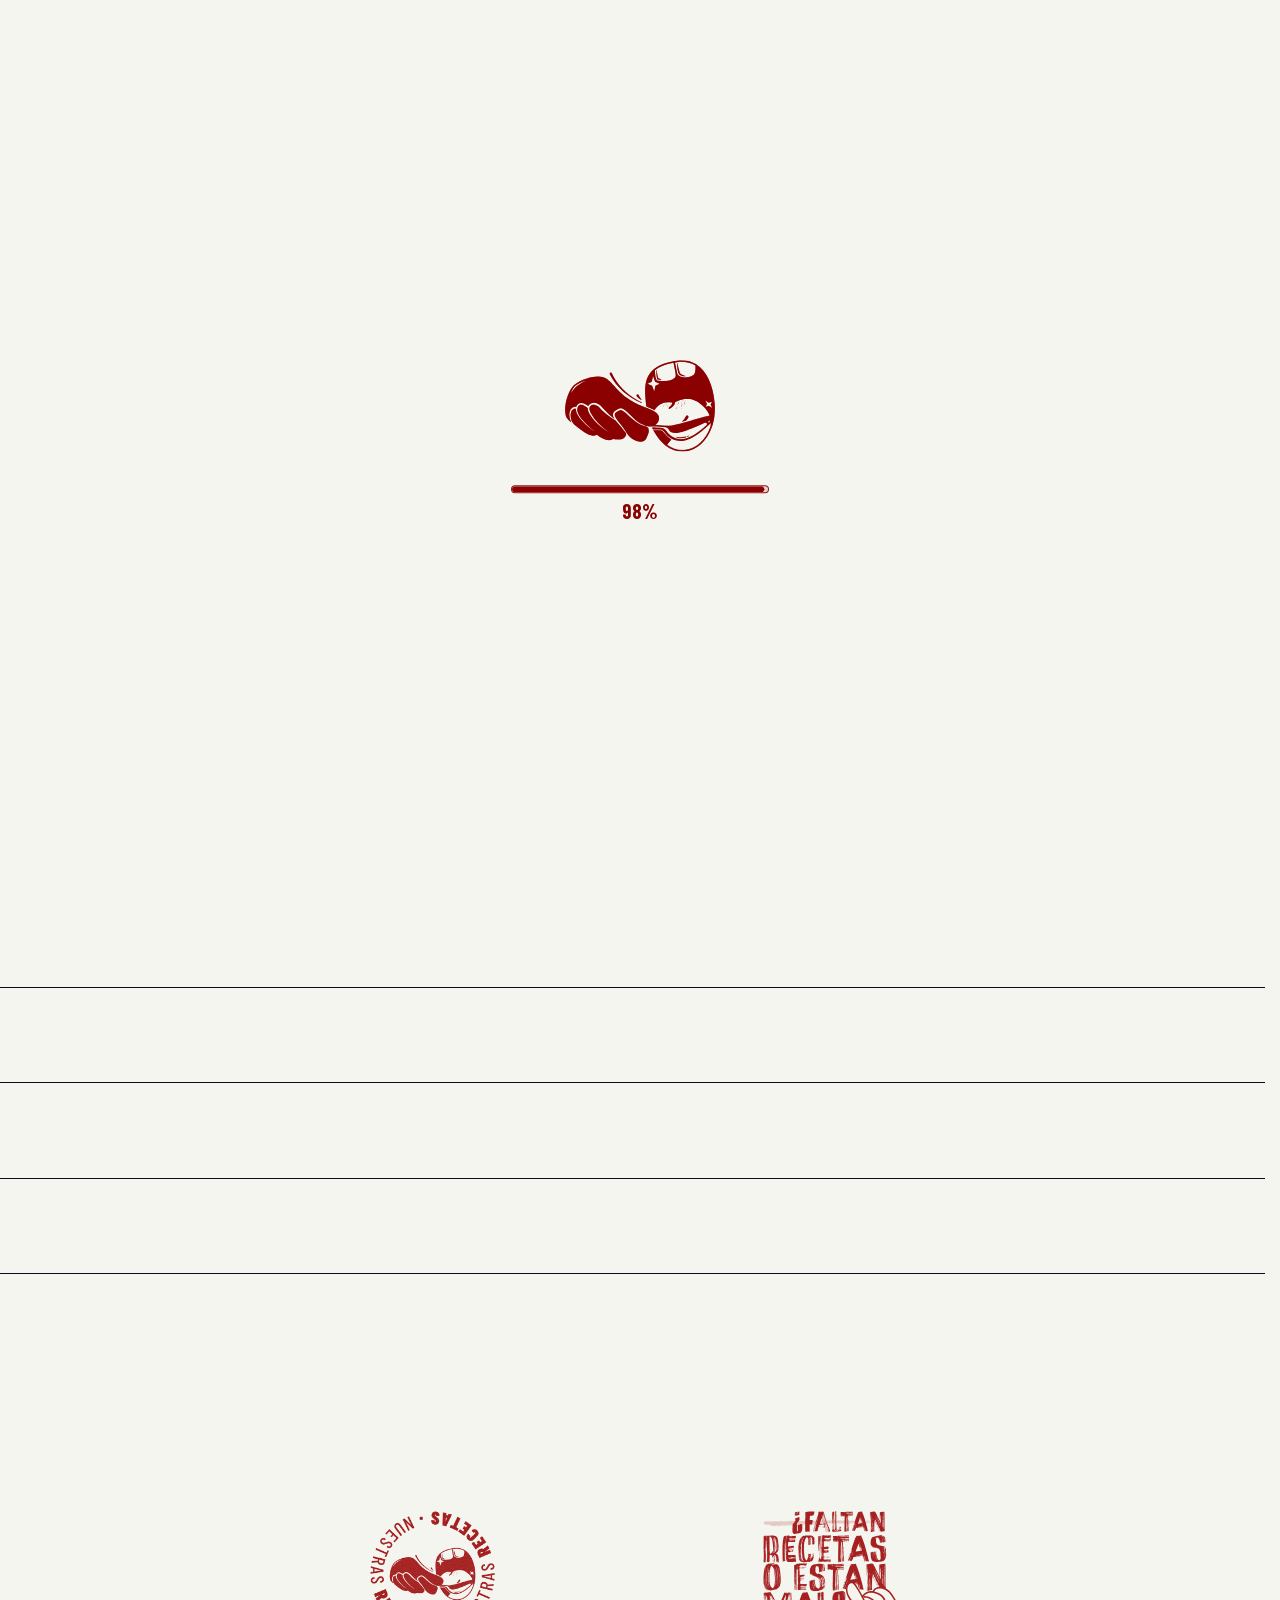
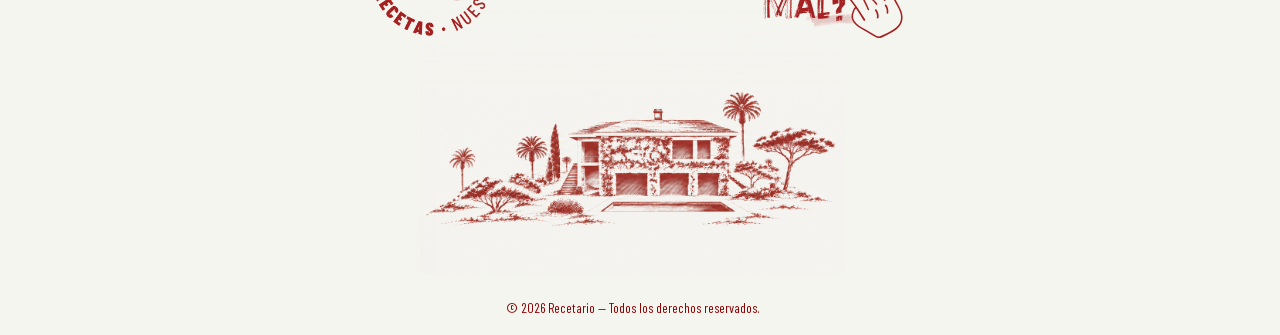
<file: index.html>
<!DOCTYPE html>
<html lang="es">
<head>
	<meta charset="utf-8">
	<meta name="referrer" content="strict-origin-when-cross-origin">
	<meta name="viewport" content="width=device-width, initial-scale=1">
	<script>
		try {
			if (sessionStorage.getItem('introPortadaVista') !== '29' && !matchMedia('(prefers-reduced-motion: reduce)').matches) {
				document.documentElement.classList.add('intro-pending');
			}
		} catch {}
	</script>
	<title>Cuaderno de recetas</title>
	<link rel="icon" type="image/svg" sizes="32x32" href="./images/Logo_Recipes.svg?v=burgundy-20261118">
	<link rel="icon" type="image/png" sizes="180x180" href="./apple-touch-icon.png">
	<link rel="apple-touch-icon" href="./apple-touch-icon.png">
	<link rel="manifest" href="./recetario.webmanifest">
	<link rel="preload" href="./fonts/BarlowCondensed-Bold-latin.woff2" as="font" type="font/woff2" crossorigin>
	<link rel="stylesheet" href="./css/fonts.css?v=marker-aid-20261117">
	<link rel="stylesheet" href="./css/footer.css?v=cta-hand-20261123">
	<link rel="preload" href="./fonts/BarlowCondensed-Regular-latin.woff2" as="font" type="font/woff2" crossorigin>
	<link rel="preload" href="./fonts/BarlowCondensed-Black-latin.woff2" as="font" type="font/woff2" crossorigin>
	<link rel="preload" href="./fonts/PlayfairDisplay-Italic-latin.woff2" as="font" type="font/woff2" crossorigin>
	<link rel="stylesheet" type="text/css" href="./css/styles.css?v=home-search-legibility-20261121">
	<style>
		/* Critical intro styles prevent an unstyled first frame while the rest of the page loads. */
		@font-face{
			font-family:"Barlow Condensed"; font-style:normal; font-weight:700; font-display:block;
			src:url("./fonts/BarlowCondensed-Bold-latin.woff2") format("woff2");
			unicode-range:U+0000-00FF, U+0131, U+0152-0153, U+02BB-02BC, U+02C6, U+02DA, U+02DC, U+0304, U+0308, U+0329, U+2000-206F, U+20AC, U+2122, U+2191, U+2193, U+2212, U+2215, U+FEFF, U+FFFD;
		}
		.IntroPortada-activa{overflow:hidden}
		.IntroPortada{--intro-fill-ease:cubic-bezier(.65,0,.35,1);display:none;position:fixed;inset:0;z-index:1000;overflow:hidden;background:transparent}
		html.intro-pending body>:not(.IntroPortada){visibility:hidden}
		html.intro-pending .IntroPortada,body.IntroPortada-activa>.IntroPortada{display:block}
		.IntroPortada_Fondo{position:absolute;inset:0;z-index:2;background:rgb(245,245,240);transform:translate3d(0,0,0);transition:transform 900ms cubic-bezier(.76,0,.18,1);will-change:transform}
		.IntroPortada_Escena{position:absolute;left:50%;top:49%;transform:translate(-50%,-50%);display:grid;justify-items:center;gap:clamp(24px,3vw,34px)}
		.IntroPortada_Marca{position:relative;width:clamp(94px,calc(14vw - 10px),150px);aspect-ratio:814.95/496.1;display:grid;place-items:center}
		.IntroPortada_Logo{position:absolute;inset:0;width:100%;height:100%;object-fit:contain}
		.IntroPortada_Logo--base{opacity:.5}
		.IntroPortada_Logo--fill{overflow:visible}
		.IntroPortada_Progreso{display:block;width:clamp(160px,21.5vw,258px);height:8px;min-height:8px;overflow:hidden;border:1px solid rgba(139,0,0,.9);border-radius:999px;background:rgba(139,0,0,.14)}
		.IntroPortada_Indicador{display:grid;justify-items:center;gap:8px}
		.IntroPortada_Contador{font-family:"Barlow Condensed",sans-serif;font-weight:700;font-size:clamp(18px,2vw,20px);font-style:normal;line-height:1;color:rgb(139,0,0);font-variant-numeric:tabular-nums}
		.IntroPortada_Progreso span{display:block;width:100%;height:100%;border-radius:inherit;background:rgb(139,0,0);transform:scaleX(0);transform-origin:left center}
		.IntroPortada.is-revealing{pointer-events:none}
		.IntroPortada.is-revealing .IntroPortada_Fondo{transform:translate3d(0,-100%,0)}
		@media(max-width:600px){.IntroPortada_Escena{top:48%;gap:32px}.IntroPortada_Marca{width:clamp(100px,28vw,126px)}.IntroPortada_Progreso{width:min(50vw,188px)}}
		@media(max-height:520px){.IntroPortada_Escena{top:45%;gap:18px}.IntroPortada_Marca{width:min(21vh,132px)}.IntroPortada_Progreso{width:min(31vw,205px)}}
	</style>
	

	<link rel="preload" href="./fonts/BarlowCondensed-Medium-latin.woff2" as="font" type="font/woff2" crossorigin>
	<script src="./data/recetas.js?v=lubina-image-20261123" defer blocking="render"></script>
	<script src="./js/app.js?v=footer-four-seconds-20261128" defer blocking="render"></script>
<link rel="stylesheet" href="css/menu-cuenta.css?v=release-20261120"></head>

<body>
	<div class="IntroPortada" aria-hidden="true">
		<div class="IntroPortada_Fondo">
			<div class="IntroPortada_Escena">
				<div class="IntroPortada_Marca">
					<img class="IntroPortada_Logo IntroPortada_Logo--base" src="./images/Logo_Recipes.svg?v=burgundy-20261118" alt="">
					<svg class="IntroPortada_Logo IntroPortada_Logo--fill" viewBox="0 0 1000 609" aria-hidden="true">
						<defs><clipPath id="IntroLogoClip"><path id="IntroLogoFillPath" d="M0 614 Q500 974 1000 614 V609 H0 Z"/></clipPath></defs>
						<image href="./images/Logo_Recipes.svg?v=burgundy-20261118" width="1000" height="609" clip-path="url(#IntroLogoClip)"/>
					</svg>
				</div>
				<div class="IntroPortada_Indicador">
					<div class="IntroPortada_Progreso"><span></span></div>
					<span class="IntroPortada_Contador">0%</span>
				</div>
			</div>
		</div>
	</div>


<!-- CABECERA -->

		<header>
			<a href="./index.html?rev=mobile-photo-center-20261114" aria-label="Cuaderno de recetas, inicio" data-home-logo>
				<img src="./images/Logo_Recipes.svg?v=burgundy-20261118" alt="Cuaderno de recetas">
			</a>
	</header>

<!-- TITULO -->
	<section class="SEC_Titulo SEC_Titulo--home">
		<div class="TXT_Buscador">
			<h1 class="Title Title--composed" aria-label="Nuestro cuaderno de recetas"><div class="HomeTitleReserve" aria-hidden="true">
				<span >Nuestro</span>CUADERNO<br>
				<span>de</span>RECETAS</div>
                <svg class="HomeTitleArtwork" viewBox="10 0 588 360" preserveAspectRatio="xMinYMid meet" aria-hidden="true" focusable="false">
                    <text class="HomeTitleScript" style="--word:0" x="18" y="108" font-size="118" textLength="397" lengthAdjust="spacingAndGlyphs">Nuestro</text>
                    <text class="HomeTitleBlock" style="--word:1" x="10" y="232" font-size="150" textLength="588" lengthAdjust="spacingAndGlyphs">CUADERNO</text>
                    <text class="HomeTitleScript HomeTitleScript--de" style="--word:2" x="18" y="346" font-size="110" textLength="88" lengthAdjust="spacingAndGlyphs">de</text>
                    <text class="HomeTitleBlock" style="--word:3" x="118" y="348" font-size="150" textLength="480" lengthAdjust="spacingAndGlyphs">RECETAS</text>
                </svg>
            </h1>

<!-- BUSCADOR -->
			<div class="Buscador">
				<svg class="search-icon" xmlns="http://www.w3.org/2000/svg"
		         width="16" height="16" viewBox="0 0 24 24"
		         fill="none" stroke="currentColor"
		         stroke-width="1.5"
		         stroke-linecap="round"
		         stroke-linejoin="round">
		        <circle cx="11" cy="11" r="8"></circle>
		        <path d="m21 21-4.3-4.3"></path>
		   		</svg>
		   		<label class="visually-hidden" for="BuscadorInput">Buscar una receta</label>
		   		<div class="HomeSearchEntry"><input id="BuscadorInput" type="search" placeholder="Buscar una receta..." autocomplete="off" aria-controls="BuscadorResultados" aria-expanded="false"><span class="HomeSearchPrompt" aria-hidden="true"><span style="--word:0">Buscar</span> <span style="--word:1">una</span> <span style="--word:2">receta...</span></span></div>
		   		<button class="Buscador_Borrar" type="button" aria-label="Borrar búsqueda" hidden>×</button>
		   		<div class="BuscadorResultados" id="BuscadorResultados" aria-live="polite"></div>
			</div>

		</div>
	</section>

<!-- CATEGORIAS -->

	<nav id="Categorias" aria-label="Categorías de recetas"></nav>

<!-- FOOTER -->

	<footer class="SiteFooter" id="Footer"><div class="FooterBrand"><img class="FooterLogo" src="./video/Logo_Circle_GIF.gif?v=transparent-20261023" data-animated-src="./video/Logo_Circle_GIF.gif?v=transparent-20261023" data-static-src="./images/Logo_Recipes.svg?v=burgundy-20261118" alt="Cuaderno de recetas" width="200" height="200" loading="lazy" decoding="async"></div><div class="FooterInvitation"><a href="./participa.html" aria-label="¿Faltan recetas o están mal? Ir a La Cuenta">
		<svg aria-hidden="true" focusable="false" viewBox="0 0 134.71 121.73" data-footer-artwork="./images/navbar/FaltanRecetas_CTA.svg?v=footer-fill-20261128">
		<g data-reveal-word style="--word:0"><use data-part="faltan"></use></g>
		<g data-reveal-word style="--word:1"><use data-part="recetas"></use></g>
		<g data-reveal-word style="--word:2"><use data-part="o-estan"></use></g>
		<g data-reveal-word style="--word:3"><use data-part="mal"></use></g>
		<use data-part="trazo-1"></use>
		<use data-part="trazo-2"></use>
		<g data-reveal-word style="--word:4"><use data-part="mano"></use></g>
		</svg>
	</a></div><div class="FooterLandscape" aria-hidden="true"><img src="./images/footer-casa-final.jpg" alt="" width="1100" height="724" loading="lazy" decoding="async"></div><div class="FooterCopyright">© 2026 Recetario — Todos los derechos reservados.</div></footer>


<!-- JS SCRIPT -->

<script>if(["localhost","127.0.0.1"].includes(location.hostname)&&new URLSearchParams(location.search).get("ajuste")==="1"){const s=document.createElement("script");s.src="./editor/receiver.js";document.body.append(s);}</script></body>
</html>
</file>
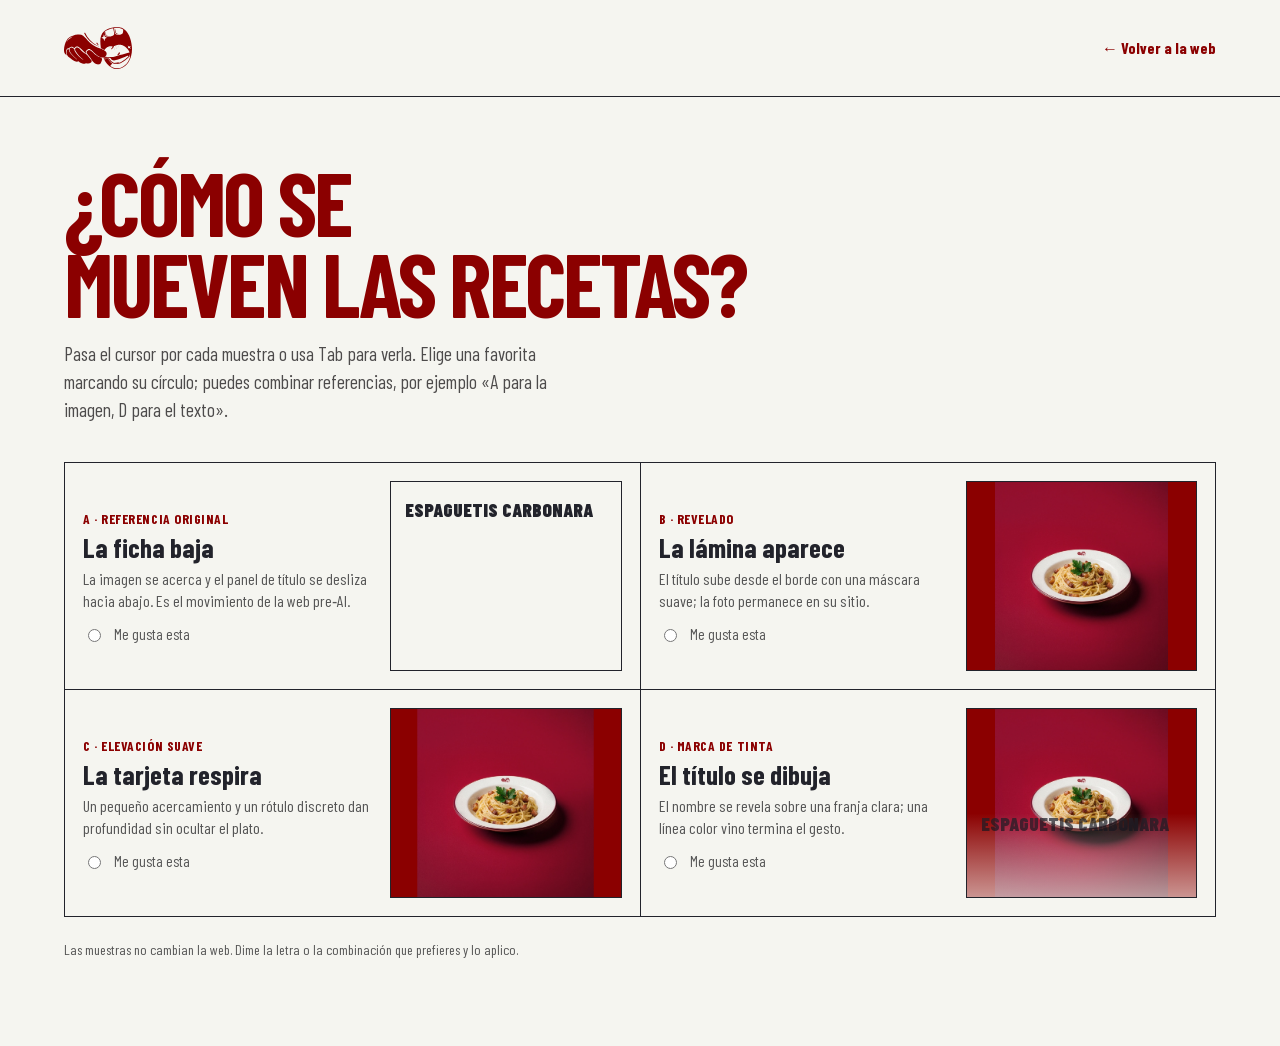
<file: animation-lab.html>
<!doctype html>
<html lang="es">
<head>
	<meta charset="utf-8">
	<meta name="viewport" content="width=device-width, initial-scale=1">
	<title>Laboratorio de movimiento · Cuaderno de recetas</title>
	<link rel="stylesheet" href="./css/fonts.css">
	<style>
		:root{color-scheme:light;--paper:#f5f5f0;--red:#8b0000;--ink:#22232b;--line:#d5d2c9;--ease:cubic-bezier(.22,1,.36,1)}
		*{box-sizing:border-box}body{margin:0;background:var(--paper);color:var(--ink);font-family:"Barlow Condensed",sans-serif}
		header{padding:22px clamp(20px,5vw,72px);border-bottom:1px solid var(--ink);display:flex;align-items:center;justify-content:space-between}
		header img{width:68px;height:52px;object-fit:contain}header a{color:var(--red);font-weight:700;text-decoration:none}
		main{max-width:1320px;margin:auto;padding:clamp(24px,5vw,64px)}
		h1{margin:0;color:var(--red);font-size:clamp(2.8rem,7vw,6rem);line-height:.9;text-transform:uppercase;letter-spacing:-.03em}
		.lede{max-width:62ch;font-size:1.2rem;line-height:1.45;color:#4d4b4b;margin:18px 0 38px}
		.options{display:grid;grid-template-columns:repeat(2,minmax(0,1fr));border-top:1px solid var(--ink);border-left:1px solid var(--ink)}
		.option{padding:18px;border-right:1px solid var(--ink);border-bottom:1px solid var(--ink);display:grid;grid-template-columns:minmax(0,1fr) minmax(170px,.8fr);gap:18px;align-items:center;transition:background-color .2s ease}
		.option:has(input:checked){background:#ebe9e1}
		.option input{position:absolute;opacity:0;pointer-events:none}
		.option label{cursor:pointer;display:block}.number{color:var(--red);font-size:.85rem;letter-spacing:.04em;font-weight:700}
		h2{font-size:1.7rem;line-height:1;margin:7px 0}.description{margin:0;color:#555;font-size:1rem;line-height:1.35}
		.preview{height:190px;position:relative;overflow:hidden;border:1px solid var(--ink);background:#8b0000;cursor:pointer;isolation:isolate}
		.photo{position:absolute;inset:0;background:url('./Recetas_IMG/Pasta_Carbonara_web.jpg') center / contain no-repeat;transition:transform .65s var(--ease)}
		.caption{position:absolute;inset:0;background:var(--paper);padding:18px 14px;font-weight:900;text-transform:uppercase;display:flex;align-items:flex-start;transition:transform .55s var(--ease)}
		.caption span{font-size:1.18rem;line-height:1.05}.preview:hover .photo{transform:scale(1.5)}
		.a:hover .caption,.a:focus-visible .caption{transform:translateY(65%)}
		.b .caption{inset:auto 0 0;height:48%;transform:translateY(100%);clip-path:inset(0 0 100% 0);transition:transform .55s var(--ease),clip-path .55s var(--ease)}
		.b:hover .caption,.b:focus-visible .caption{transform:translateY(0);clip-path:inset(0)}
		.c .photo{transform:scale(1.02)}.c:hover .photo,.c:focus-visible .photo{transform:scale(1.08)}
		.c .caption{inset:auto 10px 10px;height:auto;transform:translateY(8px);opacity:0;border-radius:8px;transition:transform .35s var(--ease),opacity .25s ease}
		.c:hover .caption,.c:focus-visible .caption{transform:translateY(0);opacity:1}
		.d .caption{background:linear-gradient(to top,rgba(245,245,240,.96),rgba(245,245,240,0) 85%);inset:auto 0 0;height:60%;transform:translateY(12px);opacity:.72;transition:transform .45s var(--ease),opacity .3s ease}
		.d .caption span:after{content:"";display:block;width:0;height:3px;margin-top:7px;background:var(--red);transition:width .45s var(--ease)}
		.d:hover .caption,.d:focus-visible .caption{transform:translateY(0);opacity:1}.d:hover .caption span:after,.d:focus-visible .caption span:after{width:100%}
		.choice{display:flex;align-items:center;gap:10px;margin-top:14px;font-size:.95rem;color:#555}.choice input{position:static;opacity:1;pointer-events:auto;accent-color:var(--red)}
		footer{padding:24px 0;color:#555;font-size:.9rem}
		@media(max-width:760px){.options{grid-template-columns:1fr}.option{grid-template-columns:1fr}.preview{height:220px}}
		@media(prefers-reduced-motion:reduce){*,*:before,*:after{transition-duration:.01ms!important;animation-duration:.01ms!important}}
	</style>
</head>
<body>
	<header><img src="./images/Logo_Recipes.svg" alt="Cuaderno de recetas"><a href="./index.html">← Volver a la web</a></header>
	<main>
		<h1>¿Cómo se<br>mueven las recetas?</h1>
		<p class="lede">Pasa el cursor por cada muestra o usa Tab para verla. Elige una favorita marcando su círculo; puedes combinar referencias, por ejemplo «A para la imagen, D para el texto».</p>
		<section class="options" aria-label="Opciones de animación para tarjetas">
			<article class="option">
				<div><label for="motion-a"><span class="number">A · REFERENCIA ORIGINAL</span><h2>La ficha baja</h2><p class="description">La imagen se acerca y el panel de título se desliza hacia abajo. Es el movimiento de la web pre‑AI.</p></label><div class="choice"><input id="motion-a" name="favorite" type="radio" value="A"><label for="motion-a">Me gusta esta</label></div></div>
				<div class="preview a" tabindex="0" aria-label="Vista previa de la opción A"><div class="photo"></div><div class="caption"><span>Espaguetis carbonara</span></div></div>
			</article>
			<article class="option">
				<div><label for="motion-b"><span class="number">B · REVELADO</span><h2>La lámina aparece</h2><p class="description">El título sube desde el borde con una máscara suave; la foto permanece en su sitio.</p></label><div class="choice"><input id="motion-b" name="favorite" type="radio" value="B"><label for="motion-b">Me gusta esta</label></div></div>
				<div class="preview b" tabindex="0" aria-label="Vista previa de la opción B"><div class="photo"></div><div class="caption"><span>Espaguetis carbonara</span></div></div>
			</article>
			<article class="option">
				<div><label for="motion-c"><span class="number">C · ELEVACIÓN SUAVE</span><h2>La tarjeta respira</h2><p class="description">Un pequeño acercamiento y un rótulo discreto dan profundidad sin ocultar el plato.</p></label><div class="choice"><input id="motion-c" name="favorite" type="radio" value="C"><label for="motion-c">Me gusta esta</label></div></div>
				<div class="preview c" tabindex="0" aria-label="Vista previa de la opción C"><div class="photo"></div><div class="caption"><span>Espaguetis carbonara</span></div></div>
			</article>
			<article class="option">
				<div><label for="motion-d"><span class="number">D · MARCA DE TINTA</span><h2>El título se dibuja</h2><p class="description">El nombre se revela sobre una franja clara; una línea color vino termina el gesto.</p></label><div class="choice"><input id="motion-d" name="favorite" type="radio" value="D"><label for="motion-d">Me gusta esta</label></div></div>
				<div class="preview d" tabindex="0" aria-label="Vista previa de la opción D"><div class="photo"></div><div class="caption"><span>Espaguetis carbonara</span></div></div>
			</article>
		</section>
		<footer>Las muestras no cambian la web. Dime la letra o la combinación que prefieres y lo aplico.</footer>
	</main>
</body>
</html>
</file>
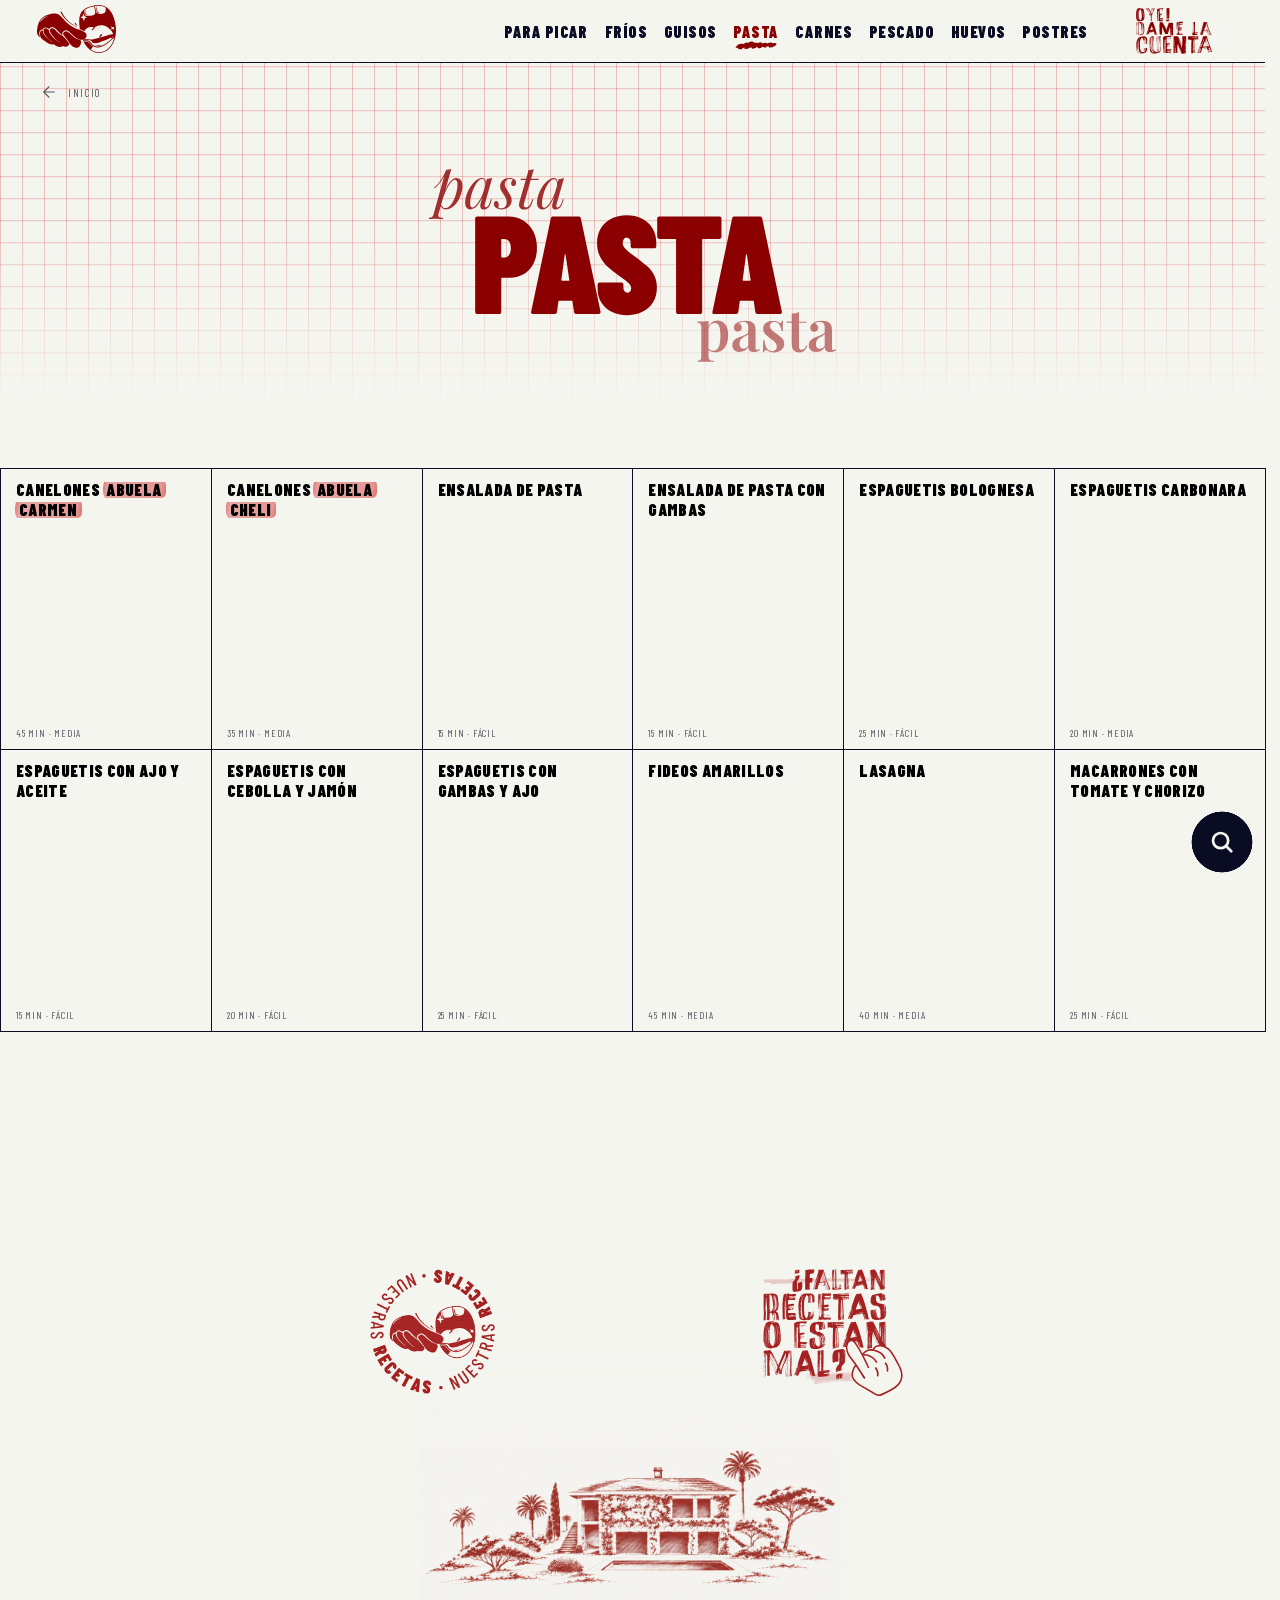
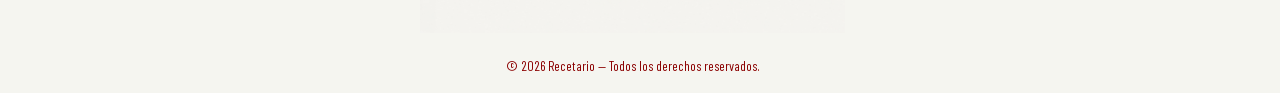
<file: categoria.html>
<!DOCTYPE html>
<html lang="es">
<head>
	<meta charset="utf-8">
	<meta name="referrer" content="strict-origin-when-cross-origin">
	<meta name="viewport" content="width=device-width, initial-scale=1, viewport-fit=cover">
	<title>Cuaderno de recetas</title>
	<link rel="icon" type="image/svg" sizes="32x32" href="./images/Logo_Recipes.svg?v=burgundy-20261118">
	<link rel="icon" type="image/png" sizes="180x180" href="./apple-touch-icon.png">
	<link rel="apple-touch-icon" href="./apple-touch-icon.png">
	<link rel="manifest" href="./recetario.webmanifest">
	<link rel="stylesheet" href="./css/fonts.css?v=marker-aid-20261117">
	<link rel="stylesheet" href="./css/footer.css?v=cta-hand-20261123">
	<link rel="preload" href="./fonts/BarlowCondensed-Regular-latin.woff2" as="font" type="font/woff2" crossorigin>
	<link rel="preload" href="./fonts/BarlowCondensed-Black-latin.woff2" as="font" type="font/woff2" crossorigin>
	<link rel="preload" href="./fonts/PlayfairDisplay-Italic-latin.woff2" as="font" type="font/woff2" crossorigin>
	<link rel="stylesheet" type="text/css" href="./css/styles_CATEGORIA.css?v=grid-full-width-20261123">

	<link rel="stylesheet" href="./css/mobile-tools.css?v=search-mobile-type-20261121">
	<link rel="stylesheet" href="./css/photo-zoom.css?v=recipe-opening-20261121">

	<link rel="preload" href="./fonts/BarlowCondensed-Medium-latin.woff2" as="font" type="font/woff2" crossorigin>
	<link rel="preload" href="./fonts/BarlowCondensed-Bold-latin.woff2" as="font" type="font/woff2" crossorigin>
	<script src="./data/recetas.js?v=lubina-image-20261123" defer blocking="render"></script>
	<script src="./js/app.js?v=footer-four-seconds-20261128" defer blocking="render"></script>
	<script src="./js/mobile-tools.js?v=search-mobile-keyboard-20261121" defer blocking="render"></script>
	<script src="./js/photo-zoom.js?v=mobile-refine-20261121" defer></script>
<link rel="stylesheet" href="css/menu-cuenta.css?v=release-20261120"></head>

<body>

<!-- CABECERA -->

	<header class="SiteHeader">

		<!-- Logo -->
			<a href="./index.html?rev=mobile-photo-center-20261114">
				<img src="./images/Logo_Recipes.svg?v=burgundy-20261118" alt="Cuaderno de recetas">
			</a>

		<!-- Menu Desktop -->

			<nav class="MenuDesktop" aria-label="Navegación principal"></nav>

		<!-- Menu Tactil -->

			<button class="MenuToggle" type="button" aria-label="Abrir menú"
				aria-expanded="false" aria-controls="MenuMobile">
				<svg viewBox="0 0 32 32" aria-hidden="true">
					<path class="ml ml-a" d="M27 10 13 10C10.8 10 9 8.2 9 6 9 3.5 10.8 2 13 2 15.2 2 17 3.8 17 6L17 26C17 28.2 18.8 30 21 30 23.2 30 25 28.2 25 26 25 23.8 23.2 22 21 22L7 22"/>
					<path class="ml" d="M7 16 27 16"/>
				</svg>
			</button>

			<nav class="MenuMobile" id="MenuMobile" aria-hidden="true" inert>

			<!-- Menu del dia -->
				<div class="MenuMobile_Titulo" aria-label="El menú del día es…"><svg aria-hidden="true" focusable="false" xmlns="http://www.w3.org/2000/svg" viewBox="0 0 135.38 88.51" fill="#8b0000"><g data-reveal-word="" style="--word:1"><use href="./images/navbar/Menu_mobile_v4_shapes.svg?v=shapes-20261118#word-0"/></g><g data-reveal-word="" style="--word:3"><use href="./images/navbar/Menu_mobile_v4_shapes.svg?v=shapes-20261118#word-1"/></g><g data-reveal-word="" style="--word:2"><use href="./images/navbar/Menu_mobile_v4_shapes.svg?v=shapes-20261118#word-2"/></g><g data-reveal-word="" style="--word:0"><use href="./images/navbar/Menu_mobile_v4_shapes.svg?v=shapes-20261118#word-3"/></g><g data-reveal-word="" style="--word:4"><use href="./images/navbar/Menu_mobile_v4_shapes.svg?v=shapes-20261118#word-4"/></g></svg></div>

			<!-- Categorias Mobile -->

					<div class="MenuMobile_Categorias">
					</div>
			</nav>

	</header>

<!-- TITULO SECCION -->

	<section class="SEC_Titulo">
		<a href="./index.html?rev=mobile-photo-center-20261114" class="back_page" style="position: absolute; top:10px;left:30px;"><svg id="Sign" width="18" height="18" viewBox="0 0 24 24" fill="none" stroke="currentColor" stroke-width="1.5" stroke-linecap="round" stroke-linejoin="round" style="scale: -1;">
			<path d="M5 12h14"></path><path d="m12 5 7 7-7 7"></path>
			</svg> Inicio</a>
		<h1 class="Title" id="CatTitulo"></h1>
	</section>

<!-- GRID RECETAs -->

	<section class="Recetas" id="Recetas" aria-label="Recetas de la categoría" tabindex="-1"></section>

<!-- FOOTER -->

	<footer class="SiteFooter" id="Footer"><div class="FooterBrand"><img class="FooterLogo" src="./video/Logo_Circle_GIF.gif?v=transparent-20261023" data-animated-src="./video/Logo_Circle_GIF.gif?v=transparent-20261023" data-static-src="./images/Logo_Recipes.svg?v=burgundy-20261118" alt="Cuaderno de recetas" width="200" height="200" loading="lazy" decoding="async"></div><div class="FooterInvitation"><a href="./participa.html" aria-label="¿Faltan recetas o están mal? Ir a La Cuenta">
		<svg aria-hidden="true" focusable="false" viewBox="0 0 134.71 121.73" data-footer-artwork="./images/navbar/FaltanRecetas_CTA.svg?v=footer-fill-20261128">
		<g data-reveal-word style="--word:0"><use data-part="faltan"></use></g>
		<g data-reveal-word style="--word:1"><use data-part="recetas"></use></g>
		<g data-reveal-word style="--word:2"><use data-part="o-estan"></use></g>
		<g data-reveal-word style="--word:3"><use data-part="mal"></use></g>
		<use data-part="trazo-1"></use>
		<use data-part="trazo-2"></use>
		<g data-reveal-word style="--word:4"><use data-part="mano"></use></g>
		</svg>
	</a></div><div class="FooterLandscape" aria-hidden="true"><img src="./images/footer-casa-final.jpg" alt="" width="1100" height="724" loading="lazy" decoding="async"></div><div class="FooterCopyright">© 2026 Recetario — Todos los derechos reservados.</div></footer>

<!-- CATEGORY TOOLS -->
	<div class="MobileTools" id="MobileTools" role="group" aria-label="Herramientas de recetas" hidden>
		<div class="MobileTools_Options" id="MobileToolsOptions" inert>
		<button type="button" data-layout-toggle aria-label="Cambiar a una columna" aria-pressed="false" aria-controls="Recetas">
			<span class="MobileTools_Label">VISTA</span><svg class="MobileTools_Grid" viewBox="0 0 24 24" fill="currentColor" aria-hidden="true"><rect x="3" y="3" width="6" height="6" rx="1.5"/><rect x="12" y="3" width="6" height="6" rx="1.5"/><rect x="3" y="14" width="6" height="6" rx="1.5"/><rect x="12" y="14" width="6" height="6" rx="1.5"/></svg>
		</button>
		<button type="button" data-search-open aria-label="Buscar una receta" aria-controls="MobileSearch" aria-expanded="false" aria-haspopup="dialog">
			<span class="MobileTools_Label">BUSCAR</span><svg viewBox="0 0 24 24" fill="none" stroke="currentColor" stroke-width="1.8" stroke-linecap="round" aria-hidden="true"><circle cx="10.5" cy="10.5" r="6.5"/><path d="m15.5 15.5 5 5"/></svg>
		</button>
		</div>
		<button class="MobileTools_Toggle" type="button" data-tools-toggle aria-label="Mostrar opciones de recetas" aria-expanded="false" aria-controls="MobileToolsOptions">
			<svg data-tools-plus viewBox="0 0 24 24" fill="none" stroke="currentColor" stroke-width="1.8" stroke-linecap="round" aria-hidden="true"><path d="M12 5v14M5 12h14"/></svg>
			<svg data-tools-search viewBox="0 0 24 24" fill="none" stroke="currentColor" stroke-width="1.8" stroke-linecap="round" aria-hidden="true"><circle cx="10.5" cy="10.5" r="6.5"/><path d="m15.5 15.5 5 5"/></svg>
		</button>
	</div>
	<dialog class="MobileSearch" id="MobileSearch" aria-labelledby="MobileSearchTitle">
		<div class="MobileSearch_Shade" aria-hidden="true"></div>
		<div class="MobileSearch_Stage">
			<div class="MobileSearch_Surface"></div>
			<div class="MobileSearch_Panel">
				<div class="MobileSearch_Content">
					<div class="MobileSearch_Top"><h2 id="MobileSearchTitle">Buscar receta</h2><button type="button" data-search-close aria-label="Cerrar buscador">×</button></div>
					<form role="search"><svg viewBox="0 0 24 24" fill="none" stroke="currentColor" stroke-width="1.8" stroke-linecap="round" aria-hidden="true"><circle cx="10.5" cy="10.5" r="6.5"/><path d="m15.5 15.5 5 5"/></svg><input type="search" aria-label="Buscar en todas las recetas" placeholder="¿Qué te apetece cocinar?" autocomplete="off" enterkeyhint="search"><button type="button" data-search-clear aria-label="Borrar búsqueda" hidden>×</button></form>
					<p class="MobileSearch_Status" role="status" aria-live="polite"></p>
					<div class="MobileSearch_Results"></div>
				</div>
			</div>
		</div>
	</dialog>

<!-- MODAL RECETA -->

	<div class="ModalReceta" id="ModalReceta" aria-hidden="true" role="dialog" aria-modal="true" aria-labelledby="ModalTitulo" tabindex="-1">

		<div class="ModalReceta_Contenedor">

	<!-- CABECERA -->

			<header class="ModalReceta_Header">
				<img src="./images/Logo_Recipes.svg?v=burgundy-20261118" alt="">
				<button
					class="ModalReceta_Cerrar"
					type="button"
					aria-label="Cerrar receta">
					×
				</button>
			</header>

	<!-- CONTENIDO -->

			<div class="ModalReceta_Contenido">
				<div class="ModalReceta_Imagen">
					<img id="ModalImg" src="./images/tor-placeholder.jpg" alt="">
				</div>
				<article class="ModalReceta_Info">
					<div class="ModalReceta_Desplazable">
						<header class="ModalReceta_Titulo">
							<h2 id="ModalTitulo"></h2>
							<div class="ModalReceta_Datos" id="ModalDatos"></div>
						</header>
						<div class="ModalReceta_Cuerpo">
							<section class="ModalReceta_Seccion">
								<h3>Ingredientes</h3>
								<ul id="ModalIng"></ul>
							</section>
							<section class="ModalReceta_Seccion ModalReceta_Pasos">
								<h3>Pasos</h3>
								<ol id="ModalPasos"></ol>
							</section>
						</div>
					</div>
					<footer class="ModalReceta_Footer">
						<button class="ModalReceta_Volver" type="button">VOLVER</button>
					</footer>
				</article>
			</div>
		</div>
	</div>


<!-- JS SCRIPT -->
<script>if(["localhost","127.0.0.1"].includes(location.hostname)&&new URLSearchParams(location.search).get("ajuste")==="1"){const s=document.createElement("script");s.src="./editor/receiver.js";document.body.append(s);}</script></body>
</html>
</file>
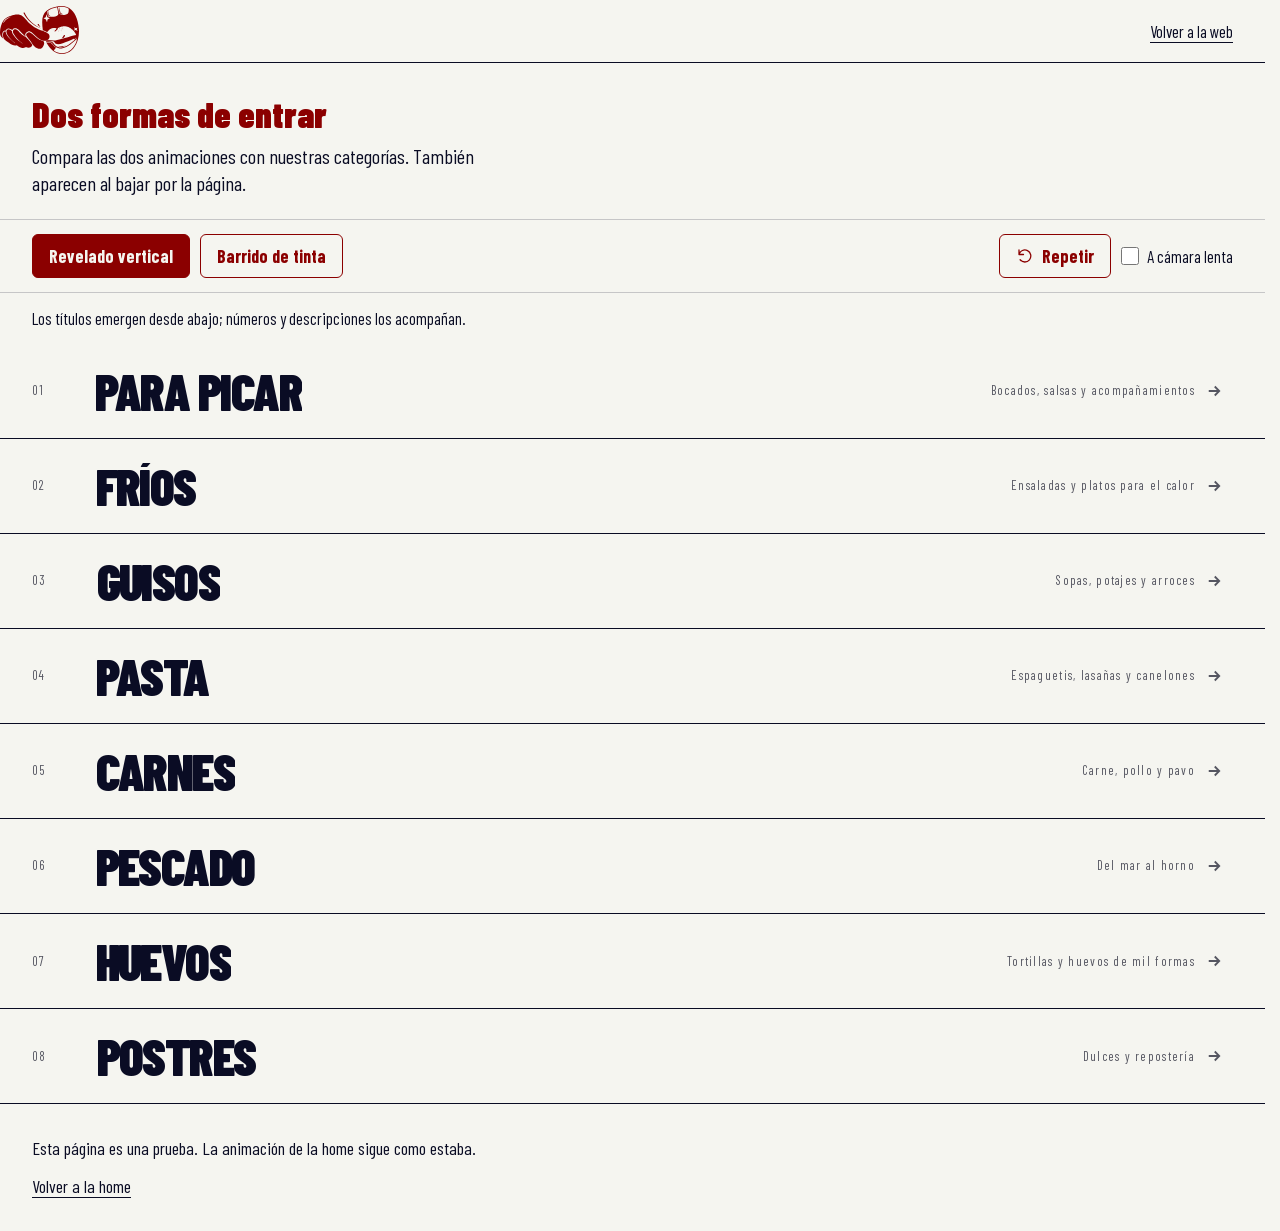
<file: home-motion-lab.html>
<!DOCTYPE html>
<html lang="es">
<head>
 <meta charset="utf-8">
 <meta name="viewport" content="width=device-width, initial-scale=1">
 <title>Entradas de categorías · Cuaderno de recetas</title>
 <link rel="icon" type="image/svg+xml" href="./images/Logo_Recipes.svg">
 <link rel="stylesheet" href="./css/fonts.css">
 <link rel="preload" href="./fonts/BarlowCondensed-Black-latin.woff2" as="font" type="font/woff2" crossorigin>
 <link rel="stylesheet" href="./css/styles.css?v=mobile-refine-20261113">
 <link rel="stylesheet" href="./css/home-motion-lab.css?v=20261113a">
 <script defer src="./data/recetas.js?v=recipe-images-20261110"></script>
 <script defer src="./js/home-motion-lab.js?v=20261113a"></script>
</head>
<body class="HomeMotionLab">
 <header class="HomeMotionLab_Header"><a href="./index.html" aria-label="Volver a la home"><img src="./images/Logo_Recipes.svg" alt="Cuaderno de recetas"></a><a class="HomeMotionLab_Back" href="./index.html">Volver a la web</a></header>
 <main>
  <div class="HomeMotionLab_Intro"><h1>Dos formas de entrar</h1><p>Compara las dos animaciones con nuestras categorías. También aparecen al bajar por la página.</p></div>
  <div class="HomeMotionLab_Controls" aria-label="Opciones de animación">
   <div class="HomeMotionLab_Variants" role="group" aria-label="Tipo de entrada"><button type="button" data-mode="vertical" aria-pressed="true">Revelado vertical</button><button type="button" data-mode="ink" aria-pressed="false">Barrido de tinta</button></div>
   <div class="HomeMotionLab_Playback"><button class="HomeMotionLab_Replay" type="button" id="HomeMotionReplay"><svg viewBox="0 0 24 24" aria-hidden="true" fill="none" stroke="currentColor" stroke-width="1.7" stroke-linecap="round" stroke-linejoin="round"><path d="M4 10a8 8 0 1 1 1.5 7M4 4v6h6"/></svg>Repetir</button><label><input type="checkbox" id="HomeMotionSlow">A cámara lenta</label></div>
  </div>
  <p class="HomeMotionLab_Status" id="HomeMotionStatus" role="status" aria-live="polite">Los títulos emergen desde abajo; números y descripciones los acompañan.</p>
  <nav id="HomeMotionCategories" aria-label="Categorías de recetas"></nav>
 </main>
 <div class="HomeMotionLab_End"><p>Esta página es una prueba. La animación de la home sigue como estaba.</p><a href="./index.html">Volver a la home</a></div>
</body>
</html>
</file>
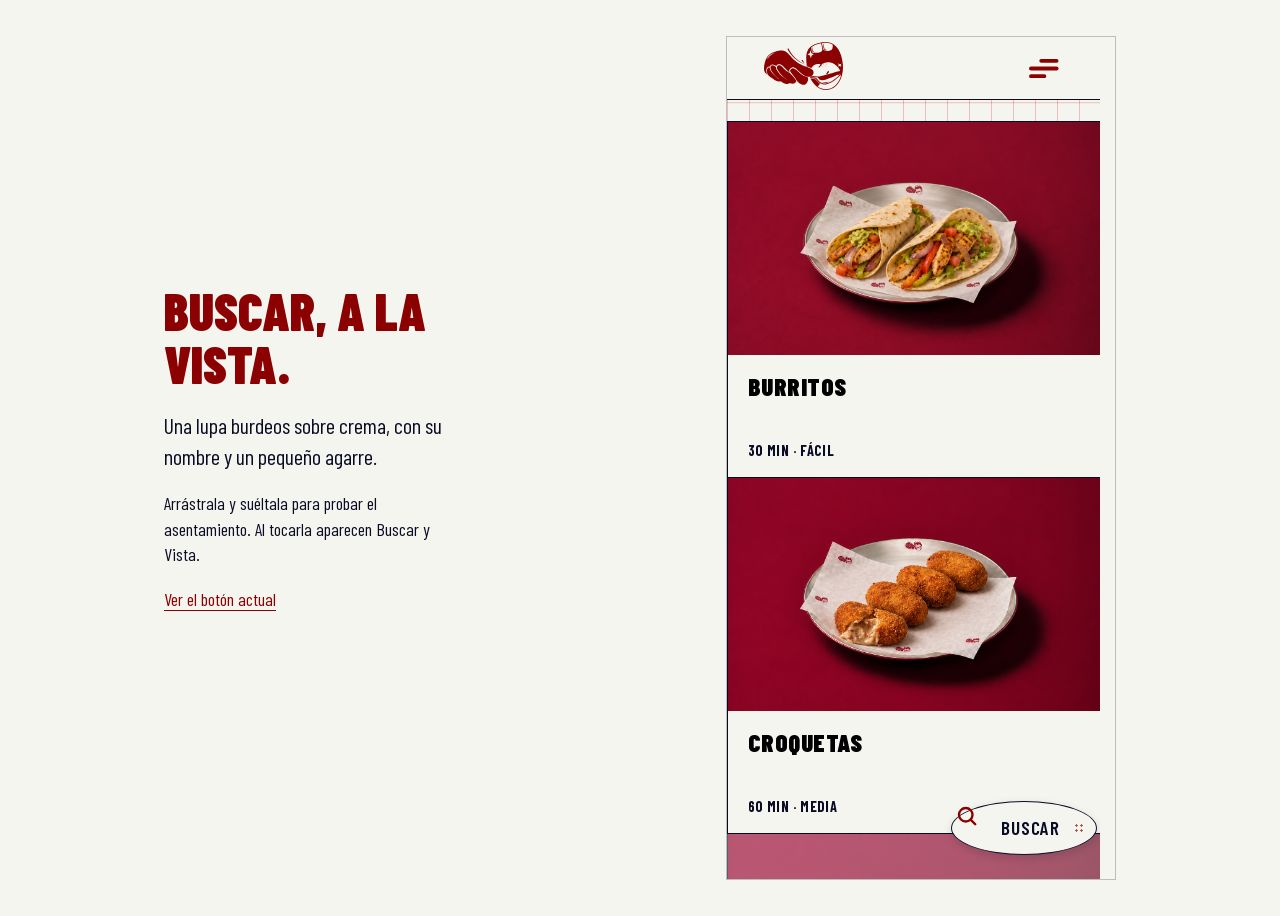
<file: lupa-propuesta.html>
<!doctype html>
<html lang="es">
<head>
 <meta charset="utf-8">
 <meta name="viewport" content="width=device-width,initial-scale=1">
 <meta name="robots" content="noindex,nofollow">
 <title>Propuesta de lupa · Cuaderno de recetas</title>
 <link rel="stylesheet" href="./css/fonts.css">
 <style>
  *{box-sizing:border-box}body{margin:0;background:#f5f5f0;color:#0a0c24;font-family:'Barlow Condensed',sans-serif}
  main{max-width:1000px;margin:auto;padding:36px 24px;display:grid;grid-template-columns:minmax(220px,1fr) 390px;gap:64px;align-items:center}
  h1{font-size:52px;line-height:1.02;color:#8b0000;margin:0 0 20px;font-weight:800;max-width:300px}
  p{font-size:22px;line-height:1.4;max-width:290px;margin:0 0 20px}
  a{color:#8b0000;text-underline-offset:4px}a:focus-visible{outline:2px solid #8b0000;outline-offset:4px}
  iframe{display:block;border:1px solid rgba(10,12,36,.24);width:390px;height:844px;background:#f5f5f0;visibility:hidden}
  iframe.is-ready{visibility:visible}.hint{font-size:18px}
  @media(max-width:740px){main{display:block;padding:24px 0 0}header{padding:0 22px}h1{font-size:38px;max-width:none}p{font-size:19px;max-width:none;margin-bottom:12px}iframe{width:100%;height:calc(100dvh - 190px);min-height:540px;border-inline:0}.hint{font-size:16px}}
 </style>
</head>
<body>
 <main>
  <header>
   <h1>BUSCAR, A LA VISTA.</h1>
   <p>Una lupa burdeos sobre crema, con su nombre y un pequeño agarre.</p>
   <p class="hint">Arrástrala y suéltala para probar el asentamiento. Al tocarla aparecen Buscar y Vista.</p>
   <p class="hint"><a href="./categoria.html?c=otros">Ver el botón actual</a></p>
  </header>
  <iframe title="Propuesta interactiva en la página real" src="./categoria.html?c=otros&amp;rev=settle-20261121"></iframe>
 </main>
 <script>
  const frame=document.querySelector('iframe');
  frame.addEventListener('load',()=>{
   const doc=frame.contentDocument;
   const style=doc.createElement('style');
   style.textContent=`
    @media(max-width:700px){
     .MobileTools{width:146px}
     .MobileTools .MobileTools_Toggle{width:146px;height:54px;background:#f5f5f0;color:#8b0000;border:1.5px solid #0a0c24;outline:none;box-shadow:0 3px 9px rgba(10,12,36,.15)}
     .MobileTools_Toggle>svg{left:15px;top:14px;width:24px;height:24px}
     .MobileTools_Toggle::after{content:'BUSCAR';position:absolute;left:49px;top:0;height:51px;display:flex;align-items:center;font:600 19px/1 'Barlow Condensed',sans-serif;letter-spacing:.045em;color:#0a0c24}
     .MobileTools_Toggle::before{content:'';position:absolute;right:13px;top:22px;width:8px;height:10px;background:radial-gradient(circle at 1.5px 1.5px,#8b0000 1.2px,transparent 1.4px) 0 0/5px 5px;opacity:.65}
     .MobileTools.is-expanded .MobileTools_Toggle::after{content:'CERRAR'}
     .MobileTools_Blob{display:none}
     .MobileTools_Options>button{left:0;right:auto;background:#0a0c24}
    }
   `;
   doc.head.append(style);
   frame.contentWindow.dispatchEvent(new Event('resize'));
   frame.contentWindow.scrollTo(0,Math.round(frame.contentWindow.innerHeight*.9));
   frame.classList.add('is-ready');
  });
 </script>
</body>
</html>
</file>
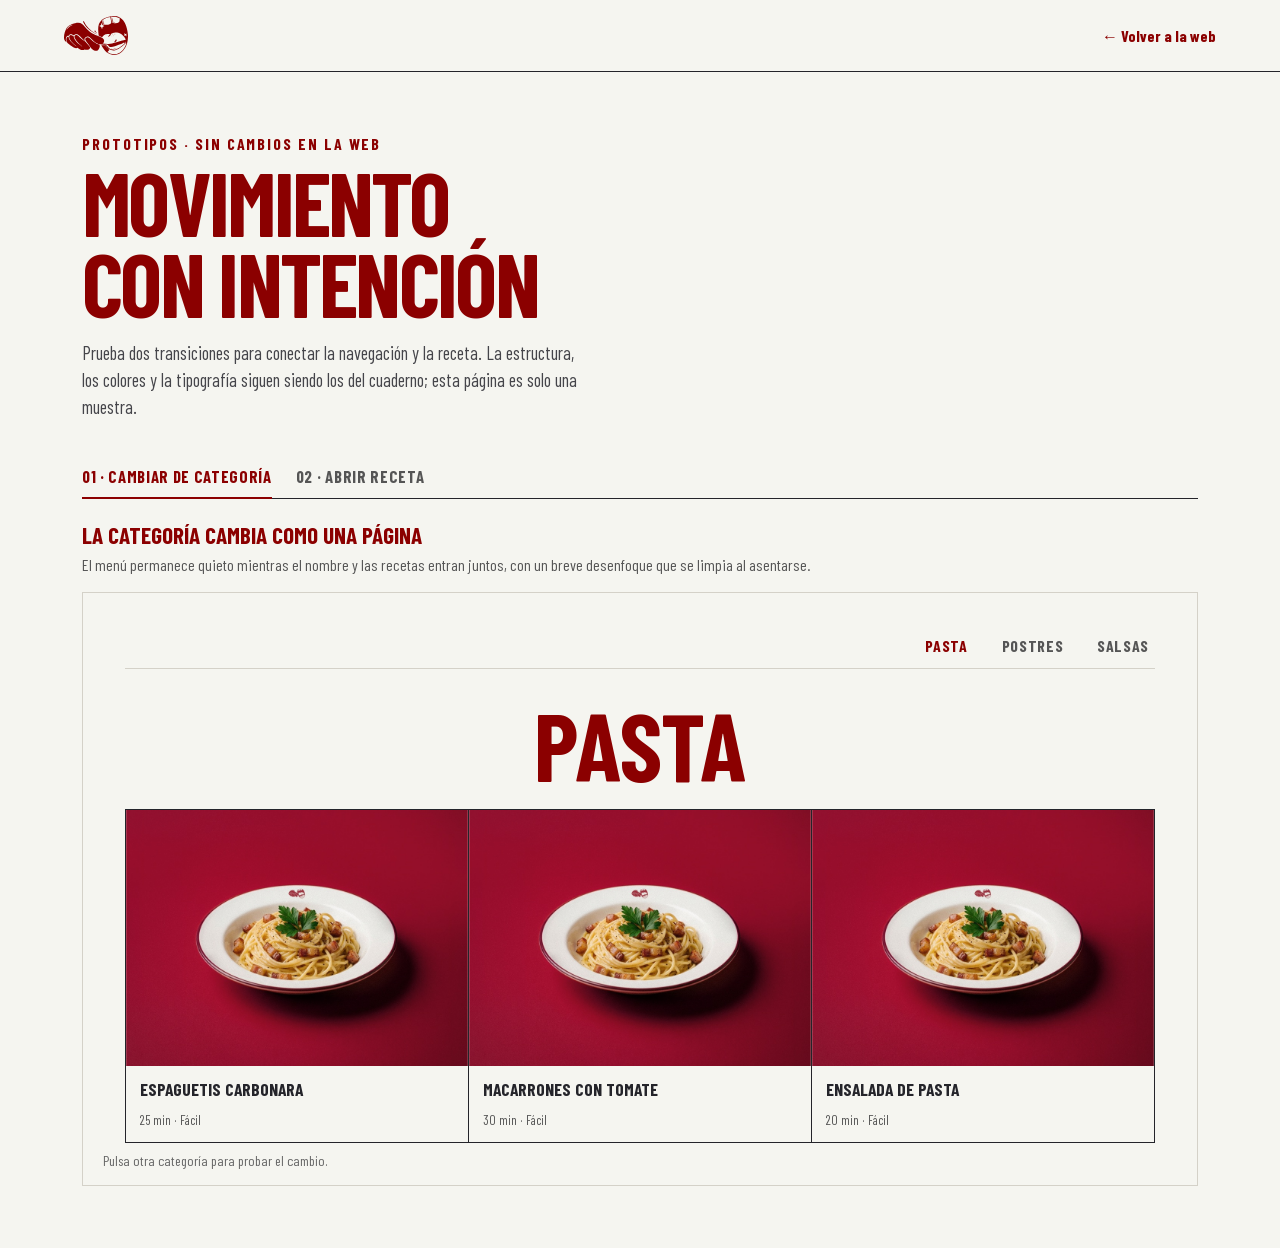
<file: motion-lab.html>
<!doctype html>
<html lang="es">
<head>
<meta charset="utf-8">
<meta name="viewport" content="width=device-width, initial-scale=1">
<title>Pruebas de movimiento · Cuaderno de recetas</title>
<link rel="stylesheet" href="./css/fonts.css">
<style>
:root{color-scheme:light;--paper:#f5f5f0;--red:#8b0000;--ink:#24242a;--line:#d4d1c8;--ease:cubic-bezier(.22,1,.36,1)}
*{box-sizing:border-box}body{margin:0;background:var(--paper);color:var(--ink);font-family:"Barlow Condensed",sans-serif}
header{height:72px;padding:0 clamp(20px,5vw,72px);border-bottom:1px solid var(--ink);display:flex;align-items:center;justify-content:space-between}
header img{width:64px;height:52px;object-fit:contain}header a{color:var(--red);font-size:1rem;font-weight:700;text-decoration:none}
main{max-width:1240px;margin:auto;padding:clamp(22px,5vw,62px)}
.kicker{margin:0 0 8px;color:var(--red);font-weight:700;letter-spacing:.12em;text-transform:uppercase}
h1{margin:0;color:var(--red);font-size:clamp(2.8rem,7vw,6rem);line-height:.9;letter-spacing:-.03em;text-transform:uppercase}
.intro{max-width:62ch;margin:18px 0 34px;font-size:1.15rem;line-height:1.45;color:#45454a}
.tabs{display:flex;gap:24px;border-bottom:1px solid var(--ink);margin-bottom:22px}
.tabs button{position:relative;padding:12px 0;border:0;background:none;color:#555;font:700 1.05rem "Barlow Condensed",sans-serif;letter-spacing:.04em;cursor:pointer}
.tabs button[aria-selected="true"]{color:var(--red)}.tabs button[aria-selected="true"]::after{content:"";position:absolute;left:0;right:0;bottom:-1px;height:2px;background:var(--red)}
.test{display:none}.test.is-active{display:block}.test h2{font-size:1.45rem;color:var(--red);margin:0 0 6px;text-transform:uppercase}.test p{margin:0 0 18px;color:#555;font-size:1rem}
.stage{min-height:440px;position:relative;overflow:hidden;border:1px solid var(--line);background:var(--paper);padding:clamp(20px,4vw,42px)}
.category-nav{display:flex;gap:22px;justify-content:flex-end;border-bottom:1px solid var(--line);padding-bottom:12px}
.category-nav button{border:0;background:none;color:#555;font:700 1rem "Barlow Condensed",sans-serif;letter-spacing:.04em;cursor:pointer}
.category-nav button[aria-current="page"]{color:var(--red)}
.category-view{padding-top:34px;view-transition-name:category-view}
.category-title{margin:0 0 24px;text-align:center;color:var(--red);font-size:clamp(3rem,8vw,6rem);line-height:.85;text-transform:uppercase;view-transition-name:category-title}
.category-cards{display:grid;grid-template-columns:repeat(3,minmax(0,1fr));gap:1px;background:var(--ink);border:1px solid var(--ink);view-transition-name:category-cards}
.recipe-card{min-width:0;background:var(--paper);padding:0;text-align:left;color:var(--ink);font:inherit;cursor:pointer}
.recipe-card img{display:block;width:100%;aspect-ratio:4/3;object-fit:cover;view-transition-name:none}
.recipe-card strong{display:block;padding:12px 14px;font-size:1.1rem;text-transform:uppercase}
.recipe-card small{display:block;padding:0 14px 14px;color:#555}
.note{position:absolute;left:20px;bottom:16px;font-size:.9rem;color:#666}
::view-transition-group(*){animation-duration:440ms;animation-timing-function:var(--ease)}
::view-transition-old(category-view){animation:category-out 180ms ease both}
::view-transition-new(category-view){animation:category-in 360ms var(--ease) both}
@keyframes category-out{to{opacity:0;filter:blur(3px);transform:translateY(-8px)}}
@keyframes category-in{from{opacity:0;filter:blur(3px);transform:translateY(12px)}to{opacity:1;filter:blur(0);transform:translateY(0)}}
.modal{position:fixed;inset:0;z-index:5;display:none;place-items:center;padding:20px;background:rgba(20,18,18,.42);backdrop-filter:blur(5px)}
.modal.is-open{display:grid}.modal-card{position:relative;width:min(900px,100%);height:min(520px,calc(100dvh - 40px));display:grid;grid-template-columns:40% 60%;overflow:hidden;border:1px solid var(--red);border-radius:18px;background:var(--red);color:var(--paper)}
.modal-photo{width:100%;height:100%;object-fit:cover;view-transition-name:none}
.modal-info{display:grid;grid-template-rows:auto minmax(0,1fr) auto;min-width:0}
.modal-head{padding:24px 26px;border-bottom:1px solid rgba(245,245,240,.7)}.modal-head h3{margin:0;font-size:clamp(1.6rem,3vw,2.3rem);line-height:.95;text-transform:uppercase}.modal-head p{margin:10px 0 0;opacity:.85}
.modal-copy{padding:20px 26px;font-size:1.05rem;line-height:1.4}.modal-copy h4{margin:0 0 8px;font-size:1.15rem}.modal-copy p{margin:0}
.modal-close{justify-self:center;align-self:center;margin:12px;padding:8px 36px;border:1px solid var(--paper);border-radius:999px;background:none;color:var(--paper);font:700 1rem "Barlow Condensed",sans-serif;cursor:pointer}
.modal[hidden]{display:none}
::view-transition-old(dish-image),::view-transition-new(dish-image){animation-duration:520ms;animation-timing-function:var(--ease)}
::view-transition-old(modal-card){animation:modal-exit 240ms ease both}
::view-transition-new(modal-card){animation:modal-enter 360ms var(--ease) both}
@keyframes modal-enter{from{opacity:0;transform:translateY(18px) scale(.985)}to{opacity:1;transform:translateY(0) scale(1)}}
@keyframes modal-exit{to{opacity:0;transform:translateY(8px) scale(.99)}}
@media(max-width:700px){.category-cards{grid-template-columns:repeat(2,minmax(0,1fr))}.stage{padding:16px;min-height:400px}.category-nav{justify-content:center}.modal{padding:12px}.modal-card{height:min(82dvh,640px);grid-template-columns:1fr;grid-template-rows:36% 1fr}.modal-photo{width:100%;height:100%}.modal-head{padding:16px 18px}.modal-copy{padding:14px 18px}}
@media(prefers-reduced-motion:reduce){*,*::before,*::after{animation-duration:.01ms!important;transition-duration:.01ms!important;scroll-behavior:auto!important}}
</style>
</head>
<body>
<header><img src="./images/Logo_Recipes.svg" alt="Cuaderno de recetas"><a href="./index.html">← Volver a la web</a></header>
<main>
<p class="kicker">Prototipos · sin cambios en la web</p>
<h1>Movimiento<br>con intención</h1>
<p class="intro">Prueba dos transiciones para conectar la navegación y la receta. La estructura, los colores y la tipografía siguen siendo los del cuaderno; esta página es solo una muestra.</p>
<div class="tabs" role="tablist"><button id="tab-category" role="tab" aria-selected="true" aria-controls="test-category">01 · CAMBIAR DE CATEGORÍA</button><button id="tab-recipe" role="tab" aria-selected="false" aria-controls="test-recipe">02 · ABRIR RECETA</button></div>
<section class="test is-active" id="test-category" role="tabpanel" aria-labelledby="tab-category"><h2>La categoría cambia como una página</h2><p>El menú permanece quieto mientras el nombre y las recetas entran juntos, con un breve desenfoque que se limpia al asentarse.</p><div class="stage"><nav class="category-nav" aria-label="Categorías de prueba"><button data-category="PASTA" aria-current="page">PASTA</button><button data-category="POSTRES">POSTRES</button><button data-category="SALSAS">SALSAS</button></nav><div class="category-view"><h3 class="category-title">PASTA</h3><div class="category-cards"></div></div><span class="note">Pulsa otra categoría para probar el cambio.</span></div></section>
<section class="test" id="test-recipe" role="tabpanel" aria-labelledby="tab-recipe"><h2>La foto viaja hasta la receta</h2><p>Al abrir, la foto pasa desde la tarjeta al modal. Al cerrar, vuelve a su lugar. Pulsa la tarjeta para probarlo.</p><div class="stage"><div class="category-cards"><button class="recipe-card open-recipe"><img class="source-photo" src="./Recetas_IMG/pasta-carbonara.svg?rev=20261111d" alt="Espaguetis carbonara"><strong>Espaguetis carbonara</strong><small>25 min · Fácil</small></button><div class="recipe-card"><img src="./Recetas_IMG/pasta-carbonara.svg?rev=20261111d" alt=""><strong>Una receta más</strong><small>Otra opción</small></div><div class="recipe-card"><img src="./Recetas_IMG/pasta-carbonara.svg?rev=20261111d" alt=""><strong>La mesa de hoy</strong><small>Recetas de casa</small></div></div><span class="note">Solo la primera tarjeta abre el modal.</span></div></section>
</main>
<div class="modal" id="recipe-modal" hidden aria-hidden="true"><article class="modal-card"><img class="modal-photo" src="./Recetas_IMG/pasta-carbonara.svg?rev=20261111d" alt="Espaguetis carbonara"><div class="modal-info"><header class="modal-head"><h3>Espaguetis carbonara</h3><p>25 min · Fácil</p></header><div class="modal-copy"><h4>Una receta para compartir</h4><p>La imagen conserva su proporción y ocupa el panel izquierdo. El título, la información y la acción quedan anclados a la derecha.</p></div><button class="modal-close">Volver</button></div></article></div>
<script>
const data={PASTA:[['Espaguetis carbonara','25 min · Fácil'],['Macarrones con tomate','30 min · Fácil'],['Ensalada de pasta','20 min · Fácil']],POSTRES:[['Flan de huevo','45 min · Fácil'],['Tarta de manzana','55 min · Media'],['Natillas caseras','25 min · Fácil']],SALSAS:[['Mayonesa','10 min · Fácil'],['Tomate frito','40 min · Fácil'],['Bechamel','15 min · Fácil']]};
const cards=document.querySelector('.category-cards'), title=document.querySelector('.category-title'), links=[...document.querySelectorAll('[data-category]')];
function renderCategory(name){title.textContent=name;cards.innerHTML=data[name].map(([n,d])=>`<article class="recipe-card"><img src="./Recetas_IMG/pasta-carbonara.svg?rev=20261111d" alt=""><strong>${n}</strong><small>${d}</small></article>`).join('');links.forEach(b=>b.setAttribute('aria-current',b.dataset.category===name?'page':'false'))}
links.forEach(button=>button.addEventListener('click',()=>{const update=()=>renderCategory(button.dataset.category);if(document.startViewTransition)document.startViewTransition(update);else update()}));renderCategory('PASTA');
document.querySelectorAll('[role=tab]').forEach(tab=>tab.addEventListener('click',()=>{document.querySelectorAll('[role=tab]').forEach(t=>t.setAttribute('aria-selected',t===tab));document.querySelectorAll('.test').forEach(s=>s.classList.toggle('is-active',s.id===tab.getAttribute('aria-controls')))}));
const modal=document.querySelector('#recipe-modal'), source=document.querySelector('.source-photo'), target=document.querySelector('.modal-photo'), open=document.querySelector('.open-recipe'), close=document.querySelector('.modal-close');
function transition(update){if(document.startViewTransition)document.startViewTransition(update);else update()}
open.addEventListener('click',()=>transition(()=>{source.style.viewTransitionName='none';target.style.viewTransitionName='dish-image';modal.hidden=false;modal.classList.add('is-open');modal.setAttribute('aria-hidden','false')}));
function closeModal(){transition(()=>{target.style.viewTransitionName='none';source.style.viewTransitionName='dish-image';modal.classList.remove('is-open');modal.hidden=true;modal.setAttribute('aria-hidden','true')})}
close.addEventListener('click',closeModal);modal.addEventListener('click',event=>{if(event.target===modal)closeModal()});document.addEventListener('keydown',event=>{if(event.key==='Escape'&&!modal.hidden)closeModal()});
</script>
</body>
</html>
</file>
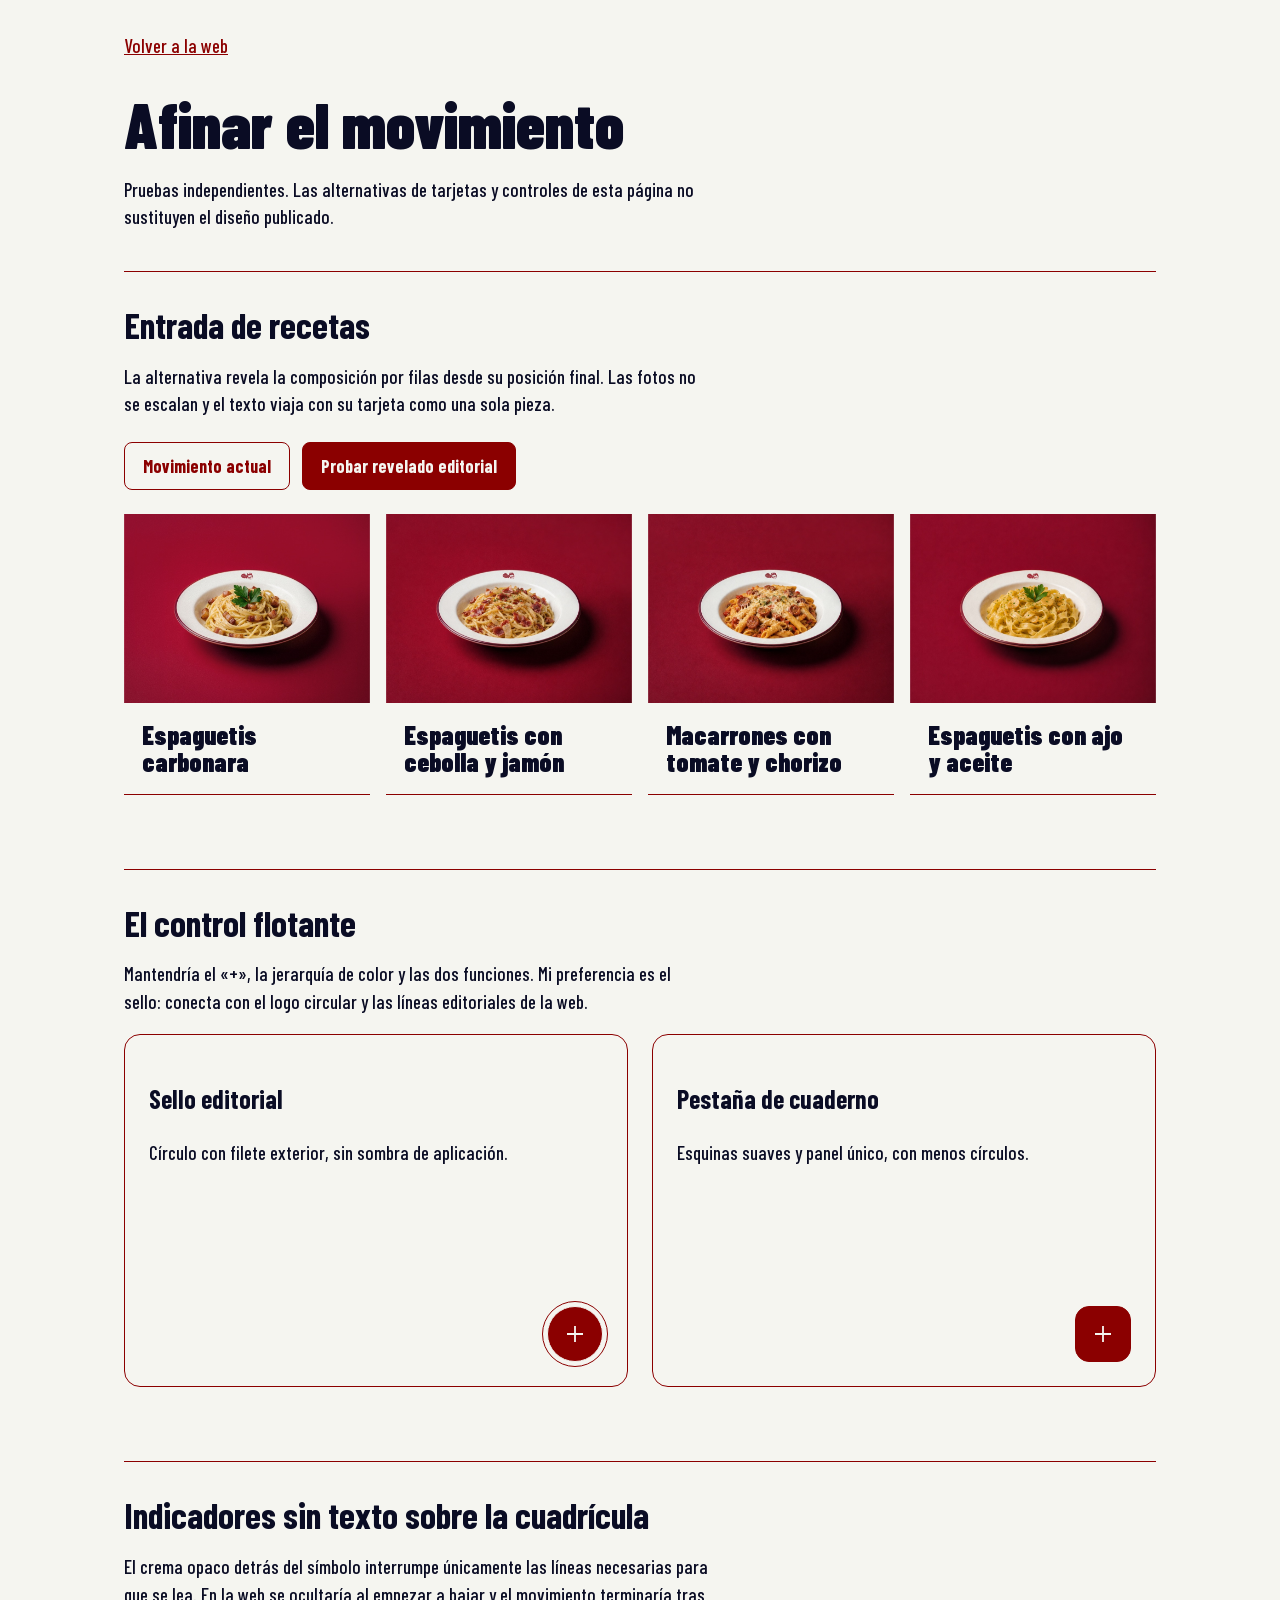
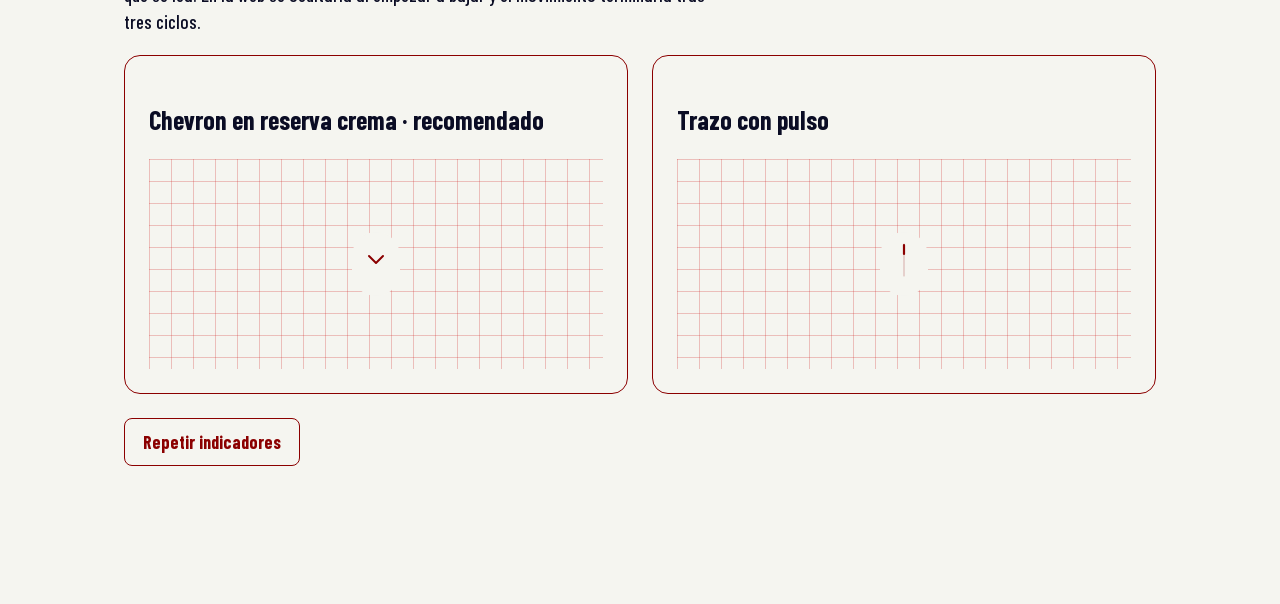
<file: motion-refinement-options.html>
<!doctype html><html lang="es"><head><meta charset="utf-8"><meta name="viewport" content="width=device-width,initial-scale=1"><title>Pruebas de movimiento · Recetario</title><link rel="stylesheet" href="./css/fonts.css"><style>
*{box-sizing:border-box}body{margin:0;background:#f5f5f0;color:#0a0c24;font:500 19px/1.45 'Barlow Condensed',sans-serif}main{max-width:1080px;margin:auto;padding:32px 24px 80px}a{color:#8b0000}h1,h2,h3{line-height:1.05}h1{font-size:clamp(40px,7vw,64px);font-weight:900;margin:30px 0 18px}h2{font-size:36px;margin:0 0 16px}h3{font-size:26px}p{max-width:65ch}section{border-top:1px solid #8b0000;padding:34px 0;margin-top:40px}button{font:700 18px 'Barlow Condensed',sans-serif;color:#8b0000;background:#f5f5f0;border:1px solid #8b0000;padding:12px 18px;cursor:pointer;border-radius:8px}button[aria-pressed=true]{color:#f5f5f0;background:#8b0000}button:focus-visible{outline:3px solid #0a0c24;outline-offset:4px}.actions{display:flex;gap:12px;flex-wrap:wrap;margin:24px 0}.gallery{display:grid;grid-template-columns:repeat(4,minmax(0,1fr));gap:16px}.recipe{background:#f5f5f0;min-width:0;border-bottom:1px solid #8b0000}.recipe img{display:block;width:100%;aspect-ratio:1.3;object-fit:cover}.recipe h3{padding:18px;margin:0;font-weight:900}.comparisons{display:grid;grid-template-columns:1fr 1fr;gap:24px}.sample{border:1px solid #8b0000;border-radius:16px;padding:24px;min-height:260px;display:flex;flex-direction:column;align-items:flex-start;justify-content:space-between}.sample p{margin:8px 0 20px}.tool{position:relative;align-self:flex-end;margin-top:120px}.tool>button{width:56px;height:56px;padding:0;display:grid;place-items:center;background:#8b0000;color:#f5f5f0}.stamp>button{border-radius:50%;outline:1px solid #8b0000;outline-offset:4px;border:1px solid #f5f5f0}.paper>button{border-radius:14px}.tool svg{width:24px;height:24px;transition:transform 320ms cubic-bezier(.22,1,.36,1)}.tool.open>button svg{transform:rotate(45deg)}.options{position:absolute;right:0;bottom:72px;width:166px;display:grid;padding:8px 16px;background:#f5f5f0;border:1px solid #8b0000;border-radius:12px;visibility:hidden;opacity:0;transform:translateY(8px);transition:opacity 180ms,transform 320ms cubic-bezier(.22,1,.36,1),visibility 0s 320ms}.tool.open .options{visibility:visible;opacity:1;transform:none;transition-delay:0s}.options span{padding:10px 0;color:#0a0c24;font-weight:700}.options span+span{border-top:1px solid #8b0000}.scroll-cue{display:grid;justify-items:center;gap:14px;color:#8b0000;align-self:center;margin:20px auto 8px;font-weight:700}.scroll-cue svg{height:38px;width:24px}.scroll-cue .mark{animation:trace 1800ms cubic-bezier(.4,0,.2,1) 3}.scroll-cue.chevron svg{animation:drift 1800ms cubic-bezier(.4,0,.2,1) 3}@keyframes trace{0%,100%{transform:translateY(0);opacity:.4}50%{transform:translateY(12px);opacity:1}}@keyframes drift{0%,100%{transform:translateY(0)}50%{transform:translateY(6px)}}@media(max-width:700px){.gallery{grid-template-columns:1fr 1fr}.comparisons{grid-template-columns:1fr}.recipe h3{font-size:23px}.sample{min-height:230px}}@media(prefers-reduced-motion:reduce){*,*::before,*::after{animation:none!important;transition:none!important}}
.grid-stage{width:100%;min-height:210px;display:grid;place-items:center;background-image:linear-gradient(to right,rgba(209,47,47,.28) 1px,transparent 1px),linear-gradient(rgba(209,47,47,.28) 1px,transparent 1px);background-size:22px 22px;}.grid-stage .scroll-cue{width:48px;min-height:64px;padding:10px 12px;margin:0;background:#f5f5f0;border-radius:24px;}
</style></head><body><main><a href="./index.html">Volver a la web</a><h1>Afinar el movimiento</h1><p>Pruebas independientes. Las alternativas de tarjetas y controles de esta página no sustituyen el diseño publicado.</p>
<section><h2>Entrada de recetas</h2><p>La alternativa revela la composición por filas desde su posición final. Las fotos no se escalan y el texto viaja con su tarjeta como una sola pieza.</p><div class="actions"><button data-mode="current" aria-pressed="false">Movimiento actual</button><button data-mode="editorial" aria-pressed="true">Probar revelado editorial</button></div><div class="gallery">
<article class="recipe"><img src="./Recetas_IMG/pasta-carbonara.svg?rev=20261111d" alt="Espaguetis carbonara"><h3>Espaguetis carbonara</h3></article><article class="recipe"><img src="./Recetas_IMG/pasta-jamon-cebolla.svg?rev=20261111d" alt="Espaguetis con cebolla y jamón"><h3>Espaguetis con cebolla y jamón</h3></article><article class="recipe"><img src="./Recetas_IMG/pasta-macarrones-chorizo.svg?rev=20261111d" alt="Macarrones con tomate y chorizo"><h3>Macarrones con tomate y chorizo</h3></article><article class="recipe"><img src="./Recetas_IMG/pasta-ajo-aceite.svg?rev=20261111d" alt="Espaguetis con ajo y aceite"><h3>Espaguetis con ajo y aceite</h3></article></div></section>
<section><h2>El control flotante</h2><p>Mantendría el «+», la jerarquía de color y las dos funciones. Mi preferencia es el sello: conecta con el logo circular y las líneas editoriales de la web.</p><div class="comparisons"><div class="sample"><div><h3>Sello editorial</h3><p>Círculo con filete exterior, sin sombra de aplicación.</p></div><div class="tool stamp"><div class="options" aria-hidden="true"><span>Buscar</span><span>Vista de recetas</span></div><button aria-label="Probar sello editorial" aria-expanded="false"><svg viewBox="0 0 24 24" fill="none" stroke="currentColor" stroke-width="1.8"><path d="M12 4v16M4 12h16"/></svg></button></div></div><div class="sample"><div><h3>Pestaña de cuaderno</h3><p>Esquinas suaves y panel único, con menos círculos.</p></div><div class="tool paper"><div class="options" aria-hidden="true"><span>Buscar</span><span>Vista de recetas</span></div><button aria-label="Probar pestaña de cuaderno" aria-expanded="false"><svg viewBox="0 0 24 24" fill="none" stroke="currentColor" stroke-width="1.8"><path d="M12 4v16M4 12h16"/></svg></button></div></div></div></section>
<section><h2>Indicadores sin texto sobre la cuadrícula</h2><p>El crema opaco detrás del símbolo interrumpe únicamente las líneas necesarias para que se lea. En la web se ocultaría al empezar a bajar y el movimiento terminaría tras tres ciclos.</p><div class="comparisons"><div class="sample"><h3>Chevron en reserva crema · recomendado</h3><div class="grid-stage"><div class="scroll-cue chevron" role="img" aria-label="Indicador de desplazamiento hacia abajo"><svg viewBox="0 0 24 38" fill="none" stroke="currentColor" stroke-width="2" stroke-linecap="round" stroke-linejoin="round"><path d="m5 14 7 7 7-7"/></svg></div></div></div><div class="sample"><h3>Trazo con pulso</h3><div class="grid-stage"><div class="scroll-cue" role="img" aria-label="Trazo que indica desplazamiento hacia abajo"><svg viewBox="0 0 24 38" fill="none" stroke="currentColor" stroke-linecap="round"><path d="M12 2v32" opacity=".3"/><path class="mark" d="M12 3v9" stroke-width="2.2"/></svg></div></div></div></div><div class="actions"><button id="replay-cues">Repetir indicadores</button></div></section>
</main><script>
const reduced=matchMedia('(prefers-reduced-motion:reduce)');let animations=[];
for(const b of document.querySelectorAll('[data-mode]'))b.addEventListener('click',()=>{document.querySelectorAll('[data-mode]').forEach(x=>x.setAttribute('aria-pressed',String(x===b)));animations.forEach(a=>a.cancel());if(reduced.matches)return;animations=[...document.querySelectorAll('.recipe')].map((el,i)=>el.animate(b.dataset.mode==='editorial'?[{opacity:.65,clipPath:'inset(0 0 18% 0)'},{opacity:1,clipPath:'inset(0)'}]:[{opacity:0,transform:'translateY(14px)'},{opacity:1,transform:'none'}],{duration:b.dataset.mode==='editorial'?620:520,delay:i*50,easing:'cubic-bezier(.22,1,.36,1)',fill:'backwards'}));});
for(const b of document.querySelectorAll('.tool>button'))b.addEventListener('click',()=>{const open=b.parentElement.classList.toggle('open');b.setAttribute('aria-expanded',String(open));b.parentElement.querySelector('.options').setAttribute('aria-hidden',String(!open));});
document.getElementById('replay-cues').addEventListener('click',()=>{if(reduced.matches)return;for(const el of document.querySelectorAll('.scroll-cue .mark,.chevron svg'))el.getAnimations().forEach(a=>{a.cancel();a.play();});});
</script></body></html>
</file>
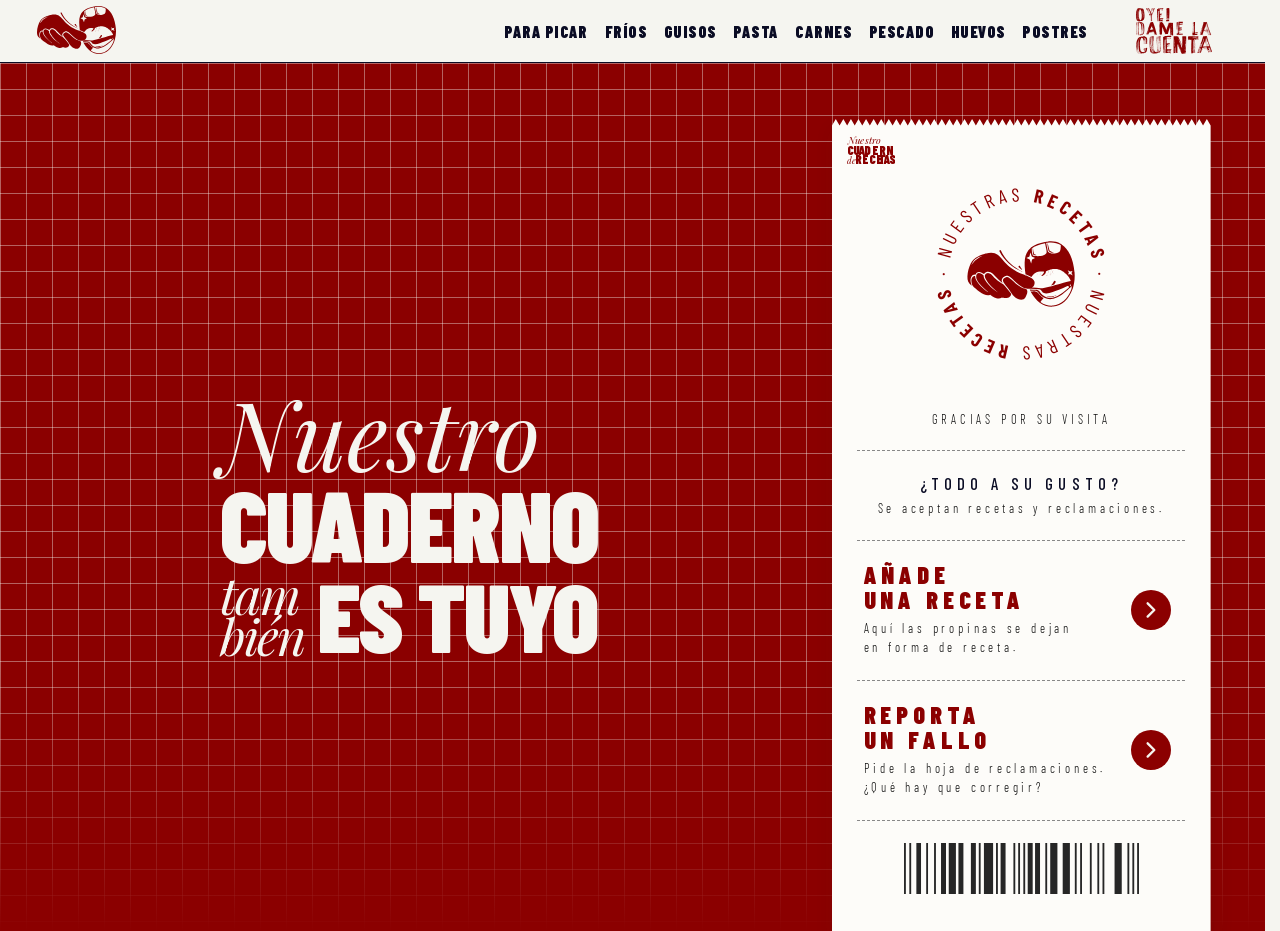
<file: participa.html>
<!DOCTYPE html>
<html lang="es">
<head>
	<meta charset="utf-8">
	<meta name="referrer" content="strict-origin-when-cross-origin">
	<meta name="viewport" content="width=device-width, initial-scale=1, viewport-fit=cover">
	<title>Participa · Cuaderno de recetas</title>
	<link rel="icon" type="image/svg" sizes="32x32" href="./images/Logo_Recipes.svg?v=burgundy-20261118">
	<link rel="icon" type="image/png" sizes="180x180" href="./apple-touch-icon.png">
	<link rel="apple-touch-icon" href="./apple-touch-icon.png">
	<link rel="manifest" href="./recetario.webmanifest">
	<link rel="stylesheet" href="./css/fonts.css?v=marker-aid-20261117">
	<link rel="preload" href="./fonts/BarlowCondensed-Regular-latin.woff2" as="font" type="font/woff2" crossorigin>
	<link rel="preload" href="./fonts/BarlowCondensed-Black-latin.woff2" as="font" type="font/woff2" crossorigin>
	<link rel="preload" href="./fonts/PlayfairDisplay-Italic-latin.woff2" as="font" type="font/woff2" crossorigin>
	<link rel="stylesheet" type="text/css" href="./css/styles_CATEGORIA.css?v=grid-full-width-20261123">

	<link rel="preload" href="./fonts/BarlowCondensed-Medium-latin.woff2" as="font" type="font/woff2" crossorigin>
	<link rel="preload" href="./fonts/BarlowCondensed-Bold-latin.woff2" as="font" type="font/woff2" crossorigin>
	<script src="./js/ticket.js?v=original-print-20261121" defer></script>
	<script src="./js/participa.js?v=original-print-20261121" defer></script>
	<script src="./data/recetas.js?v=lubina-image-20261123" defer></script>
	<script src="./js/app.js?v=footer-four-seconds-20261128" defer></script>
<link rel="preload" href="./fonts/BarlowCondensed-Light.ttf" as="font" type="font/ttf" crossorigin><link rel="stylesheet" href="css/ticket.css?v=original-print-20261121"><link rel="stylesheet" href="css/participa.css?v=original-print-20261121"><link rel="stylesheet" href="css/menu-cuenta.css?v=release-20261120"><link rel="stylesheet" href="./css/contribute.css?v=release-20261120"><script src="./js/submission-config.js?v=drive-20261120" defer></script><script src="./js/submission-transport.js?v=drive-20261120" defer></script><script src="./js/contribute.js?v=drive-20261120" defer></script></head>

<body><header class="SiteHeader">

		<!-- Logo -->
			<a href="./index.html?rev=mobile-photo-center-20261114">
				<img src="./images/Logo_Recipes.svg?v=burgundy-20261118" alt="Cuaderno de recetas">
			</a>

		<!-- Menu Desktop -->

			<nav class="MenuDesktop" aria-label="Navegación principal"></nav>

		<!-- Menu Tactil -->

			<button class="MenuToggle" type="button" aria-label="Abrir menú"
				aria-expanded="false" aria-controls="MenuMobile">
				<svg viewBox="0 0 32 32" aria-hidden="true">
					<path class="ml ml-a" d="M27 10 13 10C10.8 10 9 8.2 9 6 9 3.5 10.8 2 13 2 15.2 2 17 3.8 17 6L17 26C17 28.2 18.8 30 21 30 23.2 30 25 28.2 25 26 25 23.8 23.2 22 21 22L7 22"/>
					<path class="ml" d="M7 16 27 16"/>
				</svg>
			</button>

			<nav class="MenuMobile" id="MenuMobile" aria-hidden="true" inert>

			<!-- Menu del dia -->
				<div class="MenuMobile_Titulo" aria-label="El menú del día es…"><svg aria-hidden="true" focusable="false" xmlns="http://www.w3.org/2000/svg" viewBox="0 0 135.38 88.51" fill="#8b0000"><g data-reveal-word="" style="--word:1"><use href="./images/navbar/Menu_mobile_v4_shapes.svg?v=shapes-20261118#word-0"/></g><g data-reveal-word="" style="--word:3"><use href="./images/navbar/Menu_mobile_v4_shapes.svg?v=shapes-20261118#word-1"/></g><g data-reveal-word="" style="--word:2"><use href="./images/navbar/Menu_mobile_v4_shapes.svg?v=shapes-20261118#word-2"/></g><g data-reveal-word="" style="--word:0"><use href="./images/navbar/Menu_mobile_v4_shapes.svg?v=shapes-20261118#word-3"/></g><g data-reveal-word="" style="--word:4"><use href="./images/navbar/Menu_mobile_v4_shapes.svg?v=shapes-20261118#word-4"/></g></svg></div>

			<!-- Categorias Mobile -->

					<div class="MenuMobile_Categorias">
					</div>
			</nav>

	</header><main class="scene ParticipateScene"><div class="ParticipateIntro"><h1 class="ParticipateHeading" aria-label="Nuestro cuaderno también es tuyo"><span class="ParticipateAccent TitleHoverWord" style="--word:0">Nuestro</span><span class="ParticipateNotebook TitleHoverWord" style="--word:1">CUADERNO</span><span class="ParticipateLastLine"><span class="ParticipateAlso TitleHoverWord" style="--word:2"><span>tam</span><span>bién</span></span><span class="ParticipateYours"><span class="TitleHoverWord" style="--word:3">ES</span> <span class="TitleHoverWord" style="--word:4">TUYO</span></span></span></h1></div><div class="paper-elevation"><article class="ticket" id="ticket" aria-label="Ejemplo de ticket"><div class="content"><img class="ticket-wordmark" width="36" height="24" src="images/ticket/02-NCR.svg?v=burgundy-20261118" alt="Nuestro cuaderno de recetas"><img class="mark" width="169" height="169" fetchpriority="high" src="images/ticket/01-LOGO.svg?v=burgundy-20261118" alt="Nuestras recetas"><div class="thanks">GRACIAS POR SU VISITA</div><hr class="rule"><h2 class="question">¿TODO A SU GUSTO?</h2><p class="sub">Se aceptan recetas y reclamaciones.</p><hr class="rule"><button type="button" class="choice choice-action" data-choice="Compartir receta"><span class="choice-copy"><span class="choice-title"><span class="choice-word" style="--word:0">AÑADE</span><br><span class="choice-word" style="--word:1">UNA</span> <span class="choice-word" style="--word:2">RECETA</span></span><span class="choice-description">Aquí las propinas se dejan<br>en forma de receta.</span></span><span class="icon" aria-hidden="true"><svg viewBox="0 0 48 48"><circle class="track" cx="24" cy="24" r="22.6"/><circle class="sweep" cx="24" cy="24" r="22.6" pathLength="100"/><path class="chevron" d="m20 16 8 8-8 8"/></svg></span></button><hr class="rule"><button type="button" class="choice choice-action" data-choice="Señalar un error"><span class="choice-copy"><span class="choice-title"><span class="choice-word" style="--word:0">REPORTA</span><br><span class="choice-word" style="--word:1">UN</span> <span class="choice-word" style="--word:2">FALLO</span></span><span class="choice-description">Pide la hoja de reclamaciones.<br>¿Qué hay que corregir?</span></span><span class="icon" aria-hidden="true"><svg viewBox="0 0 48 48"><circle class="track" cx="24" cy="24" r="22.6"/><circle class="sweep" cx="24" cy="24" r="22.6" pathLength="100"/><path class="chevron" d="m20 16 8 8-8 8"/></svg></span></button><hr class="rule"><img class="barcode" width="176" height="38" src="images/ticket/03_Code.svg" alt=""></div></article></div></main><script>if(["localhost","127.0.0.1"].includes(location.hostname)&&new URLSearchParams(location.search).get("ajuste")==="1"){const s=document.createElement("script");s.src="./editor/receiver.js";document.body.append(s);}</script></body></html>
</file>
<file: css/fonts.css>
@font-face {
	font-family: "Barlow Condensed";
	font-style: normal;
	font-weight: 400;
	font-display: swap;
	src: url("../fonts/BarlowCondensed-Regular-latin.woff2") format("woff2");
	unicode-range: U+0000-00FF, U+0131, U+0152-0153, U+02BB-02BC, U+02C6, U+02DA, U+02DC, U+0304, U+0308, U+0329, U+2000-206F, U+20AC, U+2122, U+2191, U+2193, U+2212, U+2215, U+FEFF, U+FFFD;
}
@font-face {
	font-family: "Barlow Condensed";
	font-style: normal;
	font-weight: 400;
	font-display: swap;
	src: url("../fonts/BarlowCondensed-Regular-latin-ext.woff2") format("woff2");
	unicode-range: U+0100-02BA, U+02BD-02C5, U+02C7-02CC, U+02CE-02D7, U+02DD-02FF, U+0304, U+0308, U+0329, U+1D00-1DBF, U+1E00-1E9F, U+1EF2-1EFF, U+2020, U+20A0-20AB, U+20AD-20C4, U+2113, U+2C60-2C7F, U+A720-A7FF;
}
@font-face {
	font-family: "Barlow Condensed";
	font-style: normal;
	font-weight: 500;
	font-display: swap;
	src: url("../fonts/BarlowCondensed-Medium-latin.woff2") format("woff2");
	unicode-range: U+0000-00FF, U+0131, U+0152-0153, U+02BB-02BC, U+02C6, U+02DA, U+02DC, U+0304, U+0308, U+0329, U+2000-206F, U+20AC, U+2122, U+2191, U+2193, U+2212, U+2215, U+FEFF, U+FFFD;
}
@font-face {
	font-family: "Barlow Condensed";
	font-style: normal;
	font-weight: 500;
	font-display: swap;
	src: url("../fonts/BarlowCondensed-Medium-latin-ext.woff2") format("woff2");
	unicode-range: U+0100-02BA, U+02BD-02C5, U+02C7-02CC, U+02CE-02D7, U+02DD-02FF, U+0304, U+0308, U+0329, U+1D00-1DBF, U+1E00-1E9F, U+1EF2-1EFF, U+2020, U+20A0-20AB, U+20AD-20C4, U+2113, U+2C60-2C7F, U+A720-A7FF;
}
@font-face {
	font-family: "Barlow Condensed";
	font-style: normal;
	font-weight: 600;
	font-display: swap;
	src: url("../fonts/BarlowCondensed-SemiBold-latin.woff2") format("woff2");
	unicode-range: U+0000-00FF, U+0131, U+0152-0153, U+02BB-02BC, U+02C6, U+02DA, U+02DC, U+0304, U+0308, U+0329, U+2000-206F, U+20AC, U+2122, U+2191, U+2193, U+2212, U+2215, U+FEFF, U+FFFD;
}
@font-face {
	font-family: "Barlow Condensed";
	font-style: normal;
	font-weight: 600;
	font-display: swap;
	src: url("../fonts/BarlowCondensed-SemiBold-latin-ext.woff2") format("woff2");
	unicode-range: U+0100-02BA, U+02BD-02C5, U+02C7-02CC, U+02CE-02D7, U+02DD-02FF, U+0304, U+0308, U+0329, U+1D00-1DBF, U+1E00-1E9F, U+1EF2-1EFF, U+2020, U+20A0-20AB, U+20AD-20C4, U+2113, U+2C60-2C7F, U+A720-A7FF;
}
@font-face {
	font-family: "Barlow Condensed";
	font-style: normal;
	font-weight: 700;
	font-display: swap;
	src: url("../fonts/BarlowCondensed-Bold-latin.woff2") format("woff2");
	unicode-range: U+0000-00FF, U+0131, U+0152-0153, U+02BB-02BC, U+02C6, U+02DA, U+02DC, U+0304, U+0308, U+0329, U+2000-206F, U+20AC, U+2122, U+2191, U+2193, U+2212, U+2215, U+FEFF, U+FFFD;
}
@font-face {
	font-family: "Barlow Condensed";
	font-style: normal;
	font-weight: 700;
	font-display: swap;
	src: url("../fonts/BarlowCondensed-Bold-latin-ext.woff2") format("woff2");
	unicode-range: U+0100-02BA, U+02BD-02C5, U+02C7-02CC, U+02CE-02D7, U+02DD-02FF, U+0304, U+0308, U+0329, U+1D00-1DBF, U+1E00-1E9F, U+1EF2-1EFF, U+2020, U+20A0-20AB, U+20AD-20C4, U+2113, U+2C60-2C7F, U+A720-A7FF;
}
@font-face {
	font-family: "Barlow Condensed";
	font-style: normal;
	font-weight: 900;
	font-display: swap;
	src: url("../fonts/BarlowCondensed-Black-latin.woff2") format("woff2");
	unicode-range: U+0000-00FF, U+0131, U+0152-0153, U+02BB-02BC, U+02C6, U+02DA, U+02DC, U+0304, U+0308, U+0329, U+2000-206F, U+20AC, U+2122, U+2191, U+2193, U+2212, U+2215, U+FEFF, U+FFFD;
}
@font-face {
	font-family: "Barlow Condensed";
	font-style: normal;
	font-weight: 900;
	font-display: swap;
	src: url("../fonts/BarlowCondensed-Black-latin-ext.woff2") format("woff2");
	unicode-range: U+0100-02BA, U+02BD-02C5, U+02C7-02CC, U+02CE-02D7, U+02DD-02FF, U+0304, U+0308, U+0329, U+1D00-1DBF, U+1E00-1E9F, U+1EF2-1EFF, U+2020, U+20A0-20AB, U+20AD-20C4, U+2113, U+2C60-2C7F, U+A720-A7FF;
}
@font-face {
	font-family: "Playfair Display";
	font-style: italic;
	font-weight: 400;
	font-display: swap;
	src: url("../fonts/PlayfairDisplay-Italic-latin.woff2") format("woff2");
	unicode-range: U+0000-00FF, U+0131, U+0152-0153, U+02BB-02BC, U+02C6, U+02DA, U+02DC, U+0304, U+0308, U+0329, U+2000-206F, U+20AC, U+2122, U+2191, U+2193, U+2212, U+2215, U+FEFF, U+FFFD;
}
@font-face {
	font-family: "Playfair Display";
	font-style: italic;
	font-weight: 400;
	font-display: swap;
	src: url("../fonts/PlayfairDisplay-Italic-latin-ext.woff2") format("woff2");
	unicode-range: U+0100-02BA, U+02BD-02C5, U+02C7-02CC, U+02CE-02D7, U+02DD-02FF, U+0304, U+0308, U+0329, U+1D00-1DBF, U+1E00-1E9F, U+1EF2-1EFF, U+2020, U+20A0-20AB, U+20AD-20C4, U+2113, U+2C60-2C7F, U+A720-A7FF;
}

/* Marker Aid Regular — webfont supplied by Javier, 17/11/2026. */
@font-face{font-family:"Marker Aid";font-style:normal;font-weight:400;font-display:swap;src:url("../fonts/MarkerAid-Regular.woff2") format("woff2");}
</file>
<file: css/footer.css>
/* Fluid composition: the artwork stays in flow, including its transparent margins. */
body>.SiteFooter{
 --footer-content:min(82vw,800px);
 position:relative;isolation:isolate;display:grid;
 grid-template-columns:minmax(0,1fr) repeat(2,minmax(0,calc(var(--footer-content)/2))) minmax(0,1fr);
 grid-template-rows:auto auto auto;
 align-items:center;justify-items:center;gap:0;
 box-sizing:border-box;width:100%;height:auto;min-height:0;
 padding:clamp(85px,calc(8.445vw + 52.06px),198px) 0 0;margin:0;
 background:#f5f5f0;overflow:visible;
}
body>.SiteFooter>div{position:relative;inset:auto;translate:none;box-sizing:border-box;display:block;flex:none;margin:0;padding:0;border:0;background:transparent;min-width:0;height:auto;max-height:none;align-self:center;justify-self:center}
body>.SiteFooter>.FooterBrand{grid-column:2;grid-row:1;width:clamp(230px,calc(5.68vw + 207.85px),306px);z-index:1}
body>.SiteFooter .FooterLogo{display:block;position:static;width:100%;height:auto;max-height:none;aspect-ratio:1;object-fit:contain;margin:0;padding:0;border:0}
body>.SiteFooter>.FooterInvitation{grid-column:3;grid-row:1;width:clamp(112px,calc(3.214vw + 99.46px),155px);max-width:100%;z-index:1}
.FooterInvitation a{position:relative;display:block;color:#8b0000;text-decoration:none}
.FooterInvitation svg{display:block;width:100%;height:auto;overflow:visible}
.FooterInvitation a:focus-visible{outline:2px solid #8b0000;outline-offset:8px}
body>.SiteFooter>.FooterLandscape{grid-column:2/4;grid-row:2;width:clamp(240px,calc(13.303vw + 254.1px),484px);max-width:95vw;margin-top:calc(-1 * clamp(88px,calc(3.513vw + 74.3px),135px));pointer-events:none}
body>.SiteFooter .FooterLandscape img{display:block;position:static;width:100%;height:auto;max-width:100%;max-height:none;aspect-ratio:1100/724;object-fit:contain;margin:0;padding:0;transform:none;translate:none;mix-blend-mode:darken;mask-image:linear-gradient(to bottom,transparent,#000 35%)}
body>.SiteFooter>.FooterCopyright{grid-column:1/-1;grid-row:3;display:flex;justify-content:center;align-items:center;width:100%;min-height:calc(clamp(52px,calc(62.33px - .598vw),60px) + env(safe-area-inset-bottom,0px));margin-top:clamp(-24px,calc(3.363vw - 37.12px),21px);padding:14px 24px calc(14px + env(safe-area-inset-bottom,0px));color:#8b0000;font:400 clamp(13px,calc(.075vw + 12.7px),14px)/1.3 'Barlow Condensed',sans-serif;text-align:center}
@media(max-width:700px){body>.SiteFooter>.FooterBrand{max-width:59vw}body>.SiteFooter>.FooterCopyright{padding-inline:60px}}
@media(max-width:360px){body>.SiteFooter>.FooterBrand{width:210px}body>.SiteFooter>.FooterInvitation{width:100px}}

@media(prefers-reduced-motion:no-preference){
 .FooterInvitation a:focus-visible [data-reveal-word]{animation:footer-word-reveal .4s calc(var(--word)*.075s) both}
 @media(hover:hover) and (pointer:fine){
  .FooterInvitation a:hover [data-reveal-word]{animation:footer-word-reveal .4s calc(var(--word)*.075s) both}
 }
}
@keyframes footer-word-reveal{0%{transform:scale(1)}55%{transform:scale(1.065)}100%{transform:scale(1.02)}}

.FooterInvitation [data-reveal-word]{transform-box:fill-box;transform-origin:center}
</file>
<file: css/styles.css>
*{
	box-sizing: border-box;
	margin: 0;
}
	

body{
	background-color: rgb(245, 245, 240);
	cursor: url("[data-uri]") 0 0, auto;
}

a {
  text-decoration: none;
  color: inherit;
  cursor: url('data:image/svg+xml;utf8,<svg xmlns="http://www.w3.org/2000/svg" viewBox="0 0 39.65 43.4" width="32" height="32"><path fill="%23f3f3ee" d="M39,29.6s-2.6-6.4-4.4-14.7c-1.2-3.6-3.6-9.3-9.8-8.2l-1.6.5s-4-.2-6.1,1.7c-.3-2.9-1.6-9.2-4.4-8.5-1.4.5-2.1,1.3-1.9,6.4.6,3.7,2.1,12.2,1.8,14.9s-3.1,6.9-5.6,5.4c-.7-.7-.7-1.3.9-2.9s4.1-3.2,4.2-5.5-1.6-2.7-4.1-2.1S.6,20.2.6,25.2s1.1,10.7,3.3,16c.5,1.4.6,1.9,2.1,1.3s32.6-12.4,32.6-12.4l.4-.6v.1Z"/><path fill="%2374180d" d="M4.5,43.4h0c-1.1-.4-4.4-13.5-4.5-15.9,0-3.3.3-6,2.6-8.3,2.2-2.1,5.6-3.4,7.6-3.2.6,0,1.1.1,1.4.4-.2-1.2-.3-2.5-.5-3.7-.7-5.2-1.3-9.3-.2-11.2.6-1,1.4-1.5,2.3-1.5s2.1.9,2.7,2.3c.9,2,1.3,4.5,1.5,5.8.8-.5,2.3-1.2,4.7-1.3h.1c.5,0,1.2,0,1.9-.3,1.9-.5,4.4-1.2,7,1.4,3.2,3.2,3.8,5.8,4.9,10.6.3,1.2.6,2.6,1,4.1,1,3.9,2.4,6.8,2.5,6.9.2.3.2.5,0,.6-.2.2-33.3,13.3-34.9,13.3h-.1ZM4.6,42.5h0ZM9.9,17c-1.8,0-4.8,1.1-6.7,3s-2.4,4.4-2.3,7.5c0,3,3.1,13.3,3.9,14.9,3-.9,29.7-11.2,33.6-12.9-.4-1-1.5-3.4-2.3-6.6-.4-1.6-.7-2.9-1-4.1-1.1-4.7-1.7-7.1-4.6-10.1-2.1-2.1-4.2-1.6-6-1.1-.9.2-1.6.4-2.3.3-3.3.1-4.7,1.5-4.7,1.5-.1.1-.3.2-.5.1-.2,0-.3-.2-.3-.4,0,0-.5-3.8-1.6-6.4-.4-1-1.1-1.7-1.8-1.7s-1.1.5-1.4,1c-1,1.6-.4,5.8.3,10.6.2,1.6.5,3.2.6,4.9.6,4.8,0,7.4-2.2,9.3-2.4,2.1-3.8.9-4.1.5-.2-.3-.3-.6-.3-1,0-1,1.1-2.2,3.2-3.9,1.2-1,2.1-2.5,2.2-3.7,0-.4,0-1-.3-1.3s-.4-.3-.9-.4h-.6.1ZM11.9,20.8c-.5.9-1.1,1.7-1.9,2.4-2.5,2-2.8,2.9-2.9,3.2v.2c.6.7,1.6.4,2.7-.6,1.3-1.2,2-2.8,2-5.2h.1Z"/><path fill="%2374180d" d="M28.9,14.6c-.3,0-.5-.2-.5-.5,0,0,0-1.7-1.8-3.5-1-1-2.8-2.3-4.6-2.8-.3,0-.4-.3-.3-.6,0-.3.3-.4.6-.3,2,.5,3.9,1.9,5,3,2,2.1,2.1,4.1,2.1,4.2,0,.3-.2.5-.5.5h0Z"/><path fill="%2374180d" d="M23.8,15.8c-.2,0-.3,0-.4-.3,0,0-.5-1.9-2.1-3.5s-2.2-1.7-3.6-2c-.3,0-.4-.3-.4-.6s.3-.4.6-.4c1.5.4,2.9,1.1,4,2.3,1.8,1.8,2.4,3.8,2.4,3.9,0,.3,0,.5-.4.6,0,0-.1,0-.1,0Z"/><path fill="%2374180d" d="M18.2,18h0c-.3,0-.5-.3-.5-.5,0,0,.4-2.9-1-8.2,0-.3-.2-.7.2-.7.3,0,.5,0,.6.4,1.4,5.4,1.2,8.5,1.2,8.6,0,.3-.2.4-.5.4h0Z"/><path fill="%2374180d" d="M22.5,23.7h-.2c-.2-.1-.3-.4-.2-.7,1-2,0-4.1,0-4.1-.1-.2,0-.5.2-.7.2-.1.5,0,.7.2,0,.1,1.2,2.5,0,5,0,.2-.3.3-.4.3,0,0-.1,0-.1,0Z"/><path fill="%2374180d" d="M28.8,22.4h-.2c-.3-.1-.4-.4-.3-.7,1-2.3,0-4,0-4.1,0-.2,0-.5.2-.7.2-.1.5,0,.7.2,0,0,1.2,2.2,0,5,0,.2-.3.3-.5.3h.1Z"/></svg>') 5 2, auto;
}

/* CABECERA */

	header{
		height: 63px;
		position: sticky;
	    top: 0;
	    display: flex;
	    flex-direction: row;
	    justify-content: center;
	    align-items: center;
	    background: rgb(245, 245, 240);
	    opacity: 1;
	    border-bottom-style: solid;
		border-color: rgb(10 12 36);
		border-width: 1px;
		z-index: 10;
		}

		header img{
			height: 48px;
			transition: transform 0.25s ease;
			}
			header img:hover{
				opacity: 80%;
				transform: translateY(-3px);

			}

/* TITULO */

	.SEC_Titulo{
		height: 50vh;
		
		display: flex;
    flex-direction: row;
    justify-content: flex-start;
    align-items: center;
		border-bottom-style: solid;
		border-color: rgb(10 12 36);
		border-width: 1px;
		overflow: hidden;
		position: relative;


		background-image: linear-gradient(rgba(245, 245, 240, 0) 40%, rgb(245, 245, 240) 85%), linear-gradient(to right, rgba(209, 47, 47, 0.28) 1px, transparent 1px), linear-gradient(rgba(209, 47, 47, 0.28) 1px, transparent 1px);
    background-size: auto, 22px 22px, 22px 22px;
    background-position: center center, 0px 0px, 0px 0px;
		}
		.SEC_Titulo div{
			color: rgb(139, 0, 0);
			}
	
	/* TITULO Y BUSCADOR */
		.TXT_Buscador{
			transform-origin: top left;
			margin-left: 80px;
	    	display:flex;
		    flex-direction:column;
		    gap: 25px;
		    width:min(470px, calc(100vw - 160px));
			}
			.Title{
				width: 100%;
				font-family: Barlow Condensed,sans-serif;
				font-weight: 900;
		    font-size: 8rem;
		    line-height: 0.75;
		    letter-spacing: -0.03em;
		    }
				.Title span{
						font-family: "Playfair Display", serif;
						font-style: italic; 
						font-weight: 400; 
						font-size: 3.8rem; 
						letter-spacing: -0.01em; 
						line-height: .7;
						display: block;
						margin-left: 12px;
					}
					.Title br+span{
						display: inline-block;
		        margin-right: 8px;
		        margin-left: 10px;
					}
			.Buscador{
				width: 100%;
				max-width: none;
				position: relative;
			  height: 45px;
		    display:flex;
		    align-items:center;
		    padding:0 18px;
		    border:1px solid rgba(30,30,30,.25);
		    border-radius:999px;
		    background:rgba(245,245,240,.95);
			}
			.Buscador:focus-within{
				border-color:rgb(139,0,0);
			}
				.search-icon{
			    width:16px;
			    height:16px;
			    color:rgba(30,30,30,.35);
			    flex-shrink:0;
					}
				.Buscador input{
		    	color:rgba(30,30,30,.75);
		   		border: none;
		    	outline: none;
		    	background: transparent;
		    	width: 90%;
		    	flex: 1;
					width: auto;
				}
				.Buscador input::-webkit-search-cancel-button{
					-webkit-appearance: none;
					appearance: none;
				}
				.Buscador_Borrar{
					display: none;
					border: none;
					background: transparent;
					padding: 0;
					margin-left: 8px;
					font: 900 2rem/1 "Barlow Condensed", sans-serif;
					color: rgb(139, 0, 0);
					cursor: pointer;
					transition: scale .22s cubic-bezier(.22,.61,.36,1);
				}
				.BuscadorResultados{
					position: absolute;
					top: calc(100% + 8px);
					left: 0;
					right: 0;
					background: rgb(245, 245, 240);
					border: 1px solid rgba(30,30,30,.25);
					border-radius: 18px;
					overflow-y: auto;
					max-height: 384px;
					display: none;
					z-index: 20;
				}
				.BuscadorResultado{
					display: flex;
					flex-direction: column;
					justify-content: center;
					min-height: 48px;
					padding: 8px 18px;
					border-bottom: 1px solid rgba(30,30,30,.12);
					font-family: "Barlow Condensed", sans-serif;
					color: rgb(10,12,36);
					cursor: pointer;
				}
				.BuscadorResultado:last-child{
					border-bottom: none;
				}
				.BuscadorResultado:hover{
					background-color: rgb(235,235,228);
				}
				.BuscadorResultado_Nombre{
					font-size: 1.1rem;
					font-weight: 700;
					text-transform: uppercase;
				}

				.BuscadorResultado_Categoria{
					font-size: .7rem;
					letter-spacing: .08em;
					color: rgba(10,12,36,.5);
				}


/* CATEGORIAS */
	.CAT_Box{

		padding: 1.5rem 2rem;
		border-bottom-style: solid;
		border-color: rgb(10 12 36);
		border-width: 1px;

		font-family: Barlow Condensed,sans-serif;
		color: rgb(10 12 36);
		font-weight: 900;
		font-size: clamp(3rem, 4vw, 3.5rem);
		text-transform: uppercase;
	    letter-spacing: -.03em;
	    line-height: .9;
	    display: flex;
	    justify-content: space-between;
	    align-items: center;
	    text-decoration: none;

	    transition: transform 0.45s ease;
		}


			.CAT_Box:hover{
				background-color: rgb(235, 235, 228);
				transform: translateX(-3px);
				}

			.CAT_Number{

				color: rgb(10 12 36);
				font-weight: 300;
				font-size: 0.8rem;
				text-transform: none;
			    letter-spacing: .1em;
				}

			.CAT_Title{
				margin-right: auto;
				margin-left: 50px;
				}


/* FOOTER */

	footer .FooterLogo{
		display:block;
		width:112px;
		height:112px;
		margin:32px 0 24px clamp(24px, 5vw, 60px);
		border-radius:50%;
		object-fit:cover;
		object-position:center;
		background:transparent;
		}
	footer div{
		font-family: Barlow Condensed,sans-serif;
		font-weight: 300;
		color: rgb(135 135 135 / 45%);
		border-top-style: solid;
		border-color: rgb(135 135 135 / 45%);
		border-width: .5px;
		padding: 15px;
		display: flex;
		flex-direction: row;
		justify-content: center;
		align-items: center;
	}

/* MEDIA QUERIES */

	/* DESKTOP */

	@media (max-width:1200px){
	    .TXT_Buscador{
	        transform:scale(.85);
	    }
	}

	@media (max-width:900px){
	    .TXT_Buscador{
	        transform:scale(.80);
	    }
	}

	@media (max-width:700px){
		.SEC_Titulo{
			min-height: 470px;
			align-items: center;
			}
		    .TXT_Buscador{
		    	transform-origin: center;
		    	margin: 0;
		        transform:scale(.8);
		        width: 100%;
		    }
		    .Buscador{
		    	height: 55px;
		    }
		    .Title{
		    	font-size: 7rem;
		    }
		    .CAT_Title + .CAT_Description{
		    	display: none;
		    }
	}
	@media (max-width:700px){
		.Title{
		    	font-size: 6rem;
		    }
	}

/* Lectura, foco y estados del buscador */
.visually-hidden{
	position:absolute;
	width:1px;
	height:1px;
	padding:0;
	margin:-1px;
	overflow:hidden;
	clip:rect(0,0,0,0);
	white-space:nowrap;
	border:0;
}

.SEC_Titulo .Title{ color:rgb(139, 0, 0); }
.search-icon{ color:#5e5f68; }
.Buscador input{ color:#30313a; }
.Buscador input:focus-visible{ outline:none; }
.Buscador input::placeholder{ color:#5e5f68; opacity:1; }
.Buscador_Borrar:not([hidden]){ display:block; }
.BuscadorResultados.is-visible{ display:block; }
.BuscadorResultado{ display:flex; text-decoration:none; color:rgb(139,0,0); }
.BuscadorResultado_Nombre{ color:rgb(139,0,0); }
.BuscadorResultado_Categoria{ color:#000; }
.BuscadorSinResultados{ padding:14px 18px; color:#30313a; font:500 1rem/1.4 "Barlow Condensed",sans-serif; }
.CAT_Index,.CAT_Description{ color:#555661; }
.CAT_Arrow{ flex:none; margin:10px; color:#555661; transition:color .2s ease, transform .2s ease; }
.CAT_Box:hover .CAT_Arrow{ color:rgb(209,47,47); transform:translateX(3px); }
.CAT_Box:focus-visible{ background-color:rgb(235,235,228); }
footer div{ color:#5e5f68; border-color:#c6c5be; }

.SEC_Titulo--home{ z-index:2; overflow:visible; }

/* Intro: the red mark fills, then the cream sheet lifts to reveal the home. */
.IntroPortada-activa{ overflow:hidden; }
.IntroPortada{ --intro-fill-ease:cubic-bezier(.65,0,.35,1); display:none; position:fixed; inset:0; z-index:1000; overflow:hidden; background:transparent; }
html.intro-pending body > :not(.IntroPortada){ visibility:hidden; }
html.intro-pending .IntroPortada,
body.IntroPortada-activa > .IntroPortada{ display:block; }
.IntroPortada_Fondo{
	position:absolute; inset:0; z-index:2; background:rgb(245,245,240); transform:translate3d(0,0,0);
	transition:transform 900ms cubic-bezier(.76,0,.18,1); will-change:transform;
}
.IntroPortada_Escena{
	position:absolute; left:50%; top:49%; transform:translate(-50%,-50%);
	display:grid; justify-items:center; gap:clamp(24px,3vw,34px);
}
.IntroPortada_Marca{
	position:relative; width:clamp(94px,calc(14vw - 10px),150px); aspect-ratio:814.95/496.1;
	display:grid; place-items:center;
}
.IntroPortada_Logo{ position:absolute; inset:0; width:100%; height:100%; object-fit:contain; }
.IntroPortada_Logo--base{ opacity:.5; }
.IntroPortada_Logo--fill{overflow:visible;}
.IntroPortada_Progreso{
	display:block; width:clamp(160px,21.5vw,258px); height:8px; min-height:8px; overflow:hidden; border:1px solid rgba(139,0,0,.9);
	border-radius:999px; background:rgba(139,0,0,.14);
}
.IntroPortada_Indicador{display:grid;justify-items:center;gap:8px;}
.IntroPortada_Contador{font-family:"Barlow Condensed",sans-serif;font-weight:700;font-style:normal;font-size:clamp(18px,2vw,20px);line-height:1;color:rgb(139,0,0);font-variant-numeric:tabular-nums;}
.IntroPortada_Progreso span{display:block;width:100%;height:100%;border-radius:inherit;background:rgb(139,0,0);transform:scaleX(0);transform-origin:left center;}
.IntroPortada.is-revealing{ pointer-events:none; }
.IntroPortada.is-revealing .IntroPortada_Fondo{ transform:translate3d(0,-100%,0); }
header [data-home-logo] img{ opacity:1; transform:none; transition:transform 250ms ease,opacity 250ms ease; }
header [data-home-logo] img:hover{ opacity:.8; transform:translateY(-3px); }
body.IntroPortada-activa > header [data-home-logo] img,
body.IntroPortada-saliente > header [data-home-logo] img,
body.IntroPortada-esperando-logo > header [data-home-logo] img{
	opacity:1; transform:translate3d(0,calc(-100vh - 100%),0)!important;
}
body.IntroPortada-logo-entrando > header [data-home-logo] img{
	opacity:1; transform:none!important; transition:transform 780ms cubic-bezier(.22,1,.36,1);
}
body.IntroPortada-activa .SEC_Titulo--home .TXT_Buscador{
	opacity:0; translate:0 18px; animation:none;
}
body.IntroPortada-saliente .SEC_Titulo--home .TXT_Buscador{
	animation:introHomeReveal 680ms cubic-bezier(.22,1,.36,1) 90ms both;
}
@keyframes introHomeReveal{
	from{opacity:0;translate:0 18px}
	to{opacity:1;translate:0 0}
}
/* Ink sweep selected in the isolated home motion comparison. */
.CAT_TitleInk{display:block;}
.Categorias--revelado-listo .CAT_TitleInk{clip-path:inset(-.25em calc(100% + .15em) -.25em -.15em);}
.Categorias--revelado-listo .CAT_Index,
.Categorias--revelado-listo .CAT_Description,
.Categorias--revelado-listo .CAT_Arrow{opacity:0;translate:0 4px;transition:opacity 340ms cubic-bezier(.22,1,.36,1) calc(var(--reveal-delay,0ms) + 55ms),translate 340ms cubic-bezier(.22,1,.36,1) calc(var(--reveal-delay,0ms) + 55ms);}
.Categorias--revelado-listo > a.is-revealed .CAT_TitleInk{clip-path:none;animation:homeInkSweep 680ms cubic-bezier(.4,0,.25,1) var(--reveal-delay,0ms) backwards;}
@keyframes homeInkSweep{from{clip-path:inset(-.25em calc(100% + .15em) -.25em -.15em);}to{clip-path:inset(-.25em -.15em -.25em -.15em);}}
.Categorias--revelado-listo > a.is-revealed .CAT_Index,
.Categorias--revelado-listo > a.is-revealed .CAT_Description,
.Categorias--revelado-listo > a.is-revealed .CAT_Arrow{opacity:1;translate:0 0;}
.Categorias--revelado-listo > a:focus-visible .CAT_TitleInk{clip-path:none;animation:none;}
@media (prefers-reduced-motion:reduce){
 .Categorias--revelado-listo .CAT_TitleInk{clip-path:none!important;animation:none!important;}
 .Categorias--revelado-listo .CAT_Index,.Categorias--revelado-listo .CAT_Description,.Categorias--revelado-listo .CAT_Arrow{opacity:1;translate:none;transition:none;}
}
@media (prefers-reduced-motion:reduce){
	header [data-home-logo] img{ transition:none; }
	body.IntroPortada-activa > header [data-home-logo] img,
	body.IntroPortada-saliente > header [data-home-logo] img,
	body.IntroPortada-esperando-logo > header [data-home-logo] img{ transform:none!important; }
}
@media (max-width:600px){
	.IntroPortada_Escena{top:48%;gap:32px}
	.IntroPortada_Marca{width:clamp(100px,28vw,126px)}
	.IntroPortada_Progreso{width:min(50vw,188px)}
}
@media (max-height:520px){
	.IntroPortada_Escena{top:45%;gap:18px}
	.IntroPortada_Marca{width:min(21vh,132px)}
	.IntroPortada_Progreso{width:min(31vw,205px)}
}

/* Cross-document transitions reveal the new page like a clean sheet of paper. */
@view-transition{ navigation:auto; }
::view-transition-group(root){ animation-duration:var(--motion-view,420ms); animation-timing-function:var(--motion-ease-enter,cubic-bezier(.22,1,.36,1)); }
::view-transition-old(root){ animation:pageSettle 200ms ease-in both; }
::view-transition-new(root){ animation:pagePaperReveal var(--motion-view,420ms) var(--motion-ease-enter,cubic-bezier(.22,1,.36,1)) both; }
@keyframes pageSettle{ to{ opacity:1; } }
@keyframes pagePaperReveal{ from{ clip-path:inset(0 0 100% 0); } to{ clip-path:inset(0 0 0 0); } }
@media (prefers-reduced-motion:reduce){
	.IntroPortada{ display:none; }
	body.IntroPortada-activa > header [data-home-logo] img,
	body.IntroPortada-saliente > header [data-home-logo] img{opacity:1;transform:none!important;}
	::view-transition-group(root),::view-transition-old(root),::view-transition-new(root){ animation:none!important; }
}
#Categorias{ position:relative; z-index:1; }

a:focus-visible,
button:focus-visible,
input:focus-visible{
	outline:2px solid rgb(139,0,0);
	outline-offset:3px;
}

@media (prefers-reduced-motion:reduce){
	*,*::before,*::after{ scroll-behavior:auto!important; animation-duration:.01ms!important; animation-iteration-count:1!important; transition-duration:.01ms!important; }
}

@media (hover:hover) and (pointer:fine){
	html.has-morph-cursor,html.has-morph-cursor body,html.has-morph-cursor a,html.has-morph-cursor button{ cursor:none!important; }
	html.has-morph-cursor input,html.has-morph-cursor textarea,html.has-morph-cursor [contenteditable="true"]{ cursor:text!important; }
	.CursorMorph{ position:fixed;left:0;top:0;width:32px;height:34px;z-index:30000;pointer-events:none;opacity:0;will-change:transform,opacity;transition:opacity .14s ease; }
	.CursorMorph.is-visible{ opacity:1; }
	.CursorMorph.is-hidden{ opacity:0; }
	.CursorMorph img{ position:absolute;display:block;object-fit:contain;transition:opacity .19s cubic-bezier(.2,.8,.2,1),transform .24s cubic-bezier(.2,.8,.2,1); }
	.CursorMorph_Flecha{ left:0;top:0;width:26px;height:26px;transform:scale(1) rotate(0);transform-origin:0 0; }
	.CursorMorph_Mano{ left:-5px;top:-2px;width:32px;height:34px;opacity:0;transform:scale(.72) rotate(-10deg);transform-origin:5px 2px; }
	.CursorMorph.is-interactive .CursorMorph_Flecha{ opacity:0;transform:scale(.72) rotate(10deg); }
	.CursorMorph.is-interactive .CursorMorph_Mano{ opacity:1;transform:scale(1) rotate(0); }
}


:root{
	--motion-ease-ui:cubic-bezier(.2,.8,.2,1);
	--motion-ease-enter:cubic-bezier(.22,1,.36,1);
	--motion-fast:180ms;
	--motion-panel:320ms;
	--motion-view:420ms;
}
.Buscador_Borrar{ width:36px; height:36px; flex:0 0 36px; border-radius:50%; display:none; place-items:center; }
.Buscador_Borrar:not([hidden]){ display:grid; }
@media(hover:hover) and (pointer:fine){.Buscador_Borrar:is(:hover,:focus-visible){scale:1.09}}
@media(prefers-reduced-motion:reduce){.Buscador_Borrar{transition:none}}
.Buscador.Buscador--resultados-abiertos{
	z-index:25;
	border-radius:999px 999px 0 0;
	border-bottom-color:transparent;
}
.BuscadorResultados{
	top:calc(100% - 1px);
	border-top:0;
	border-radius:0 0 18px 18px;
	transform-origin:top;
}
footer .FooterBrand{
	width:max-content; margin:32px 0 24px clamp(24px,5vw,60px); padding:0;
	display:flex; flex-direction:column; align-items:flex-start; gap:8px;
	border:0; background:transparent;
}
footer .FooterBrand .FooterLogo{ margin:0; }

/* Keep the mobile document on its vertical axis without changing sticky positioning. */
@media(max-width:700px){
 html,body{max-width:100%;overflow-x:clip;overscroll-behavior-x:none;}
 @supports not (overflow:clip){html{overflow-x:hidden;}}
}

/* The grid moves as its own layer; the cream fade and heading remain stationary. */
.SEC_Titulo.SEC_Titulo--parallax{isolation:isolate;background-image:none;}
.SEC_Titulo--parallax .TitleGridLayer{position:absolute;inset:0;z-index:-1;overflow:hidden;pointer-events:none;}
.TitleGridLayer::before,.TitleGridLayer::after{content:"";position:absolute;pointer-events:none;}
.TitleGridLayer::before{inset:-112px 0;background-image:linear-gradient(to right,rgba(209,47,47,.28) 1px,transparent 1px),linear-gradient(rgba(209,47,47,.28) 1px,transparent 1px);background-size:22px 22px;background-position:0 112px,0 112px;transform:translate3d(0,var(--grid-offset,0px),0);}
.TitleGridLayer::after{inset:0;background:linear-gradient(rgba(245,245,240,0) 40%,rgb(245,245,240) 85%);}
@media(prefers-reduced-motion:reduce){.TitleGridLayer::before{transform:none;}}


/* Keep page width stable when dialogs lock scrolling. */
html{scrollbar-gutter:stable;}
/* On mobile the same brand mark travels between the two header positions. */
@media(max-width:700px){
 body > header > a > img{view-transition-name:site-brand;}
 .SiteHeader > .MenuToggle{view-transition-name:site-menu;}
 ::view-transition-group(site-brand){animation-duration:820ms;animation-timing-function:cubic-bezier(.45,0,.2,1);}
 ::view-transition-old(site-brand),::view-transition-new(site-brand){animation:none;mix-blend-mode:normal;height:100%;}
 html:active-view-transition-type(home-category)::view-transition-new(site-menu){animation:menuArrival 260ms cubic-bezier(.22,1,.36,1) 320ms backwards;}
 @keyframes menuArrival{from{opacity:0;transform:translateY(-6px);}to{opacity:1;transform:none;}}
}
@media(prefers-reduced-motion:reduce){
 body > header > a > img,.SiteHeader > .MenuToggle{view-transition-name:none;}
}

.CAT_Box .CAT_Arrow{stroke-width:2.4;}

/* The cursor's manual popover has no panel, inset or hit target. */
.CursorMorph[popover]{position:fixed;inset:auto;left:0;top:0;margin:0;padding:0;border:0;background:transparent;overflow:visible;pointer-events:none}
.CursorMorph[popover]::backdrop{background:transparent;pointer-events:none}
.cursor-dialog-native:has(dialog[open]) .CursorMorph{visibility:hidden}
.cursor-dialog-native dialog[open],.cursor-dialog-native dialog[open] *{cursor:auto!important}
.cursor-dialog-native dialog[open] :is(input,textarea){cursor:text!important}
.cursor-dialog-native dialog[open] :is(button,select,a){cursor:pointer!important}

/* Home lettering is drawn within its original text box; search and section geometry stay intact. */
.SEC_Titulo--home .Title--composed{position:relative}
.HomeTitleReserve{visibility:hidden}
.HomeTitleArtwork{position:absolute;left:0;bottom:0;width:100%;height:auto;aspect-ratio:588/360;overflow:visible;fill:#8b0000}
.HomeTitleScript{font-family:"Playfair Display",serif;font-weight:400;font-style:italic;letter-spacing:0}
.HomeTitleBlock{font-family:"Barlow Condensed",sans-serif;font-weight:900;letter-spacing:-.02em}
.HomeTitleScript--de{letter-spacing:-.09em}

/* Search: equal optical spacing and an outline that builds without moving layout. */
.SEC_Titulo--home .Buscador{column-gap:18px;border-color:transparent;box-shadow:none}
.SEC_Titulo--home .Buscador::before{content:"";position:absolute;inset:-1px;border:1px solid #0a0c24;border-radius:inherit;pointer-events:none;transform-origin:left center;animation:homeSearchOutline .7s cubic-bezier(.22,1,.36,1) both}
.SEC_Titulo--home .Buscador:focus-within::before{border-width:1.5px}
.SEC_Titulo--home .Buscador input{padding:0;color:rgba(10,12,36,.72);animation:none}
.SEC_Titulo--home .Buscador input::placeholder{color:transparent;opacity:1}
.SEC_Titulo--home .search-icon{width:20px;height:20px;color:#8b0000;animation:homeSearchText .4s .08s cubic-bezier(.22,1,.36,1) both}
@keyframes homeSearchOutline{from{transform:scaleX(0);opacity:0}to{transform:scaleX(1);opacity:1}}
@keyframes homeSearchText{from{clip-path:inset(0 100% 0 0);opacity:0}to{clip-path:inset(0);opacity:1}}
html.intro-pending .SEC_Titulo--home .Buscador::before,html.intro-pending .SEC_Titulo--home :is(.Buscador input,.search-icon),
body.IntroPortada-activa .SEC_Titulo--home .Buscador::before,body.IntroPortada-activa .SEC_Titulo--home :is(.Buscador input,.search-icon){animation-play-state:paused}
body.IntroPortada-saliente .SEC_Titulo--home .Buscador::before,body.IntroPortada-saliente .SEC_Titulo--home :is(.Buscador input,.search-icon){animation-play-state:running}
@media(prefers-reduced-motion:reduce){.SEC_Titulo--home .Buscador::before,.SEC_Titulo--home .Buscador input,.SEC_Titulo--home .search-icon{animation:none}}

.HomeSearchEntry{position:relative;display:flex;flex:1;min-width:0}
.SEC_Titulo--home .HomeSearchEntry input{width:100%;min-width:0}
.SEC_Titulo--home .HomeSearchPrompt{position:absolute;inset:0;display:flex;align-items:center;gap:.28em;color:rgba(10,12,36,.65);font:400 16px Arial,sans-serif;pointer-events:none}
.HomeSearchPrompt span{display:inline-block;animation:homeSearchWord .55s calc(.22s + var(--word)*.085s) cubic-bezier(.22,1,.36,1) both}
.HomeSearchEntry input:not(:placeholder-shown)~.HomeSearchPrompt,.HomeSearchEntry:focus-within .HomeSearchPrompt{visibility:hidden}
@keyframes homeSearchWord{from{opacity:0;transform:translateY(7px)}to{opacity:1;transform:translateY(0)}}
html.intro-pending .HomeSearchPrompt span,body.IntroPortada-activa .HomeSearchPrompt span{animation-play-state:paused}
body.IntroPortada-saliente .HomeSearchPrompt span{animation-play-state:running}
@media(prefers-reduced-motion:reduce){.HomeSearchPrompt span{animation:none}}

.SEC_Titulo--home .HomeSearchEntry input{font:400 18px "Barlow Condensed",sans-serif}
.SEC_Titulo--home .BuscadorResultado{gap:2px}
.SEC_Titulo--home .BuscadorResultado_Nombre{font-size:1.3125rem;line-height:1.14}
.SEC_Titulo--home .BuscadorResultado_Categoria{font-size:.875rem;line-height:1.2}
@media(max-width:700px){
 .SEC_Titulo--home .HomeSearchPrompt{font-size:20px}
 .SEC_Titulo--home .HomeSearchEntry input{font-size:23px}
 .SEC_Titulo--home .search-icon{width:24px;height:24px}
 .SEC_Titulo--home .Buscador_Borrar{font-size:2.25rem}
 .SEC_Titulo--home .BuscadorResultado_Nombre{font-size:1.625rem}
 .SEC_Titulo--home .BuscadorResultado_Categoria{font-size:1rem}
}

/* Restore the original quiet search outline. */
.SEC_Titulo--home .Buscador::before{border:1px solid rgba(30,30,30,.25)}
.SEC_Titulo--home .Buscador:focus-within::before{border-width:1px}

/* The animated outline reaches the outer border edge; results share that same edge. */
.SEC_Titulo--home .Buscador--resultados-abiertos::before{border-bottom:0}
.SEC_Titulo--home .BuscadorResultados{left:-1px;right:-1px;top:100%;border-color:rgba(30,30,30,.25)}
</file>
<file: css/menu-cuenta.css>
/* Supplied handwritten CTA, rendered inline so the bundled font is available. */
.SiteHeader .MenuDesktop a.MenuCuenta{position:relative;display:flex;align-items:center;justify-content:center;flex:none;align-self:center;width:76px;height:54px;margin:0 16px 0 32px;padding:4px 0;background:none;border:0;border-radius:0;overflow:visible;transform:none}
.MenuCuenta svg{display:block;width:100%;height:auto;overflow:visible}
.SiteHeader .MenuDesktop a.MenuCuenta::after,.SiteHeader .MenuMobile_Categorias a.MenuCuenta::before{display:none}
.SiteHeader .MenuMobile_Categorias a.MenuCuenta{display:block;align-self:flex-start;width:min(240px,70%);height:auto;min-height:44px;margin:28px 24px 38px;padding:6px 0;background:none;border:0;border-radius:0;transform:none}
.MenuCuenta:focus-visible{outline:2px solid #0a0c24;outline-offset:6px}
.MenuDesktop_Indicador{display:none!important}
.SiteHeader .MenuDesktop a[data-categoria]{position:relative;transform:none}
.SiteHeader .MenuDesktop a[data-categoria]::after{display:none}
.NavStroke{position:absolute;left:-7%;bottom:-9px;width:114%;height:9px;background-image:var(--stroke);background-repeat:no-repeat;background-size:100% 100%;pointer-events:none;clip-path:inset(0 100% 0 0);transition:clip-path .48s cubic-bezier(.22,.61,.36,1)}
[data-categoria="guisos"] .NavStroke{height:24px;bottom:0}
[data-categoria="huevos"] .NavStroke{height:calc(100% + 10px);bottom:-5px;left:-12%;width:124%}
.SiteHeader .MenuDesktop a:is(.activo,:hover,:focus-visible) .NavStroke{clip-path:inset(0 -2% 0 -2%)}
@media(prefers-reduced-motion:reduce){.NavStroke{transition:none}}
@media(min-width:701px) and (max-width:1100px){
 .SiteHeader .MenuDesktop{gap:clamp(8px,1.2vw,14px)}
 .SiteHeader .MenuDesktop a[data-categoria]{font-size:14px;letter-spacing:0}
 .SiteHeader .MenuDesktop a.MenuCuenta{width:68px;height:50px;margin:0 12px 0 16px}
}
.SiteHeader .MenuDesktop a.activo .NavStroke{animation:nav-mark-draw .6s cubic-bezier(.22,.61,.36,1) both}
@keyframes nav-mark-draw{from{clip-path:inset(0 100% 0 0)}to{clip-path:inset(0 -2% 0 -2%)}}
@media(prefers-reduced-motion:reduce){.SiteHeader .MenuDesktop a.activo .NavStroke{animation:none}}

[data-categoria="frios"] .NavStroke{height:7px;bottom:calc(50% - 3.5px);}

/* Small annotation at the lower right of Guisos, as in the reference. */
[data-categoria="guisos"] .NavStroke{left:auto;right:-7%;bottom:-4px;width:66%;height:14px}
@media(hover:hover) and (pointer:fine){
 .MenuCuenta svg{transform-origin:center;transition:transform .35s cubic-bezier(.22,.61,.36,1)}
 .MenuCuenta:is(:hover,:focus-visible) svg{transform:none}
 .MenuDesktop .MenuCuenta:is(:hover,:focus-visible) [data-reveal-word]{animation:cta-word-reveal .36s calc(var(--word)*.075s) both}
}
@keyframes cta-word-reveal{0%{transform:scale(1)}55%{transform:scale(1.065)}100%{transform:scale(1.02)}}
@media(prefers-reduced-motion:reduce){.MenuCuenta svg{transition:none!important}.MenuCuenta [data-reveal-word]{animation:none!important}.MenuCuenta:is(:hover,:focus-visible) svg{transform:none}}

.MenuCuenta [data-reveal-word]{transform-box:fill-box;transform-origin:center;opacity:1}
.SiteHeader .MenuMobile_Nombre{color:#8b0000}
.SiteHeader .MenuMobile_Numero{color:#0a0c24}
.SiteHeader .MenuMobile_Categorias a.MenuCuenta{align-self:center;margin-left:auto;margin-right:auto}
.MenuMobile_Titulo svg{display:block;width:min(300px,82vw);height:auto;margin:0 auto;overflow:visible}
.SiteHeader .MenuMobile_Titulo{margin:34px 0 38px;height:auto;min-height:0}

.MenuMobile_Titulo [data-reveal-word]{transform-box:fill-box;transform-origin:center;opacity:1}
.MenuMobile.is-open.is-menu-settled .is-word-entered [data-reveal-word]{animation:menu-word-entry .36s calc(.14s + var(--word)*.075s) both}
@keyframes menu-word-entry{0%{transform:scale(1)}55%{transform:scale(1.065)}100%{transform:scale(1)}}
@media(prefers-reduced-motion:reduce){.MenuMobile.is-open.is-menu-settled .is-word-entered [data-reveal-word]{animation:none!important}}

/* Receipt separators frame the mobile heading without duplicating Salsas' rule. */
.SiteHeader .MenuMobile_Titulo{width:calc(100% - 48px);margin:24px 24px 0;padding:24px 0;border-block:1px dashed #0a0c24}
.SiteHeader .MenuMobile_Categorias>a:first-child::before{display:none}
.MenuHeadingStroke{clip-path:inset(-5% 100% -5% 0)}
.MenuMobile.is-open.is-menu-settled .is-word-entered .MenuHeadingStroke{animation:menu-heading-draw .45s .7s cubic-bezier(.22,.61,.36,1) both}
@keyframes menu-heading-draw{from{clip-path:inset(-5% 100% -5% 0)}to{clip-path:inset(-5% -2% -5% -2%)}}
.MenuMobile.is-closing .MenuHeadingStroke{clip-path:none;animation:none}
@media(prefers-reduced-motion:reduce){.MenuHeadingStroke{clip-path:none!important;animation:none!important}}

/* Mobile artwork and proportions supplied in the November 18 reference. */
@media(max-width:700px){
 .SiteHeader .MenuMobile{overflow-y:auto;overflow-x:hidden;justify-content:flex-start;}
 .SiteHeader .MenuMobile_Titulo{width:100%;margin:10px 0 20px;padding:0;border:0;flex:none;}
 .SiteHeader .MenuMobile_Titulo svg{width:42%;max-width:210px;height:auto;}
 .SiteHeader .MenuMobile_Categorias{flex:none;overflow:visible;justify-content:flex-start;width:100%;padding:0;}
 .SiteHeader .MenuMobile_Categorias>a:not(.MenuCuenta){flex:none;min-height:60px;padding:10px 9.2%;gap:14px;}
 .SiteHeader .MenuMobile_Numero,.SiteHeader .MenuMobile_Nombre{font-size:clamp(30px,9.2vw,46px);line-height:1;font-weight:900;letter-spacing:0;}
 .SiteHeader .MenuMobile.is-open .MenuMobile_Numero{opacity:1;}
 .SiteHeader .MenuMobile_Categorias>a:not(.MenuCuenta)::before{left:0;right:0;border-top:.5px solid #8b0000;}
 .SiteHeader .MenuMobile_Categorias a.MenuCuenta{position:relative;isolation:isolate;flex:none;align-self:stretch;height:auto!important;width:100%;max-width:none;margin:24px 0 0;padding:32px 0 calc(24px + env(safe-area-inset-bottom,0px));}
 .SiteHeader .MenuMobile_Categorias a.MenuCuenta svg{position:relative;z-index:1;width:52%;max-width:260px;margin:auto;}
 .SiteHeader .MenuMobile_Categorias a.MenuCuenta::after{content:"";position:absolute;inset:0;z-index:0;pointer-events:none;background-image:linear-gradient(to right,rgba(139,0,0,.16) 1px,transparent 1px),linear-gradient(to bottom,rgba(139,0,0,.16) 1px,transparent 1px);background-size:21px 21px;background-position:center bottom;mask-image:linear-gradient(to bottom,transparent,#000 65%);}
}



/* Shared display weight and size; color separates numbering from category names. */
@media(max-width:700px){
 .SiteHeader .MenuMobile_Numero,.SiteHeader .MenuMobile_Nombre{font-size:clamp(30px,9.2vw,46px);font-weight:900;line-height:1;opacity:1}
 .SiteHeader .MenuMobile_Numero{color:#8b0000;font-variant-numeric:tabular-nums}
 .SiteHeader .MenuMobile_Nombre{color:#0a0c24}
}

/* Active and interactive category labels match their burgundy marks. */
.SiteHeader .MenuDesktop a[data-categoria]:is(.activo,[aria-current="page"],:hover,:focus-visible){color:#8b0000}

/* Para picar: extend the existing brush mark and level its upward slope. */
.SiteHeader .MenuDesktop a[data-categoria="otros"] .NavStroke{left:-5%;width:110%;height:7px;transform:rotate(2deg);transform-origin:center}
.SiteHeader .MenuDesktop a[data-categoria="otros"] .NavStroke{left:0;width:100%;height:7px;transform:none;background-image:url('../images/navbar/stroke-0.svg?v=burgundy-20261118')}
</file>
<file: css/styles_CATEGORIA.css>
*{
	box-sizing: border-box;
	margin: 0;
}

body{
	background-color: rgb(245, 245, 240);
	cursor: url("[data-uri]") 0 0, auto;
}

a {
  text-decoration: none;
  color: inherit;
 	cursor: url('data:image/svg+xml;utf8,<svg xmlns="http://www.w3.org/2000/svg" viewBox="0 0 39.65 43.4" width="32" height="32"><path fill="%23f3f3ee" d="M39,29.6s-2.6-6.4-4.4-14.7c-1.2-3.6-3.6-9.3-9.8-8.2l-1.6.5s-4-.2-6.1,1.7c-.3-2.9-1.6-9.2-4.4-8.5-1.4.5-2.1,1.3-1.9,6.4.6,3.7,2.1,12.2,1.8,14.9s-3.1,6.9-5.6,5.4c-.7-.7-.7-1.3.9-2.9s4.1-3.2,4.2-5.5-1.6-2.7-4.1-2.1S.6,20.2.6,25.2s1.1,10.7,3.3,16c.5,1.4.6,1.9,2.1,1.3s32.6-12.4,32.6-12.4l.4-.6v.1Z"/><path fill="%2374180d" d="M4.5,43.4h0c-1.1-.4-4.4-13.5-4.5-15.9,0-3.3.3-6,2.6-8.3,2.2-2.1,5.6-3.4,7.6-3.2.6,0,1.1.1,1.4.4-.2-1.2-.3-2.5-.5-3.7-.7-5.2-1.3-9.3-.2-11.2.6-1,1.4-1.5,2.3-1.5s2.1.9,2.7,2.3c.9,2,1.3,4.5,1.5,5.8.8-.5,2.3-1.2,4.7-1.3h.1c.5,0,1.2,0,1.9-.3,1.9-.5,4.4-1.2,7,1.4,3.2,3.2,3.8,5.8,4.9,10.6.3,1.2.6,2.6,1,4.1,1,3.9,2.4,6.8,2.5,6.9.2.3.2.5,0,.6-.2.2-33.3,13.3-34.9,13.3h-.1ZM4.6,42.5h0ZM9.9,17c-1.8,0-4.8,1.1-6.7,3s-2.4,4.4-2.3,7.5c0,3,3.1,13.3,3.9,14.9,3-.9,29.7-11.2,33.6-12.9-.4-1-1.5-3.4-2.3-6.6-.4-1.6-.7-2.9-1-4.1-1.1-4.7-1.7-7.1-4.6-10.1-2.1-2.1-4.2-1.6-6-1.1-.9.2-1.6.4-2.3.3-3.3.1-4.7,1.5-4.7,1.5-.1.1-.3.2-.5.1-.2,0-.3-.2-.3-.4,0,0-.5-3.8-1.6-6.4-.4-1-1.1-1.7-1.8-1.7s-1.1.5-1.4,1c-1,1.6-.4,5.8.3,10.6.2,1.6.5,3.2.6,4.9.6,4.8,0,7.4-2.2,9.3-2.4,2.1-3.8.9-4.1.5-.2-.3-.3-.6-.3-1,0-1,1.1-2.2,3.2-3.9,1.2-1,2.1-2.5,2.2-3.7,0-.4,0-1-.3-1.3s-.4-.3-.9-.4h-.6.1ZM11.9,20.8c-.5.9-1.1,1.7-1.9,2.4-2.5,2-2.8,2.9-2.9,3.2v.2c.6.7,1.6.4,2.7-.6,1.3-1.2,2-2.8,2-5.2h.1Z"/><path fill="%2374180d" d="M28.9,14.6c-.3,0-.5-.2-.5-.5,0,0,0-1.7-1.8-3.5-1-1-2.8-2.3-4.6-2.8-.3,0-.4-.3-.3-.6,0-.3.3-.4.6-.3,2,.5,3.9,1.9,5,3,2,2.1,2.1,4.1,2.1,4.2,0,.3-.2.5-.5.5h0Z"/><path fill="%2374180d" d="M23.8,15.8c-.2,0-.3,0-.4-.3,0,0-.5-1.9-2.1-3.5s-2.2-1.7-3.6-2c-.3,0-.4-.3-.4-.6s.3-.4.6-.4c1.5.4,2.9,1.1,4,2.3,1.8,1.8,2.4,3.8,2.4,3.9,0,.3,0,.5-.4.6,0,0-.1,0-.1,0Z"/><path fill="%2374180d" d="M18.2,18h0c-.3,0-.5-.3-.5-.5,0,0,.4-2.9-1-8.2,0-.3-.2-.7.2-.7.3,0,.5,0,.6.4,1.4,5.4,1.2,8.5,1.2,8.6,0,.3-.2.4-.5.4h0Z"/><path fill="%2374180d" d="M22.5,23.7h-.2c-.2-.1-.3-.4-.2-.7,1-2,0-4.1,0-4.1-.1-.2,0-.5.2-.7.2-.1.5,0,.7.2,0,.1,1.2,2.5,0,5,0,.2-.3.3-.4.3,0,0-.1,0-.1,0Z"/><path fill="%2374180d" d="M28.8,22.4h-.2c-.3-.1-.4-.4-.3-.7,1-2.3,0-4,0-4.1,0-.2,0-.5.2-.7.2-.1.5,0,.7.2,0,0,1.2,2.2,0,5,0,.2-.3.3-.5.3h.1Z"/></svg>') 5 2, auto;
}

button{
  cursor: url('data:image/svg+xml;utf8,<svg xmlns="http://www.w3.org/2000/svg" viewBox="0 0 39.65 43.4" width="32" height="32"><path fill="%23f3f3ee" d="M39,29.6s-2.6-6.4-4.4-14.7c-1.2-3.6-3.6-9.3-9.8-8.2l-1.6.5s-4-.2-6.1,1.7c-.3-2.9-1.6-9.2-4.4-8.5-1.4.5-2.1,1.3-1.9,6.4.6,3.7,2.1,12.2,1.8,14.9s-3.1,6.9-5.6,5.4c-.7-.7-.7-1.3.9-2.9s4.1-3.2,4.2-5.5-1.6-2.7-4.1-2.1S.6,20.2.6,25.2s1.1,10.7,3.3,16c.5,1.4.6,1.9,2.1,1.3s32.6-12.4,32.6-12.4l.4-.6v.1Z"/><path fill="%2374180d" d="M4.5,43.4h0c-1.1-.4-4.4-13.5-4.5-15.9,0-3.3.3-6,2.6-8.3,2.2-2.1,5.6-3.4,7.6-3.2.6,0,1.1.1,1.4.4-.2-1.2-.3-2.5-.5-3.7-.7-5.2-1.3-9.3-.2-11.2.6-1,1.4-1.5,2.3-1.5s2.1.9,2.7,2.3c.9,2,1.3,4.5,1.5,5.8.8-.5,2.3-1.2,4.7-1.3h.1c.5,0,1.2,0,1.9-.3,1.9-.5,4.4-1.2,7,1.4,3.2,3.2,3.8,5.8,4.9,10.6.3,1.2.6,2.6,1,4.1,1,3.9,2.4,6.8,2.5,6.9.2.3.2.5,0,.6-.2.2-33.3,13.3-34.9,13.3h-.1ZM4.6,42.5h0ZM9.9,17c-1.8,0-4.8,1.1-6.7,3s-2.4,4.4-2.3,7.5c0,3,3.1,13.3,3.9,14.9,3-.9,29.7-11.2,33.6-12.9-.4-1-1.5-3.4-2.3-6.6-.4-1.6-.7-2.9-1-4.1-1.1-4.7-1.7-7.1-4.6-10.1-2.1-2.1-4.2-1.6-6-1.1-.9.2-1.6.4-2.3.3-3.3.1-4.7,1.5-4.7,1.5-.1.1-.3.2-.5.1-.2,0-.3-.2-.3-.4,0,0-.5-3.8-1.6-6.4-.4-1-1.1-1.7-1.8-1.7s-1.1.5-1.4,1c-1,1.6-.4,5.8.3,10.6.2,1.6.5,3.2.6,4.9.6,4.8,0,7.4-2.2,9.3-2.4,2.1-3.8.9-4.1.5-.2-.3-.3-.6-.3-1,0-1,1.1-2.2,3.2-3.9,1.2-1,2.1-2.5,2.2-3.7,0-.4,0-1-.3-1.3s-.4-.3-.9-.4h-.6.1ZM11.9,20.8c-.5.9-1.1,1.7-1.9,2.4-2.5,2-2.8,2.9-2.9,3.2v.2c.6.7,1.6.4,2.7-.6,1.3-1.2,2-2.8,2-5.2h.1Z"/><path fill="%2374180d" d="M28.9,14.6c-.3,0-.5-.2-.5-.5,0,0,0-1.7-1.8-3.5-1-1-2.8-2.3-4.6-2.8-.3,0-.4-.3-.3-.6,0-.3.3-.4.6-.3,2,.5,3.9,1.9,5,3,2,2.1,2.1,4.1,2.1,4.2,0,.3-.2.5-.5.5h0Z"/><path fill="%2374180d" d="M23.8,15.8c-.2,0-.3,0-.4-.3,0,0-.5-1.9-2.1-3.5s-2.2-1.7-3.6-2c-.3,0-.4-.3-.4-.6s.3-.4.6-.4c1.5.4,2.9,1.1,4,2.3,1.8,1.8,2.4,3.8,2.4,3.9,0,.3,0,.5-.4.6,0,0-.1,0-.1,0Z"/><path fill="%2374180d" d="M18.2,18h0c-.3,0-.5-.3-.5-.5,0,0,.4-2.9-1-8.2,0-.3-.2-.7.2-.7.3,0,.5,0,.6.4,1.4,5.4,1.2,8.5,1.2,8.6,0,.3-.2.4-.5.4h0Z"/><path fill="%2374180d" d="M22.5,23.7h-.2c-.2-.1-.3-.4-.2-.7,1-2,0-4.1,0-4.1-.1-.2,0-.5.2-.7.2-.1.5,0,.7.2,0,.1,1.2,2.5,0,5,0,.2-.3.3-.4.3,0,0-.1,0-.1,0Z"/><path fill="%2374180d" d="M28.8,22.4h-.2c-.3-.1-.4-.4-.3-.7,1-2.3,0-4,0-4.1,0-.2,0-.5.2-.7.2-.1.5,0,.7.2,0,0,1.2,2.2,0,5,0,.2-.3.3-.5.3h.1Z"/></svg>') 5 2, auto;
}

/* CABECERA */

	header{
		height: 63px;
		position: sticky;
	    top: 0;
	    display: flex;
	    flex-direction: row;
	    justify-content: flex-start;
	    align-items: center;
	    background: rgb(245, 245, 240);
	    opacity: 1;
	    border-bottom-style: solid;
		border-color: rgb(10 12 36);
		border-width: 1px;
		z-index: 10;
		}

		header img{
			height: 48px;
		    margin-left: 2.3rem;
			transition: transform 0.25s ease;
			}
			header img:hover{
				opacity: 80%;
				transform: translateY(-3px);
			}

	/* MENU DESKTOP */

		.MenuDesktop{
			display: none;
		}

		@media (hover: hover) and (pointer: fine){

			.MenuToggle{
				display: none;
			}

			.MenuMobile{
				display: none;
			}

			.MenuDesktop{
				margin-left: auto;
				margin-right: 2.3rem;
				position: relative;
				height: 100%;
				display: flex;
				align-items: center;
				gap: clamp(.8rem, 1.3vw, 1.5rem);
			}

			.MenuDesktop a{
				font-family: "Barlow Condensed", sans-serif;
				font-size: 1rem;
				font-weight: 500;
				letter-spacing: .03em;
				color: rgba(10, 12, 36, .45);
				white-space: nowrap;
				transition: color .2s ease, transform .2s ease, font-weight .2s ease;
			}

			.MenuDesktop a:hover{
				color: rgb(200, 0, 0);
				transform: translateY(-2px);
			}

			.MenuDesktop a.activo{
				font-weight: 600;
				color: rgb(200, 0, 0);
				text-decoration: none;
			}

			.MenuDesktop_Indicador{
				position: absolute;
				top: 0;
				left: 0;
				height: 2px;
				background: rgb(139, 0, 0);
				pointer-events: none;
				transform-origin: left center;
			}
			.MenuDesktop_Indicador.is-moving{
				transition: transform .42s cubic-bezier(.22,1,.36,1);
			}

		}

	/* MENÚ TACTIL */

		/* Botón hamburguesa -> X */
			.MenuToggle{
				margin-left: auto;
				margin-right: 2.3rem;
				width: 32px;
				height: 32px;
				padding: 0;
				border: 0;
				background: none;
				position: relative;
				z-index: 20;
				flex-shrink: 0;
			}
			.MenuToggle svg{
				width: 100%;
				height: 100%;
				transition: transform 600ms cubic-bezier(.4,0,.2,1);
			}
			.MenuToggle .ml{
				fill: none;
				stroke: #8b0000;
				stroke-width: 3;
				stroke-linecap: round;
				stroke-linejoin: round;
			}
			.MenuToggle .ml-a{
				stroke-dasharray: 12 63;
				stroke-dashoffset: 0;
				transition: stroke-dasharray 600ms cubic-bezier(.4,0,.2,1), stroke-dashoffset 600ms cubic-bezier(.4,0,.2,1);
			}
			.MenuToggle[aria-expanded="true"] svg{ transform: rotate(-45deg); }
			.MenuToggle[aria-expanded="true"] .ml-a{
				stroke-dasharray: 20 300;
				stroke-dashoffset: -32.42;
			}
		/* Panel overlay: capa superpuesta, NO empuja el contenido */
			.MenuMobile{
				position: fixed;
				top: 63px;
				left: 0;
				right: 0;
				height: calc(100vh - 63px);
				height: calc(100dvh - 63px);
				overflow: hidden;
				-webkit-overflow-scrolling: touch;
				background: rgb(245, 245, 240);
				z-index: 15;
				transform: translateY(-100%);
				opacity: 0;
				pointer-events: none;
				transition: transform .8s cubic-bezier(.65,0,.35,1), opacity .22s ease;
				display: flex;
				flex-direction: column;
				align-items: center;
				
			}
			.MenuMobile.is-open,
			.MenuMobile.is-closing{
				border-bottom: solid .5px rgb(139, 0, 0);
			}
			.MenuMobile.is-open{
				transform: translateY(0);
				opacity: 1;
				pointer-events: auto;
			}
			.MenuMobile.is-closing{ pointer-events: none; }
		/* Título "el MENÚ del día" + elipses */
			.MenuMobile_Titulo{
				position: relative;
				display: flex;
				flex-shrink: 0;
				justify-content: center;
				align-items: center;
				width: 100%;
				margin: clamp(95px, 10vh, 95px) 0;
				}
				.MenuMobile_Ovalo{
				position: absolute;
				border: .75px solid rgb(139, 0, 0);
				border-radius: 50%;
			}
			.MenuMobile_Ovalo--horizontal{ width: 405px; height: 145px; }
			.MenuMobile_Ovalo--vertical{ width: 325px; height: 220px; }

			.MenuMobile_TituloTexto{
				position: absolute;
    		bottom: -15px;
				display: flex;
				flex-wrap: wrap;
				justify-content: center;
				align-items: baseline;
				gap: 0.4rem;
				text-align: center;
		    color: rgb(139, 0, 0);
			}
			.MenuMobile_TituloTexto span{
				font-family: "Playfair Display", serif;
				font-style: italic;
				font-weight: 400;
				font-size: 2rem;
				position: absolute;
				top: -10px;
				left: -25px;
			}
			.MenuMobile_TituloTexto strong{
				font-family: "Barlow Condensed", sans-serif;
				font-weight: 800;
				font-size: 3.4rem;
				letter-spacing: -0.02em;
				line-height: 1;
			}
			.MenuMobile_TituloTexto small{
				font-family: "Playfair Display", serif;
				font-style: italic;
				font-weight: 400;
				font-size: .85rem;
				position: absolute;
				bottom: -12px;
				right: 22px;
			}
			.MenuMobile_TituloTexto em{
				font-family: "Playfair Display", serif;
				font-style: italic;
				font-weight: 400;
				font-size: 2rem;
				position: absolute;
		    top: 40px;
		    left: 80px;
			}
		/* Categorías */
			.MenuMobile_Categorias{
				width: 100%;
				max-width: 100%;
				min-height: 0;
				display: flex;
				flex-direction: column;
				justify-content: space-evenly;
				flex: 1;
				overflow-y: auto;
				overflow-x: hidden;
				-webkit-overflow-scrolling: touch;
			}
			.MenuMobile_Categorias a{
				position: relative;
				display: flex;
				align-items: center;
				gap: 1rem;
				padding: 0.55rem 1.5rem;
				font-family: "Barlow Condensed", sans-serif;
				text-transform: uppercase;
				text-decoration: none;
			}
			/* línea separadora: entra desde la izquierda (FASE 2) */
				.MenuMobile_Categorias a::before{
					content: "";
					position: absolute;
					top: 0;
					left: 0;
					right: 0;
					border-top: .5px solid rgb(139, 0, 0);
					transform: scaleX(0);
					transform-origin: left;
					transition: transform .35s ease;
				}
				.MenuMobile.is-open .MenuMobile_Categorias a::before{
					transform: scaleX(1);
					transition-delay: calc(.4s + var(--i) * 55ms);
				}
				.MenuMobile_Numero{
					font-weight: 800;
					font-size: 2.5rem;
					color: #0a0c2426;
					opacity: 0;
					transform: translateX(24px);
					transition: transform .3s ease, opacity .3s ease;
				}
				.MenuMobile_Nombre{
					font-weight: 800;
					font-size: 2.5rem;
					letter-spacing: 0.02em;
					color: rgb(139, 0, 0);
					opacity: 0;
					transform: translateX(24px);
					transition: transform .3s ease, opacity .3s ease;
				}
			/* números y nombres: entran desde la derecha (FASE 3), después de las líneas */
				.MenuMobile.is-open .MenuMobile_Numero,
				.MenuMobile.is-open .MenuMobile_Nombre{
					opacity: 1;
					transform: translateX(0);
					transition-delay: calc(.55s + var(--i) * 55ms);
				}
		/* bloqueo de scroll de fondo mientras el menú está abierto */
			body.MenuMobile-open{
				overflow: hidden;
			}

			/* IPAD/TABLET: mismo comportamiento táctil, sin cambios extra necesarios */
			@media (max-width:1023px){
			.MenuMobile_Ovalo--horizontal{ width: 300px; height: 115px; }
			.MenuMobile_Ovalo--vertical{ width: 245px; height: 150px; }
			}

/* TITULO SECCION */

	.back_page{
		font-size: 0.7em;
	    letter-spacing: 0.15em;
	    color: #0a0c2475;
	    text-transform: uppercase;
	    font-family: Barlow Condensed, sans-serif;
	    
	    display: flex;
	    align-items: center;
	    gap: 0;
	}

	.SEC_Titulo{
		height: 45vh;
		position: relative;
		
		display: flex;
	    flex-direction: column;
	    justify-content: center;
	    align-items: center;
		border-bottom-style: solid;
		border-color: rgb(10 12 36);
		border-width: 0px;
		overflow: hidden;


		background-image: linear-gradient(rgba(245, 245, 240, 0) 40%, rgb(245, 245, 240) 85%), linear-gradient(to right, rgba(209, 47, 47, 0.28) 1px, transparent 1px), linear-gradient(rgba(209, 47, 47, 0.28) 1px, transparent 1px);
	    background-size: auto, 22px 22px, 22px 22px;
	    background-position: center center, 0px 0px;
		}
		.SEC_Titulo div{
			color: rgb(139, 0, 0);
			scale: 1.2;
			}
		
			.Title{
				width: 20%;
				text-align: center;
				font-family: Barlow Condensed,sans-serif;
				font-weight: 900;
		    	font-size: 8rem;
		    	line-height: 0.75;
		    	letter-spacing: -0.03em;

		    	display: flex;
		    	flex-direction: column;
		    	justify-content: center;
		    	align-items: center;
		    	}
		    	.Title span{
		    		font-family: "Playfair Display", serif;
					font-style: italic; 
					font-weight: 400; 
					font-size: 3rem; 
					letter-spacing: -0.01em; 
					line-height: .7;
					align-self: flex-start;
		    		}
		    		.Title span + span{
		    			opacity: .4; 
		    			align-self: flex-end;
		    		}

/* RECETAS */

	.Recetas{
		width: 100%;
		margin: 0;
		padding: 0;

		display: grid;
	    grid-template-columns: repeat(auto-fit, minmax(200px, 1fr));
		gap: 0;
	}
	.Recetas--compactas{
		display: flex;
		flex-wrap: wrap;
		justify-content: flex-end;
	}
	.Recetas--compactas > a{
		flex: 0 0 200px;
		width: 200px;
	}
	.Recetas--compactas .Recetas_Vacio{ flex: 0 0 100%; width:100%; }
	.Tarjeta{
		aspect-ratio: 3 / 4;
		min-width: 0;
		font-family: Barlow Condensed, sans-serif;
		text-transform: uppercase;
		border: rgb(10, 12, 36) 1px solid;
		margin-right: -1px;
	    margin-bottom: -1px;
	    overflow: hidden;
	    position: relative;

		}
		.Tarjeta_TXT{
			position: absolute;
			inset: 0;
			padding: 10px 15px;

			background-color: rgb(245, 245, 240);

			transition: transform 0.5s ease-in-out;

			}
			.TarjetaTitle{
			    letter-spacing: 0.02em;
			    font-weight: 800;
		    	font-size: 1.05rem;
		    	word-break: break-word;
		    	text-transform: uppercase;

			    /*Estado Inicial*/
			    opacity: 0.25;
			    transform: translateY(10px);

			    /* Animacion de Carga */
			    animation: aparecer .55s cubic-bezier(.22,1,.36,1) forwards;
			    animation-delay: calc(var(--i) * 40ms);
			}
			.TarjetaDescripcion{
				position: absolute;
				left: 15px;
				bottom: 10px;
				font-size: 0.62rem;
			    letter-spacing: 0.08em;
			    color: #0a0c2480;
			    float: auto;
			}
			.bck-image{
				position: absolute;
				inset: 0;
				background-image: url("../images/tor-placeholder.jpg");
				background-position: top;
				background-size: 100%;
				background-repeat: no-repeat;
				transition: transform 0.5s ease-in-out;
				}


	@keyframes aparecer{
		    from{
		        opacity: 0.25;
		        transform: translateY(10px);
		    }

		    to{
		        opacity: 1;
		        transform: translateY(0);
		    }
	}

	#Sign{
		margin: 10px;
		color: #0a0c246b;
		}
		#Sign:hover{
			color: rgb(209, 47, 47);
		}

/* FOOTER */

	footer .FooterLogo{
		display:block;
		width:112px;
		height:112px;
		margin:32px 0 24px clamp(24px, 5vw, 60px);
		border-radius:50%;
		object-fit:cover;
		object-position:center;
		background:transparent;
		}
	footer div{
		font-family: Barlow Condensed,sans-serif;
		font-weight: 300;
		color: rgb(135 135 135 / 45%);
		border-top-style: solid;
		border-color: rgb(135 135 135 / 45%);
		border-width: .5px;
		padding: 15px;
		display: flex;
		flex-direction: row;
		justify-content: center;
		align-items: center;
	}

/* MODAL RECETA */

	.ModalReceta{
		position: fixed;
		inset: 0;

		display: flex;
		justify-content: center;
		align-items: center;

		padding: 20px;
		background-color: rgba(10, 12, 36, 0.3);
		backdrop-filter: blur(6px);
		-webkit-backdrop-filter: blur(6px);
		z-index: 100;

		visibility: hidden;
		opacity: 0;
		pointer-events: none;

		transition: opacity 0.25s ease, visibility 0.25 ease;
		}
		.ModalReceta.activo{
			visibility: visible;
			opacity: 1;
			pointer-events: auto;
		}
		.ModalReceta_Contenedor{
			width: min(1040px, 100%);
			height: min(82vh, 760px);
			max-height: calc(100vh - 40px);
			border: 1px solid rgb(139, 0, 0);
			border-radius: 18px;
			background: rgb(245, 245, 240);
			display: flex;
			flex-direction: column;
			overflow: hidden;
		}
		.ModalReceta_Header{
			height: 60px;
			flex: 0 0 60px;
			position: relative;
			top: auto;
			display: flex;
			justify-content: center;
			align-items: center;
			border-bottom: 1px solid rgb(139, 0, 0);
			background-image: linear-gradient(to right, rgba(209, 47, 47, .15) 1px, transparent 1px), linear-gradient(rgba(209, 47, 47, .15) 1px, transparent 1px);
			background-size: 20px 20px;
		}
		.ModalReceta_Header img{ height: 50px; width: auto; margin: 0; transition: none; }
		.ModalReceta_Header img:hover{ opacity: 1; transform: none; }
		.ModalReceta_Cerrar{
			position: absolute; right: 15px; top: 50%; transform: translateY(-50%);
			border: 0; background: none; font-family: "Barlow Condensed", sans-serif;
			font-weight: 900; font-size: 2rem; color: rgb(139, 0, 0);
		}
		.ModalReceta_Contenido{
			display: grid;
			grid-template-columns: minmax(0, .88fr) minmax(0, 1.12fr);
			flex: 1 1 auto; min-height: 0; overflow: hidden;
		}
		.ModalReceta_Lateral{
			min-width: 0; min-height: 0; display: flex; flex-direction: column;
			background: rgb(139, 0, 0); border-right: 1px solid rgb(139, 0, 0);
			overflow-y: auto; overscroll-behavior: contain;
		}
		.ModalReceta_Imagen{
			width: 100%; aspect-ratio: 4 / 3; flex: 0 0 auto; overflow: hidden; background: #e5e2d9;
		}
		.ModalReceta_Imagen img{ width: 100%; height: 100%; display: block; object-fit: cover; }
		.ModalReceta_Titulo{
			position: static; top: auto; height: auto;
			flex: 0 0 auto; margin-top: auto; padding: 18px 20px 20px; background: rgb(139, 0, 0); color: rgb(245, 245, 240);
			display: flex; flex-direction: column; align-items: flex-start; gap: 10px;
		}
		.ModalReceta_Titulo h2{
			font-family: "Barlow Condensed", sans-serif; font-size: clamp(2rem, 3.3vw, 2.8rem);
			font-weight: 900; line-height: .92; letter-spacing: -.02em; text-transform: uppercase;
		}
		.ModalReceta_Datos{
			display: flex; flex-wrap: wrap; gap: 7px; font-size: .76rem; font-weight: 700; letter-spacing: .08em;
		}
		.ModalReceta_Datos span{ padding: .28rem .58rem; border: 1px solid rgba(245, 245, 240, .7); border-radius: 999px; }
		.ModalReceta_Info{
			min-width: 0; min-height: 0; display: flex; flex-direction: column;
			font-family: "Barlow Condensed", sans-serif; text-transform: uppercase;
		}
		.ModalReceta_Cuerpo{
			flex: 1 1 auto; min-height: 0; display: flex; flex-direction: column; overflow: hidden;
		}
		.ModalReceta_Seccion{
			flex: 1 1 0; min-height: 0; display: flex; flex-direction: column;
			background: rgb(245, 245, 240); color: rgb(139, 0, 0);
			border-bottom: 1px solid rgba(139, 0, 0, .55); overflow: hidden;
		}
		.ModalReceta_Seccion.is-collapsed{ flex: 0 0 auto; }
		.ModalReceta_Seccion h3{
			flex: 0 0 auto; margin: 0; border-bottom: 1px solid currentColor; font-size: 1.35rem; font-weight: 800;
		}
		.ModalReceta_Acordeon{
			width: 100%; min-height: 52px; padding: 10px 19px; border: 0; background: transparent; color: inherit;
			display: flex; justify-content: space-between; align-items: center; text-align: left;
			font: inherit; text-transform: inherit;
		}
		.ModalReceta_Acordeon span{ position: relative; width: 16px; height: 16px; flex: 0 0 16px; color: currentColor; }
		.ModalReceta_Acordeon span::before,
		.ModalReceta_Acordeon span::after{
			content: ""; position: absolute; left: 50%; top: 50%; width: 14px; height: 1.5px;
			background: currentColor; transform: translate(-50%, -50%); transition: transform .18s ease, opacity .18s ease;
		}
		.ModalReceta_Acordeon span::after{ transform: translate(-50%, -50%) rotate(90deg); }
		.ModalReceta_Acordeon[aria-expanded="true"] span::after{ opacity: 0; transform: translate(-50%, -50%); }
		.ModalReceta_Pasos{ background: rgb(139, 0, 0); color: rgb(245, 245, 240); border-bottom: 0; }
		.ModalReceta_Seccion ul,
		.ModalReceta_Seccion ol{
			flex: 1 1 auto; min-height: 0; margin: 0; padding: 14px 22px 16px 36px;
			overflow-y: auto; overflow-x: hidden; overscroll-behavior: contain;
			font-size: clamp(1rem, 1.15vw, 1.2rem); line-height: 1.5; column-count: 1; column-width: auto;
		}
		.ModalReceta_Seccion ul{ color: rgb(139, 0, 0); list-style-type: circle; }
		.ModalReceta_Seccion ol{ column-count: 1; column-width: auto; }
		.ModalReceta_Seccion li{ break-inside: avoid; margin-bottom: 7px; }
		.ModalReceta_Pasos li{ color: rgb(245, 245, 240); padding: 0 6px; }
		.ModalReceta_Pasos ol li::marker{ font-size: .8rem; }
		.ModalReceta_Footer{
			flex: 0 0 auto; padding: 9px 14px 11px; background: rgb(139, 0, 0); display: flex; justify-content: center;
		}
		.ModalReceta_Volver{
			padding: .38rem 2.7rem; border: 1px solid rgb(245, 245, 240); border-radius: 999px;
			background: transparent; color: rgb(245, 245, 240); font-family: "Barlow Condensed", sans-serif;
			font-size: .95rem; font-weight: 700;
		}
		.ModalReceta_Volver:hover{ background: rgb(245, 245, 240); color: rgb(139, 0, 0); }

/* MEDIA QUERIES */

	/* DESKTOP */

		@media (min-width: 1024px){
				.Tarjeta:hover .Tarjeta_TXT{
				transform: translateY(65%);
				}

				.Tarjeta:hover .bck-image{
				transform: scale(1.5);
				}
		}

	/* IPAD */

		@media (max-width:1023px){
			.TarjetaTitle{
				opacity: 1;
				transform: none;
				animation: none;
				}
			.Tarjeta_TXT{
				inset: auto 0 0 0;
				height: 28%;
				}
			.SEC_Titulo{
				position: sticky;
				top: 63px;
				z-index: 1;
				}
			.Recetas{
				position: relative;
				z-index: 2;
				background-color: rgb(245, 245, 240);
				}
			.Title{
			    width: 40%;
				}
			.bck-image{
				transform: none;
				}
			footer{
				position: relative;
				z-index: 1;
				background-color: rgb(245, 245, 240);
				display: flow-root;
				}
				.back_page{
					visibility: hidden;
				}
		}

	/* MOBILE */
		@media (max-width:700px){
			.SEC_Titulo{ min-height: 95vh; align-items: center; }
			.Title{ font-size: 6rem; width: 70%; }
		}
		@media (max-width:700px){
			.ModalReceta{ padding: 12px; }
			.ModalReceta_Contenedor{ width: 100%; height: min(88dvh, 780px); max-height: calc(100dvh - 24px); }
			.ModalReceta_Contenido{ display: flex; flex-direction: column; flex: 1 1 auto; min-height: 0; background: rgb(245, 245, 240); }
			.ModalReceta_Lateral{ display: contents; }
			.ModalReceta_Imagen{ display: none; }
			.ModalReceta_Titulo{ order: 0; margin-top: 0; padding: 16px 18px; gap: 8px; }
			.ModalReceta_Info{ display: contents; }
			.ModalReceta_Cuerpo{ order: 1; flex: 1 1 auto; min-height: 0; overflow: hidden; }
			.ModalReceta_Seccion{ min-height: 0; }
			.ModalReceta_Seccion ul,
			.ModalReceta_Seccion ol{ padding: 12px 18px 16px 32px; }
			.ModalReceta_Seccion ul{ column-count: 1; }
			.ModalReceta_Seccion ol{ column-count: auto; column-width: auto; }
			.ModalReceta_Acordeon{ min-height: 48px; padding-inline: 17px; }
			.ModalReceta_Footer{ padding: 8px 12px calc(8px + env(safe-area-inset-bottom)); }
			.ModalReceta.activo{
				opacity: 1;
				transition: opacity .25s ease .12s;
			}
			.ModalReceta.activo .ModalReceta_Contenedor{
				animation: ModalRecetaEntrada .6s cubic-bezier(.22, 1, .36, 1);
			}
			.ModalReceta.activo.is-closing{
				opacity: 0;
				transition: opacity .25s ease .12s;
			}
			.ModalReceta.activo.is-closing .ModalReceta_Contenedor{
				animation: ModalRecetaSalida .4s cubic-bezier(.55, 0, .8, .25);
			}
			@keyframes ModalRecetaEntrada{
				from{
					transform: translateY(100%);
				}
				to{
					transform: translateY(0);
				}
			}
			@keyframes ModalRecetaSalida{
				from{
					transform: translateY(0);
				}
				to{
					transform: translateY(100%);
				}
			}
		}


/* Autoría de la receta (Abuela Carmen, Mamá...): trazo de rotulador rojo por detrás */
.TarjetaAutor{
	--marca: 210, 35, 35;
	padding: 0 .28em 0 .22em;
	margin: 0 -.05em;
	background-image: linear-gradient(101deg,
		rgba(var(--marca), 0) 0%,
		rgba(var(--marca), .55) 2.5%,
		rgba(var(--marca), .38) 9%,
		rgba(var(--marca), .45) 90%,
		rgba(var(--marca), .6) 97.5%,
		rgba(var(--marca), 0) 100%);
	background-repeat: no-repeat;
	background-position: 0 72%;
		background-size: 100% .95em;
	border-radius: .55em .2em .6em .25em / .3em .45em .3em .5em;
	-webkit-box-decoration-break: clone;
	box-decoration-break: clone;
	animation: marcar .7s cubic-bezier(.65,0,.35,1) .45s both;
}
@keyframes marcar{
	from{ background-size: 0% .95em; }
	to{ background-size: 100% .95em; }
}
@media (prefers-reduced-motion: reduce){
	.TarjetaAutor{ animation: none; }
	.MenuDesktop_Indicador.is-moving{ transition: none; }
}

@view-transition{ navigation:auto; }
::view-transition-group(root){ animation-duration:240ms; animation-timing-function:cubic-bezier(.22,.61,.36,1); }
::view-transition-old(root){ animation:pageFadeOut 180ms ease-in both; }
::view-transition-new(root){ animation:pageFadeIn 240ms ease-out both; }
@keyframes pageFadeOut{ to{ opacity:0; } }
@keyframes pageFadeIn{ from{ opacity:0; } to{ opacity:1; } }

/* Mejoras de contraste, teclado y contenido variable */
.MenuDesktop a{ color:#555661; }
.MenuDesktop a.activo,.MenuDesktop a:hover{ color:rgb(139,0,0); }
.MenuMobile_Numero{ color:#0A0C24; }
.back_page{ color:#555661; }
.SEC_Titulo .Title{ color:rgb(139,0,0); scale:1.2; }
.TarjetaDescripcion{ color:#555661; }
.CAT_Arrow,#Sign{ color:#555661; }
.TarjetaAutor{ color:inherit; }
.ModalReceta_Datos{ opacity:1; }
.ModalReceta_Pendiente{ color:#5e5f68!important; font-style:italic; }
.ModalReceta_Pasos .ModalReceta_Pendiente{ color:#f5f5f0!important; opacity:.86; }
.Recetas_Vacio{ grid-column:1/-1; padding:clamp(2rem,8vw,7rem) 1.5rem; color:#555661; text-align:center; font:500 1.25rem/1.5 "Barlow Condensed",sans-serif; }
.Recetas_Vacio a{ color:rgb(139,0,0); text-decoration:underline; text-underline-offset:.2em; }
footer div{ color:#5e5f68; border-color:#c6c5be; }
body.ModalReceta-open{ overflow:hidden; }

@media (prefers-reduced-motion: reduce){
	::view-transition-group(root),::view-transition-old(root),::view-transition-new(root){ animation:none!important; }
	.ModalReceta_Acordeon span::before,.ModalReceta_Acordeon span::after{ transition:none; }
}

a:focus-visible,
button:focus-visible{
	outline:2px solid rgb(139,0,0);
	outline-offset:3px;
}
.MenuToggle:focus-visible,.ModalReceta_Cerrar:focus-visible,.ModalReceta_Volver:focus-visible{ outline-color:#f5f5f0; }
.ModalReceta_Pasos .ModalReceta_Acordeon:focus-visible{ outline-color:#f5f5f0; }

.ModalReceta{ transition:opacity .25s ease,visibility 0s linear .25s; }
.ModalReceta.activo{ transition:opacity .25s ease,visibility 0s; }
.ModalReceta.activo.is-closing{ opacity:0; transition:opacity .25s ease .12s; }

@media (prefers-reduced-motion:reduce){
	*,*::before,*::after{ scroll-behavior:auto!important; animation-duration:.01ms!important; animation-iteration-count:1!important; transition-duration:.01ms!important; }
}

@media (hover:hover) and (pointer:fine){
	html.has-morph-cursor,html.has-morph-cursor body,html.has-morph-cursor a,html.has-morph-cursor button{ cursor:none!important; }
	html.has-morph-cursor input,html.has-morph-cursor textarea,html.has-morph-cursor [contenteditable="true"]{ cursor:text!important; }
	.CursorMorph{ position:fixed;left:0;top:0;width:32px;height:34px;z-index:30000;pointer-events:none;opacity:0;will-change:transform,opacity;transition:opacity .14s ease; }
	.CursorMorph.is-visible{ opacity:1; }
	.CursorMorph.is-hidden{ opacity:0; }
	.CursorMorph img{ position:absolute;display:block;object-fit:contain;transition:opacity .19s cubic-bezier(.2,.8,.2,1),transform .24s cubic-bezier(.2,.8,.2,1); }
	.CursorMorph_Flecha{ left:0;top:0;width:26px;height:26px;transform:scale(1) rotate(0);transform-origin:0 0; }
	.CursorMorph_Mano{ left:-5px;top:-2px;width:32px;height:34px;opacity:0;transform:scale(.72) rotate(-10deg);transform-origin:5px 2px; }
	.CursorMorph.is-interactive .CursorMorph_Flecha{ opacity:0;transform:scale(.72) rotate(10deg); }
	.CursorMorph.is-interactive .CursorMorph_Mano{ opacity:1;transform:scale(1) rotate(0); }
}

:root{
	--motion-ease-ui:cubic-bezier(.2,.8,.2,1);
	--motion-ease-enter:cubic-bezier(.22,1,.36,1);
	--motion-fast:180ms;
	--motion-panel:320ms;
	--motion-view:420ms;
}
.MenuDesktop_Indicador.is-moving{ transition:transform var(--motion-panel) var(--motion-ease-enter); }
.MenuMobile{ transition:transform 480ms cubic-bezier(.65,0,.35,1),opacity 220ms ease; }
.bck-image{ background-image:none; background-position:center; background-size:cover; transition:transform 620ms var(--motion-ease-ui); }
.bck-image--placeholder,
.ModalReceta_Imagen.is-placeholder{
	background-color:rgb(245,245,240);
	background-image:url("../images/Logo_Recipes.svg"),
		linear-gradient(to right,rgba(139,0,0,.12) 1px,transparent 1px),
		linear-gradient(rgba(139,0,0,.12) 1px,transparent 1px);
	background-size:88px auto,24px 24px,24px 24px;
	background-position:center,0 0,0 0;
	background-repeat:no-repeat,repeat,repeat;
}
.ModalReceta_Imagen.is-placeholder img{ display:none; }
@media (min-width:1024px){
	.Recetas > a .Tarjeta{ transition:transform 220ms var(--motion-ease-ui); }
	.Recetas > a:hover .Tarjeta,
	.Recetas > a:focus-visible .Tarjeta{ transform:translateY(-2px); }
	.Tarjeta:hover .Tarjeta_TXT,
	.Recetas > a:focus-visible .Tarjeta_TXT{ transform:translateY(52%); }
	.Tarjeta:hover .bck-image,
	.Recetas > a:focus-visible .bck-image{ transform:scale(1.045); }
}
@media (min-width:701px){
	.ModalReceta_Contenedor{
		opacity:0; transform:translateY(10px) scale(.985);
		transition:opacity 220ms ease,transform 320ms var(--motion-ease-enter);
	}
	.ModalReceta.activo .ModalReceta_Contenedor{ opacity:1; transform:translateY(0) scale(1); }
	.ModalReceta.activo.is-closing .ModalReceta_Contenedor{
		opacity:0; transform:translateY(4px) scale(.99); transition-duration:160ms;
	}
}
@view-transition{ navigation:auto; }
::view-transition-group(root){ animation-duration:var(--motion-view); animation-timing-function:var(--motion-ease-enter); }
::view-transition-old(root){ animation:pageSettle 200ms ease-in both; }
::view-transition-new(root){ animation:pagePaperReveal var(--motion-view) var(--motion-ease-enter) both; }
@keyframes pageSettle{ to{ opacity:1; } }
@keyframes pagePaperReveal{ from{ clip-path:inset(0 0 100% 0); } to{ clip-path:inset(0 0 0 0); } }
footer .FooterBrand{
	width:max-content; margin:32px 0 24px clamp(24px,5vw,60px); padding:0;
	display:flex; flex-direction:column; align-items:flex-start; gap:8px;
	border:0; background:transparent;
}
footer .FooterBrand .FooterLogo{ margin:0; }
@media (prefers-reduced-motion:reduce){
	::view-transition-group(root),::view-transition-old(root),::view-transition-new(root){ animation:none!important; }
	.MenuMobile{ transition:none; }
}
.Tarjeta_TXT{ transition:transform 380ms var(--motion-ease-ui); }
.ModalReceta_Header{ height:68px; flex-basis:68px; padding-inline:12px; }
.ModalReceta_Datos span{ padding:.4rem .65rem; }
.ModalReceta_Volver{ padding:.5rem 2.7rem; }

/* Category cards follow the pre-AI grid and hover choreography. */
.Recetas{ width:100%; margin:0; padding:0; gap:0; }
.Recetas--compactas{ display:flex; flex-wrap:wrap; justify-content:flex-end; }
.Recetas--compactas > a{ flex:0 0 200px; width:200px; }
.Recetas--compactas .Recetas_Vacio{ flex:0 0 100%; width:100%; }
.Tarjeta{ transform:none; }
.bck-image{
	background-position:top;
	background-size:100% auto;
	background-repeat:no-repeat;
	background-color:rgb(139,0,0);
	transition:transform .5s ease-in-out;
}
.Recetas:is([data-categoria="pescado"],[data-categoria="guisos"]) .bck-image:not(.bck-image--placeholder){
	background-size:100% auto;
	background-position:center;
	overflow:hidden;
}
@media(min-width:701px) and (max-width:1023px){
 .Recetas:is([data-categoria="pescado"],[data-categoria="guisos"]) .bck-image:not(.bck-image--placeholder){bottom:28%}
}
.Tarjeta_TXT{ transition:transform .5s ease-in-out; }
@media (min-width:1024px) and (hover:hover) and (pointer:fine){
	.Recetas > a:hover .Tarjeta,
	.Recetas > a:focus-visible .Tarjeta{ transform:none; }
	.Recetas > a:hover .Tarjeta_TXT,
	.Recetas > a:focus-visible .Tarjeta_TXT{ transform:translateY(65%); }
	.Recetas > a:hover .bck-image,
	.Recetas > a:focus-visible .bck-image{ transform:scale(1.5); }
}

/* Meat photos fit the card width inside the area uncovered by the text panel. */
@media (min-width:1024px) and (hover:hover) and (pointer:fine){
	.Recetas[data-categoria="carnes"] .bck-image:not(.bck-image--placeholder){
		bottom:35%;
		background-size:100% auto;
		background-position:center;
	}
	.Recetas[data-categoria="carnes"] > a:hover .bck-image,
	.Recetas[data-categoria="carnes"] > a:focus-visible .bck-image{
		transform:none;
	}
	.Recetas:is([data-categoria="pescado"],[data-categoria="guisos"]) .bck-image:not(.bck-image--placeholder){bottom:35%}
	.Recetas:is([data-categoria="pescado"],[data-categoria="guisos"]) > a:is(:hover,:focus-visible) .bck-image{transform:none}
}

/* Pre-AI recipe modal layout, retaining the current rounded outer frame. */
.ModalReceta_Contenedor{
	width:min(900px,100%);
	height:auto;
	min-height:min(520px,calc(100vh - 40px));
	max-height:calc(100vh - 40px);
	border-radius:18px;
}
.ModalReceta_Contenido{
	grid-template-columns:38% 62%;
	flex:1 1 auto;
	min-height:0;
}
.ModalReceta_Imagen{ min-height:0; overflow:hidden; }
.ModalReceta_Imagen img{
	width:100%; height:100%; display:block; object-fit:cover; object-position:center;
}
.ModalReceta_Info{
	min-width:0; min-height:0; display:flex; flex-direction:column;
	overflow-y:auto; overflow-x:hidden; overscroll-behavior:contain;
	-webkit-overflow-scrolling:touch;
	font-family:"Barlow Condensed",sans-serif; text-transform:uppercase;
}
.ModalReceta_Titulo{
	flex:0 0 auto; padding:13px 17px; gap:0;
	background:rgb(139,0,0); color:rgb(245,245,240);
}
.ModalReceta_Titulo h2{
	margin:0; font-family:"Barlow Condensed",sans-serif;
	font-size:1.75rem; font-weight:800; line-height:1; text-transform:uppercase;
}
.ModalReceta_Datos{
	margin-top:5px; font-size:.6rem; letter-spacing:.08em; opacity:.75;
}
.ModalReceta_Cuerpo{
	flex:1 1 auto; min-height:0; overflow-y:auto; overflow-x:hidden;
	overscroll-behavior:contain; -webkit-overflow-scrolling:touch;
}
.ModalReceta_Seccion{ border-bottom:1px solid rgba(139,0,0,.5); }
.ModalReceta_Seccion h3{
	margin:0; padding:9px 17px; font-size:1.35rem; font-weight:800;
	color:rgb(139,0,0); border-bottom:1px solid rgb(139,0,0);
}
.ModalReceta_Pasos h3{ color:rgb(245,245,240); border-bottom-color:rgb(245,245,240); }
.ModalReceta_Seccion ul,
.ModalReceta_Seccion ol{
	margin:0; padding:10px 17px 10px 32px;
	font-size:1rem; line-height:1.45; column-count:2; column-gap:35px;
	break-inside:avoid;
}
.ModalReceta_Seccion ul{ color:rgb(139,0,0); list-style-type:circle; }
.ModalReceta_Pasos{ background:rgb(139,0,0); }
.ModalReceta_Pasos ol#ModalPasos{ column-count:1; }
.ModalReceta_Pasos li{ margin-bottom:5px; color:rgb(245,245,240); padding:0 10px; }
.ModalReceta_Pasos ol li::marker{ font-weight:200; font-size:.75rem; }
.ModalReceta_Footer{
	flex:0 0 auto; display:block; padding:0; background:rgb(139,0,0);
}
.ModalReceta_Volver{
	flex-shrink:0; display:block; margin:12px auto; padding:.25rem 2.5rem;
	border-radius:20px; font-family:"Barlow Condensed",sans-serif; font-size:.9rem;
}
@media (max-width:700px){
	.ModalReceta{ padding:20px; }
	.ModalReceta_Contenedor{
		width:100%; height:min(88vh,780px); height:min(88dvh,780px);
		min-height:0; max-height:calc(100vh - 40px); max-height:calc(100dvh - 40px);
	}
	.ModalReceta_Contenido{
		display:flex; flex-direction:column; flex:1 1 auto; min-height:0;
		overflow:hidden; background:rgb(139,0,0);
	}
	.ModalReceta_Imagen{ display:none; }
	.ModalReceta_Info{ display:contents; }
	.ModalReceta_Titulo{ order:1; flex-shrink:0; }
	.ModalReceta_Cuerpo{
		order:2; flex:1 1 auto; min-height:0; overflow-y:auto; overflow-x:hidden;
		-webkit-overflow-scrolling:touch;
	}
	.ModalReceta_Seccion ul,
	.ModalReceta_Seccion ol{ columns:initial; }
	.ModalReceta_Pasos ol#ModalPasos{ columns:initial; column-fill:initial; }
	.ModalReceta_Pasos{ background:inherit; }
	.ModalReceta_Footer{ order:4; flex-shrink:0; }
}

@media (min-width:701px){
	.ModalReceta_Contenedor{
		height:auto; min-height:0; max-height:min(520px,calc(100dvh - 40px));
	}
	.ModalReceta_Contenido{
		position:relative; align-items:stretch; grid-template-rows:auto; height:auto;
	}
	.ModalReceta_Imagen{
		position:absolute; inset:0 auto 0 0; width:38%; height:auto; min-height:0;
		aspect-ratio:auto; flex:none; align-self:stretch;
		background:rgb(139,0,0);
	}
	.ModalReceta_Info{ grid-column:2; grid-row:1; }
	/* Title separator is shared below for both device layouts. */
	.ModalReceta_Imagen img{
		width:100%; height:100%; object-fit:cover; object-position:center;
	}
	.ModalReceta_Cuerpo > .ModalReceta_Seccion:first-child{ border-top:1px solid rgb(139,0,0); }
	.ModalReceta_Cuerpo > .ModalReceta_Seccion:not(.ModalReceta_Pasos){ border-bottom:0; }
	.ModalReceta_Cuerpo > .ModalReceta_Pasos{ border-top:1px solid rgb(245,245,240); }
	.ModalReceta_Cuerpo{
		display:flex; flex:0 0 auto; flex-direction:column; overflow:visible;
	}
	.ModalReceta_Cuerpo > .ModalReceta_Seccion:not(.ModalReceta_Pasos){
		flex:0 0 auto; min-height:0; overflow:visible;
	}
	.ModalReceta_Cuerpo > .ModalReceta_Seccion:not(.ModalReceta_Pasos) ul#ModalIng{
		flex:0 1 auto; max-height:min(32vh,280px); min-height:0;
		overflow-y:auto; overflow-x:hidden;
	}
	.ModalReceta_Cuerpo > .ModalReceta_Pasos{
		flex:0 0 auto; min-height:0; display:flex; flex-direction:column; overflow:visible;
	}
	.ModalReceta_Pasos ol#ModalPasos{
		flex:0 1 auto; min-height:0; max-height:min(42vh,360px);
		overflow-y:auto; overflow-x:hidden;
	}
}

/* Prefer natural recipe-list height; scroll only when the modal reaches its cap. */
@media (min-width:701px){
	.ModalReceta_Cuerpo{flex:1 1 auto;min-height:0;overflow:hidden;}
	.ModalReceta_Cuerpo > .ModalReceta_Seccion:not(.ModalReceta_Pasos),
	.ModalReceta_Cuerpo > .ModalReceta_Pasos{flex:0 1 auto;min-height:0;overflow:hidden;}
	.ModalReceta_Cuerpo > .ModalReceta_Seccion:not(.ModalReceta_Pasos) ul#ModalIng,
	.ModalReceta_Pasos ol#ModalPasos{flex:0 1 auto;min-height:0;height:auto;max-height:none;overflow-y:auto;overflow-x:hidden;}
}

/* Stable desktop modal: fixed header/footer, fixed section headings, independent list scrollers. */
@media (min-width:701px){
	.ModalReceta_Contenedor{height:min(544px,calc(100dvh - 40px));min-height:0;max-height:calc(100dvh - 40px);}
	.ModalReceta_Contenido{flex:1 1 auto;min-height:0;overflow:hidden;}
	.ModalReceta_Info{display:grid;grid-template-rows:auto minmax(0,1fr) auto;min-height:0;overflow:hidden;}
	.ModalReceta_Titulo,.ModalReceta_Footer{min-height:0;}
	.ModalReceta_Cuerpo{display:grid;grid-template-rows:minmax(0,.45fr) minmax(0,.55fr);min-height:0;overflow:hidden;}
	.ModalReceta_Cuerpo > .ModalReceta_Seccion:not(.ModalReceta_Pasos),
	.ModalReceta_Cuerpo > .ModalReceta_Pasos{display:grid;grid-template-rows:auto minmax(0,1fr);min-height:0;overflow:hidden;}
	.ModalReceta_Cuerpo > .ModalReceta_Seccion:not(.ModalReceta_Pasos) ul#ModalIng,
	.ModalReceta_Pasos ol#ModalPasos{min-height:0;height:auto;max-height:none;overflow-y:auto;overflow-x:hidden;}
	.ModalReceta_Cuerpo > .ModalReceta_Seccion:not(.ModalReceta_Pasos) ul#ModalIng{
		display:grid;grid-template-columns:repeat(2,minmax(0,1fr));grid-auto-rows:min-content;align-content:start;
		column-count:initial;column-width:initial;
	}
	.ModalReceta_Pasos ol#ModalPasos{display:block;columns:initial;column-fill:initial;white-space:normal;}
	.ModalReceta_Seccion li{white-space:normal;overflow-wrap:anywhere;}
	.ModalReceta_Cuerpo{grid-template-rows:minmax(0,.4fr) minmax(0,.6fr);}
	.ModalReceta_Seccion ul#ModalIng,
	.ModalReceta_Seccion ol#ModalPasos{font-size:.95rem;line-height:1.25;padding-block:8px;}
	.ModalReceta_Seccion li{margin-bottom:4px;}
	.ModalReceta_Cuerpo{grid-template-rows:minmax(180px,max-content) minmax(0,1fr);}
	.ModalReceta_Cuerpo > .ModalReceta_Seccion:not(.ModalReceta_Pasos){overflow:visible;}
	.ModalReceta_Cuerpo > .ModalReceta_Seccion:not(.ModalReceta_Pasos) ul#ModalIng{
		height:auto;max-height:none;overflow:visible;overflow-y:visible;scrollbar-width:none;scrollbar-gutter:auto;
	}
	.ModalReceta_Pasos ol#ModalPasos{height:auto;min-height:0;max-height:none;overflow-y:auto;overflow-x:hidden;}
}
@media (min-width:701px){
	#ModalReceta .ModalReceta_Cuerpo > .ModalReceta_Seccion:not(.ModalReceta_Pasos) ul#ModalIng.ModalReceta_Ingredientes--compactos{
		grid-template-columns:repeat(3,minmax(0,1fr));
		column-gap:10px;
		font-size:.88rem;
		line-height:1.16;
	}
}

/* Editorial reveal belongs to the outer card, preserving its existing hover. */
.Recetas--revelado-listo > a{opacity:.65;clip-path:inset(0 0 18% 0);transform:none;transition:none;}
.Recetas--revelado-listo > a.is-revealed{opacity:1;clip-path:none;animation:recipeEditorialReveal 620ms var(--motion-ease-enter) var(--reveal-delay,0ms) backwards;}
@keyframes recipeEditorialReveal{from{opacity:.65;clip-path:inset(0 0 18% 0);}to{opacity:1;clip-path:inset(0);}}
.Recetas--revelado-listo > a:focus-visible{opacity:1;clip-path:none;animation:none;}
.Recetas.is-switching-grid > a{opacity:1;clip-path:none;animation:none;}
@media(prefers-reduced-motion:reduce){.Recetas--revelado-listo > a{opacity:1;clip-path:none;transform:none;transition:none;animation:none!important;}}

/* Mobile cards and recipe sheet: two columns, larger labels, one contained scroll surface. */
@media (max-width:700px){
	.Recetas,
	.Recetas--compactas{
		display:grid;
		grid-template-columns:repeat(2,minmax(0,1fr));
		grid-auto-flow:row;
		align-content:start;
		width:100%;
		gap:0;
	}
	.Recetas > a,
	.Recetas--compactas > a{
		flex:initial;
		width:auto;
		min-width:0;
	}
	.Recetas--compactas .Recetas_Vacio{
		grid-column:1/-1;
		flex:initial;
		width:auto;
	}
	.Tarjeta_TXT{
		inset:auto 0 0 0;
		height:auto;
		min-height:44%;
		padding:12px 13px 38px;
	}
	.TarjetaTitle{
		font-size:clamp(1.15rem,5.5vw,1.4rem);
		line-height:1;
	}
	.bck-image:not(.bck-image--placeholder){
		background-position:center calc(50% - 18vw);
	}
	.Recetas:is([data-categoria="pescado"],[data-categoria="guisos"]) .bck-image:not(.bck-image--placeholder){
		bottom:44%;
		background-position:center;
	}
	.TarjetaDescripcion{
		left:13px;
		bottom:12px;
		font-size:.82rem;
		font-weight:700;
		line-height:1;
		letter-spacing:.035em;
		color:rgb(10,12,36);
	}
	.ModalReceta{
		align-items:flex-end;
		padding:0;
		background-color:rgba(10,12,36,.62);
		backdrop-filter:blur(4px);
		-webkit-backdrop-filter:blur(4px);
		touch-action:pan-y;
		transition:opacity 420ms cubic-bezier(.2,.8,.2,1),visibility 0s;
	}
	.ModalReceta.activo{
		transition:opacity 420ms cubic-bezier(.2,.8,.2,1),visibility 0s;
	}
	.ModalReceta.activo.is-closing{
		opacity:0;
		transition:opacity 600ms cubic-bezier(.4,0,.2,1),visibility 0s;
	}
	.ModalReceta_Contenedor{
		--recipe-sheet-height:calc(100dvh - env(safe-area-inset-top,0px) - max(44px,6dvh));
		--recipe-header-height:68px;
		--recipe-frame-border:1px;
		width:100%;
		height:auto;
		min-height:min(56dvh,520px);
		max-height:var(--recipe-sheet-height);
		border-width:var(--recipe-frame-border);
		border-radius:22px 22px 0 0;
		overflow-x:hidden;
		overflow-y:auto;
		touch-action:pan-y;
		overscroll-behavior:contain;
		-webkit-overflow-scrolling:touch;
		scroll-padding-block:18px;
		transform:translate3d(0,100%,0);
		transition:transform 700ms cubic-bezier(.2,.72,.25,1);
	}
	.ModalReceta.activo .ModalReceta_Contenedor{
		transform:translate3d(0,0,0);
		animation:none;
		will-change:transform;
	}
	.ModalReceta.activo.is-closing .ModalReceta_Contenedor{
		transform:translate3d(0,100%,0);
		transition:transform 600ms cubic-bezier(.4,0,.2,1);
		animation:none;
	}
	.ModalReceta_Header{
		position:relative;
		flex:0 0 var(--recipe-header-height);
		min-height:var(--recipe-header-height);
	}
	.ModalReceta_Cerrar{
		width:44px;
		height:44px;
		right:max(10px,env(safe-area-inset-right,0px));
		display:grid;
		place-items:center;
	}
	.ModalReceta_Contenido{
		display:flex;
		flex:0 0 auto;
		flex-direction:column;
		min-height:0;
		overflow:visible;
	}
	.ModalReceta_Imagen{display:none;}
	.ModalReceta_Info{
		display:flex;
		flex:0 0 auto;
		flex-direction:column;
		min-height:0;
		overflow:visible;
	}
	.ModalReceta_Titulo{
		order:0;
		flex:0 0 auto;
		padding:19px max(20px,env(safe-area-inset-right,0px)) 17px max(20px,env(safe-area-inset-left,0px));
		gap:10px;
	}
	.ModalReceta_Titulo h2{
		font-size:clamp(2rem,7.2vw,2.3rem);
		line-height:.98;
	}
	.ModalReceta_Datos{
		gap:8px;
		font-size:.78rem;
	}
	.ModalReceta_Datos span{
		min-height:36px;
		padding:.38rem .72rem;
		display:inline-flex;
		align-items:center;
	}
	.ModalReceta_Cuerpo{
		order:0;
		flex:0 0 auto;
		min-height:0;
		overflow:visible;
	}
	.ModalReceta_Seccion{
		flex:0 0 auto;
		min-height:0;
		overflow:visible;
	}
	.ModalReceta_Seccion h3{
		font-size:1.5rem;
		line-height:1.1;
		padding:12px max(20px,env(safe-area-inset-right,0px)) 12px max(20px,env(safe-area-inset-left,0px));
	}
	.ModalReceta_Seccion ul#ModalIng,
	.ModalReceta_Seccion ol#ModalPasos{
		flex:0 0 auto;
		width:100%;
		height:auto;
		min-height:0;
		max-height:none;
		padding:16px max(22px,env(safe-area-inset-right,0px)) 20px max(40px,calc(env(safe-area-inset-left,0px) + 22px));
		overflow:visible;
		font-size:1.1rem;
		line-height:1.42;
	}
	.ModalReceta_Seccion li{margin-bottom:10px;}
	.ModalReceta_Pasos li{padding-inline:5px;}
	.ModalReceta_Footer{
		order:0;
		flex:0 0 auto;
		padding:10px 16px calc(12px + env(safe-area-inset-bottom,0px));
	}
	.ModalReceta_Volver{
		min-width:180px;
		min-height:44px;
		font-size:1.05rem;
	}
}

@media (max-width:700px) and (prefers-reduced-motion:reduce){
	.ModalReceta,
	.ModalReceta.activo,
	.ModalReceta.activo.is-closing{
		transition:none!important;
	}
	.ModalReceta_Contenedor,
	.ModalReceta.activo .ModalReceta_Contenedor,
	.ModalReceta.activo.is-closing .ModalReceta_Contenedor{
		transform:none!important;
		transition:none!important;
		animation:none!important;
	}
}

/* Desktop recipe details share one right-column scroller; return stays pinned. */
@media (min-width:701px){
	.ModalReceta_Contenido{grid-template-rows:minmax(0,1fr);}
	.ModalReceta_Info{
		display:flex;
		flex-direction:column;
		min-height:0;
		overflow:hidden;
	}
	.ModalReceta_Desplazable{
		flex:1 1 0;
		min-height:0;
		display:flex;
		flex-direction:column;
		overflow-x:hidden;
		overflow-y:auto;
		overscroll-behavior:contain;
		-webkit-overflow-scrolling:touch;
		scrollbar-gutter:stable;
	}
	.ModalReceta_Titulo{flex:0 0 auto;}
	.ModalReceta_Cuerpo{
		flex:0 0 auto;
		min-height:auto;
		display:flex;
		flex-direction:column;
		overflow:visible;
	}
	.ModalReceta_Cuerpo > .ModalReceta_Seccion:not(.ModalReceta_Pasos),
	.ModalReceta_Cuerpo > .ModalReceta_Pasos{
		flex:0 0 auto;
		min-height:0;
		display:flex;
		flex-direction:column;
		overflow:visible;
	}
	.ModalReceta_Cuerpo > .ModalReceta_Seccion:not(.ModalReceta_Pasos) ul#ModalIng,
	.ModalReceta_Pasos ol#ModalPasos{
		flex:0 0 auto;
		height:auto;
		min-height:0;
		max-height:none;
		overflow:visible;
	}
	.ModalReceta_Footer{flex:0 0 auto;}
}

/* Keep the mobile document on its vertical axis without changing sticky positioning. */
@media(max-width:700px){
 html,body{max-width:100%;overflow-x:clip;overscroll-behavior-x:none;}
 @supports not (overflow:clip){html{overflow-x:hidden;}}
}
@media(max-width:700px){
 .SiteHeader{max-width:100%;}
 .SiteHeader .MenuDesktop{display:none;}
 .SiteHeader .MenuToggle{display:block;width:41px;height:41px;}
 .SiteHeader .MenuMobile{display:flex;}
 .Recetas{max-width:100%;overflow-x:clip;}
}

/* The grid moves as its own layer; the cream fade and heading remain stationary. */
.SEC_Titulo.SEC_Titulo--parallax{isolation:isolate;background-image:none;}
.SEC_Titulo--parallax .TitleGridLayer{position:absolute;inset:0;z-index:-1;overflow:hidden;pointer-events:none;}
.TitleGridLayer::before,.TitleGridLayer::after{content:"";position:absolute;pointer-events:none;}
.TitleGridLayer::before{inset:-112px 0;background-image:linear-gradient(to right,rgba(209,47,47,.28) 1px,transparent 1px),linear-gradient(rgba(209,47,47,.28) 1px,transparent 1px);background-size:22px 22px;background-position:0 112px,0 112px;transform:translate3d(0,var(--grid-offset,0px),0);}
.TitleGridLayer::after{inset:0;background:linear-gradient(rgba(245,245,240,0) 40%,rgb(245,245,240) 85%);}
@media(prefers-reduced-motion:reduce){.TitleGridLayer::before{transform:none;}}

/* Menu header stays reachable; only the category list can scroll while open. */
body.MenuMobile-open > .SiteHeader,body.MenuMobile-closing > .SiteHeader{position:fixed;inset:0 0 auto;width:100%;z-index:1000;}
body.MenuMobile-open .MenuMobile_Categorias,body.MenuMobile-closing .MenuMobile_Categorias{overscroll-behavior:contain;touch-action:pan-y;}
body.MenuMobile-open .MobileTools,body.MenuMobile-closing .MobileTools{opacity:0;pointer-events:none;}

/* One menu scroll surface, keeping only the site header outside it. */
.SiteHeader .MenuMobile{overflow-y:auto;overflow-x:hidden;overscroll-behavior-y:contain;touch-action:pan-y;}
.SiteHeader .MenuMobile_Categorias{flex:0 0 auto;overflow:visible;min-height:0;}


/* Keep page width stable when dialogs lock scrolling. */
html{scrollbar-gutter:stable;}
/* On mobile the same brand mark travels between the two header positions. */
@media(max-width:700px){
 body > header > a > img{view-transition-name:site-brand;}
 .SiteHeader > .MenuToggle{view-transition-name:site-menu;}
 ::view-transition-group(site-brand){animation-duration:820ms;animation-timing-function:cubic-bezier(.45,0,.2,1);}
 ::view-transition-old(site-brand),::view-transition-new(site-brand){animation:none;mix-blend-mode:normal;height:100%;}
 html:active-view-transition-type(home-category)::view-transition-new(site-menu){animation:menuArrival 260ms cubic-bezier(.22,1,.36,1) 320ms backwards;}
 @keyframes menuArrival{from{opacity:0;transform:translateY(-6px);}to{opacity:1;transform:none;}}
}
@media(prefers-reduced-motion:reduce){
 body > header > a > img,.SiteHeader > .MenuToggle{view-transition-name:none;}
}

@media(max-width:700px){.SEC_Titulo > .Title{translate:0 -32px;}}

/* An opaque header surface occludes the menu throughout its upward/downward travel. */
.SiteHeader{isolation:isolate;}
.SiteHeader::before{content:"";position:absolute;inset:0;z-index:16;background:rgb(245,245,240);pointer-events:none;}
.SiteHeader > a,.SiteHeader > .MenuDesktop{position:relative;z-index:20;}

/* The menu is a solid sheet in both directions, never a fading veil. */
.SiteHeader .MenuMobile{opacity:1;visibility:hidden;transform:translate3d(0,calc(-100% - 64px),0);transition:transform 480ms cubic-bezier(.55,0,.8,.4),visibility 0s 480ms;}
.SiteHeader .MenuMobile.is-open{visibility:visible;transform:translate3d(0,0,0);transition:transform 620ms cubic-bezier(.22,1,.36,1),visibility 0s;}
.SiteHeader .MenuMobile.is-closing{visibility:visible;opacity:1;transform:translate3d(0,calc(-100% - 64px),0);transition:transform 480ms cubic-bezier(.55,0,.8,.4);}
.MenuMobile.is-closing .MenuMobile_Numero,.MenuMobile.is-closing .MenuMobile_Nombre{opacity:1;transform:translateX(0);transition:none;}
.MenuMobile.is-closing .MenuMobile_Categorias a::before{transform:scaleX(1);transition:none;}
.ScrollCueMouse{display:none;}
@media(max-width:700px){
 .ScrollCueMouse{display:block;position:absolute;bottom:max(36px,calc(84px - 5vh + env(safe-area-inset-bottom)));left:50%;width:28px;height:48px;translate:-50% 0;color:rgb(139,0,0);opacity:0;pointer-events:none;transition:opacity 250ms ease;}
 .ScrollCueMouse svg{display:block;width:100%;height:100%;}
 .ScrollCueMouse.is-active{opacity:1;}
 .ScrollCueMouse.is-leaving{opacity:0;}
}
@media(prefers-reduced-motion:reduce){.SiteHeader .MenuMobile,.SiteHeader .MenuMobile.is-open,.SiteHeader .MenuMobile.is-closing{transition:none!important;}.ScrollCueMouse{display:none;}}

/* The menu keeps its sheet motion; labels use the approved home-title ink sweep. */
.MenuMobile_Numero,.MenuMobile_Nombre{opacity:1;transform:none;transition:none;clip-path:inset(-.25em calc(100% + .15em) -.25em -.15em);}
.MenuMobile.is-open .MenuMobile_Numero,.MenuMobile.is-open .MenuMobile_Nombre,
.MenuMobile.is-closing .MenuMobile_Numero,.MenuMobile.is-closing .MenuMobile_Nombre{
 opacity:1;transform:none;transition:none;clip-path:none;
 animation:menuInkSweep 680ms cubic-bezier(.4,0,.25,1) calc(140ms + min(160ms,calc(var(--i) * 40ms))) backwards;
}
@keyframes menuInkSweep{from{clip-path:inset(-.25em calc(100% + .15em) -.25em -.15em);}to{clip-path:inset(-.25em -.15em -.25em -.15em);}}
.MenuMobile_Categorias a:focus-visible .MenuMobile_Numero,.MenuMobile_Categorias a:focus-visible .MenuMobile_Nombre{clip-path:none;animation:none;}
@media(prefers-reduced-motion:reduce){.MenuMobile_Numero,.MenuMobile_Nombre{clip-path:none!important;animation:none!important;}}

/* Safari's expanded browser bars must not push the category title below center. */
@media(max-width:700px){
 .SEC_Titulo{height:calc(100svh - 63px);min-height:280px;}
 .SEC_Titulo > .Title{translate:none;margin:0;}
}

/* Reserve the final shared border so the opaque footer cannot cover it. */
.Recetas{padding-bottom:0;border-bottom:1px solid rgb(10,12,36);}

/* The title edge blends into its burgundy panel on every screen. */
.ModalReceta_Titulo{border-color:rgb(139,0,0);border-bottom:1px solid rgb(139,0,0);}

/* Navbar typography matches the home category labels. */
.SiteHeader .MenuDesktop a:not(.MenuCuenta),.SiteHeader .MenuMobile_Nombre{color:#0a0c24;font-weight:900;}

/* A short recipe must start at the same top edge as a long one. */
.ModalReceta_Titulo{margin:0}
@media(min-width:701px){
 .ModalReceta_Desplazable{background:#8b0000}
 .ModalReceta_Cuerpo{flex:1 0 auto}
 .ModalReceta_Cuerpo>.ModalReceta_Pasos{flex:1 0 auto}
}

/* The cursor's manual popover has no panel, inset or hit target. */
.CursorMorph[popover]{position:fixed;inset:auto;left:0;top:0;margin:0;padding:0;border:0;background:transparent;overflow:visible;pointer-events:none}
.CursorMorph[popover]::backdrop{background:transparent;pointer-events:none}
.cursor-dialog-native:has(dialog[open]) .CursorMorph{visibility:hidden}
.cursor-dialog-native dialog[open],.cursor-dialog-native dialog[open] *{cursor:auto!important}
.cursor-dialog-native dialog[open] :is(input,textarea){cursor:text!important}
.cursor-dialog-native dialog[open] :is(button,select,a){cursor:pointer!important}

.ModalReceta_Header{position:sticky;top:0;z-index:3;background-color:#f5f5f0}
.ModalReceta_Cerrar{transform-origin:center;transition:scale .22s cubic-bezier(.22,.61,.36,1)}
@media(hover:hover) and (pointer:fine){.ModalReceta_Cerrar:is(:hover,:focus-visible){scale:1.09}}
@media(prefers-reduced-motion:reduce){.ModalReceta_Cerrar{transition:none}}

/* Supplied outlined title artwork; the heading keeps the category's accessible name. */
.SEC_Titulo > .Title.Title--artwork{width:clamp(280px,32vw,460px);max-width:82vw;scale:1;line-height:1;margin:0}
.CategoryTitleArtwork{display:block;width:100%;height:auto;max-height:250px;object-fit:contain}
@media(max-width:700px){.SEC_Titulo > .Title.Title--artwork{width:min(82vw,420px)}.CategoryTitleArtwork{max-height:240px}}

/* Normalize by Pasta's height rather than by the varying SVG widths. */
.SEC_Titulo > .Title.Title--artwork{width:auto;max-width:none;height:clamp(132px,15.091vw,216.93px)}
.CategoryTitleArtwork{width:auto;height:100%;max-height:none;max-width:none;object-fit:contain}
@media(max-width:700px){
 .SEC_Titulo > .Title.Title--artwork{width:auto;height:min(38.67vw,calc((100vw - 32px)*.37128),198px)}
 .CategoryTitleArtwork{max-height:none}
}
</file>
<file: css/mobile-tools.css>
/* Shared search and mobile view controls. The accent is a local trial token. */
.MobileTools,.MobileTools_SafeArea{--tools-size:60px}
.MobileTools{--tool-bg:#0a0c24;--tool-ink:#f5f5f0;position:fixed;right:max(18px,env(safe-area-inset-right));bottom:calc(18px + env(safe-area-inset-bottom));z-index:900;transition:opacity 160ms ease,transform 200ms ease}
.MobileTools[hidden]{display:none}
.MobileTools_SafeArea{display:none}
.MobileTools button{position:relative;display:grid;place-items:center;width:54px;height:54px;padding:0;border:0;border-radius:50%;color:var(--tool-ink);background:transparent;cursor:pointer;touch-action:manipulation}
.MobileTools svg{width:24px;height:24px;overflow:visible}
.MobileTools>svg{position:absolute;width:0;height:0;pointer-events:none}
.MobileTools button:focus-visible,.MobileSearch button:focus-visible,.MobileSearch a:focus-visible{outline:2px solid #0a0c24;outline-offset:4px}
.MobileTools button:active>svg{scale:.94}
.MobileTools .MobileTools_Toggle{z-index:2;width:var(--tools-size);height:var(--tools-size)}
.MobileTools_Toggle>svg{pointer-events:none;position:absolute;top:50%;left:50%;translate:-50% -50%;width:27px;height:27px;stroke-width:2.4;transition:opacity 180ms ease,scale 300ms cubic-bezier(.22,1,.36,1)}
.MobileTools_Toggle [data-tools-search]{opacity:1;scale:1}
.MobileTools_Toggle [data-tools-plus]{opacity:0;scale:.6}
.MobileTools.is-expanded [data-tools-search]{opacity:0;scale:.6}
.MobileTools.is-expanded [data-tools-plus]{opacity:1;scale:1}
.MobileTools_Blob{position:absolute;inset:0;pointer-events:none;filter:url(#toolsMerge)}
.MobileTools_Blob i{position:absolute;inset:0;display:block;border-radius:50%;background:var(--tool-bg);transition:transform 520ms cubic-bezier(.65,0,.2,1)}
.MobileTools_Blob i:nth-child(2),.MobileTools_Blob i:nth-child(3){transform:scale(.5)}
.MobileTools.is-expanded .MobileTools_Blob i:nth-child(2){transform:translateY(calc(var(--tools-direction,-1) * 72px)) scale(1)}
.MobileTools.is-expanded .MobileTools_Blob i:nth-child(3){transform:translateY(calc(var(--tools-direction,-1) * 144px)) scale(1);transition-delay:45ms}
.MobileTools_Options{position:absolute;inset:0;z-index:1;visibility:hidden;pointer-events:none;transition:visibility 0s 570ms}
.MobileTools.is-expanded .MobileTools_Options{visibility:visible;transition-delay:0s}
.MobileTools_Options>button{position:absolute;inset:0;opacity:0;pointer-events:none;transform:scale(.5);transition:transform 520ms cubic-bezier(.65,0,.2,1),opacity 140ms ease}
.MobileTools_Options>button:nth-child(1){--satellite-y:calc(var(--tools-direction,-1) * 144px);transition-delay:45ms,0ms}
.MobileTools_Options>button:nth-child(2){--satellite-y:calc(var(--tools-direction,-1) * 72px)}
.MobileTools.is-expanded .MobileTools_Options>button{opacity:1;pointer-events:auto;transform:translateY(var(--satellite-y)) scale(1)}
.MobileTools_Label{position:absolute;right:calc(100% + 12px);padding:6px 9px;white-space:nowrap;background:#8b0000;color:#f5f5f0;border:1px solid #000;border-radius:4px;font:500 16px/1 'Barlow Condensed',sans-serif;opacity:0;transition:opacity 140ms ease}
.MobileTools.is-expanded .MobileTools_Label{opacity:1;transition-delay:340ms}
.MobileTools_Grid rect{transition:x 420ms cubic-bezier(.22,1,.36,1),width 420ms cubic-bezier(.22,1,.36,1),opacity 300ms ease}
.is-one-column .MobileTools_Grid rect:nth-child(even){opacity:0}
body.ModalReceta-open .MobileTools,body.MobileSearch-open .MobileTools,body:has(.MenuToggle[aria-expanded="true"]) .MobileTools{opacity:0;pointer-events:none;transform:translateY(12px)}
@media(max-width:700px){
 .Recetas.Recetas--una-columna{grid-template-columns:minmax(0,1fr);}
 .Recetas--una-columna .Tarjeta{display:flex;flex-direction:column;aspect-ratio:auto;}
 .Recetas--una-columna .bck-image{position:relative;inset:auto;width:100%;aspect-ratio:8/5;flex:none;transform:none;}
 .Recetas--una-columna .bck-image:not(.bck-image--placeholder){background-size:100% auto;background-position:center;}
 .Recetas--una-columna .Tarjeta_TXT{position:relative;inset:auto;height:auto;min-height:0;padding:18px 20px 52px;}
 .Recetas .TarjetaTitle{display:-webkit-box;-webkit-box-orient:vertical;-webkit-line-clamp:2;overflow:hidden}
 .Recetas .TarjetaNombre--completo{display:none}
 .Recetas .TarjetaNombre--corto{display:inline}
 .Recetas--una-columna .Tarjeta_TXT{min-block-size: calc(70px + 2lh);font-size:clamp(1.5rem,6.4vw,1.85rem);line-height:1.06}
 .Recetas--una-columna .TarjetaTitle{font-size:clamp(1.5rem,6.4vw,1.85rem);line-height:1.06;}
 .Recetas--una-columna .TarjetaDescripcion{left:20px;bottom:18px;font-size:.9rem;line-height:1.15;letter-spacing:.025em;}
 .Recetas.is-switching-grid>a{transition:none;}
 .Recetas{overflow-anchor:none;}
}
 .MobileSearch[open]{display:block;}
 .MobileSearch{
  --search-panel-left:max(12px,env(safe-area-inset-left));
  --search-panel-right:max(12px,env(safe-area-inset-right));
  --search-panel-gap:max(14px,env(safe-area-inset-top));
  --search-panel-top:calc(var(--search-top,0px) + var(--search-panel-gap));
  --search-panel-height:max(0px,calc(var(--search-height,100dvh) - var(--search-panel-gap) - 14px));
  --search-source-y:clamp(var(--search-top,0px),var(--search-origin-y),calc(var(--search-top,0px) + var(--search-height,100dvh) - var(--search-origin-size) - 10px));
  position:fixed;inset:0;margin:0;padding:0;border:0;width:100%;height:100dvh;max-width:none;max-height:none;background:transparent;color:rgb(10,12,36);overflow:hidden;
 }
 .MobileSearch_Stage{position:absolute;inset:0;pointer-events:none}
 .MobileSearch::backdrop{background:transparent}
 .MobileSearch_Shade{position:absolute;inset:0;pointer-events:none;background:rgba(10,12,36,.56);backdrop-filter:blur(3px);-webkit-backdrop-filter:blur(3px)}
 .MobileSearch[open]:not(.is-closing) .MobileSearch_Shade{animation:mobileSearchBackdropIn 300ms ease both}
 .MobileSearch_Panel{position:absolute;left:var(--search-panel-left);right:var(--search-panel-right);top:var(--search-panel-top);height:var(--search-panel-height);isolation:isolate;pointer-events:auto;}
 .MobileSearch_Surface{position:fixed;inset:0;background:rgb(245,245,240);border:0;pointer-events:none;}
 .MobileSearch_Content{height:100%;display:flex;flex-direction:column;padding:20px;min-height:0;}
 .MobileSearch_Top{display:flex;align-items:center;justify-content:space-between;gap:12px;margin-bottom:18px;}
 .MobileSearch_Top h2{font:900 1.8rem/1 "Barlow Condensed",sans-serif;color:rgb(139,0,0);margin:0;}
 .MobileSearch button{font:500 1.2rem/1 "Barlow Condensed",sans-serif;color:rgb(139,0,0);background:transparent;border:0;min-width:44px;min-height:44px;cursor:pointer;border-radius:50%;}
 .MobileSearch button[hidden]{display:none;}
 .MobileSearch [data-search-close]{
  font:900 2rem/1 "Barlow Condensed",sans-serif;
  transition:scale .22s cubic-bezier(.22,.61,.36,1);
 }
 .MobileSearch [data-search-clear]{font:700 1.875rem/1 "Barlow Condensed",sans-serif}
 .MobileSearch form{display:flex;align-items:center;gap:10px;min-height:52px;padding:0 10px 0 15px;border:1px solid rgb(139,0,0);border-radius:28px;background:rgb(245,245,240);}
 .MobileSearch form>svg{width:22px;height:22px;flex:none;stroke-width:2;color:rgb(10,12,36);}
 .MobileSearch input{font:500 20px/1.2 "Barlow Condensed",sans-serif;color:rgb(10,12,36);background:transparent;border:0;outline:0;box-shadow:none;width:100%;min-width:0;padding:10px 0;appearance:none;-webkit-appearance:none;caret-color:rgb(139,0,0);}
 .MobileSearch input::-webkit-search-cancel-button{display:none;}
 .MobileSearch input::placeholder{color:rgb(90,85,80);opacity:1;}
 .MobileSearch_Status{font:400 16px/1.3 "Barlow Condensed",sans-serif;margin:14px 2px 8px;}
 .MobileSearch_Results{overflow-y:auto;overscroll-behavior:contain;flex:1;min-height:0;scrollbar-color:rgb(139,0,0) transparent;scrollbar-width:thin;padding-bottom:8px;}
 .MobileSearch_Result{display:flex;flex-direction:column;gap:5px;padding:16px 3px;border-bottom:1px solid rgba(139,0,0,.18);text-decoration:none;color:rgb(10,12,36);font:400 17px/1.2 "Barlow Condensed",sans-serif;}
 .MobileSearch_ResultTitle{font-weight:700;font-size:22px;color:rgb(139,0,0);}
 .MobileSearch ::selection{color:rgb(245,245,240);background:rgb(139,0,0);}

@keyframes mobileSearchBackdropIn{from{opacity:0}to{opacity:1}}
@media(min-width:701px){
 .MobileTools{right:28px;bottom:28px}
 .MobileTools_Blob i:not(:first-child),.MobileTools_Options{display:none}
 .MobileTools_Toggle [data-tools-plus]{display:none}
 .MobileSearch_Panel{left:50%;right:auto;width:min(620px,calc(100% - 48px));top:calc(var(--search-top,0px) + 24px);height:calc(var(--search-height,100dvh) - 48px);max-height:680px;transform:translateX(-50%)}
 .MobileSearch_Content{padding:28px}
 .MobileSearch form{min-height:60px;border-radius:30px}
}
@media(hover:hover) and (pointer:fine){.MobileSearch [data-search-close]:is(:hover,:focus-visible){scale:1.09}}
@media(prefers-reduced-motion:reduce){
 .MobileTools,.MobileTools *,.MobileSearch *{transition:none!important;scroll-behavior:auto!important}
 .MobileTools_Blob{filter:none}
 .MobileSearch[open]:not(.is-closing) .MobileSearch_Shade{animation:none}
}

@media(max-width:700px){
 .MobileSearch_Content{padding-block:clamp(10px,calc(var(--search-height,100dvh) * .045),20px)}
 .MobileSearch_Top{margin-bottom:clamp(6px,calc(var(--search-height,100dvh) * .035),18px)}
 .MobileSearch [data-search-close]{font-size:2.25rem}
 .MobileSearch [data-search-clear]{font-size:2.125rem}
 /* Use the small viewport so the browser toolbar cannot shift the dock. */
 .MobileTools,.MobileTools_SafeArea{
  --tools-height:100vh;
  --tools-bottom:calc(18px + env(safe-area-max-inset-bottom, env(safe-area-inset-bottom)));
 }
 @supports(height:100svh){
  .MobileTools,.MobileTools_SafeArea{--tools-height:100svh}
 }
 .MobileTools{top:calc(var(--tools-height) - var(--tools-bottom) - var(--tools-size));bottom:auto}
 .MobileTools_SafeArea{
  display:block;position:fixed;visibility:hidden;pointer-events:none;
  left:max(18px,env(safe-area-inset-left));right:max(18px,env(safe-area-inset-right));
  top:max(18px,env(safe-area-inset-top));
  height:max(0px,calc(var(--tools-height) - max(18px,env(safe-area-inset-top)) - var(--tools-bottom)));
 }
 .MobileTools.is-positioned{left:0;top:0;right:auto;bottom:auto;translate:var(--tools-x) var(--tools-y)}
 .MobileTools .MobileTools_Toggle{touch-action:none;cursor:grab;-webkit-user-select:none;user-select:none}
 .MobileTools_Options>button>svg{position:absolute;top:50%;left:50%;translate:-50% -50%}
 .MobileTools [data-search-open] svg{stroke-width:2.4}
 /* Match the opening paths of the ink shapes and their buttons.
    The collapsed-state transitions above still govern the return. */
 .MobileTools.is-expanded .MobileTools_Blob i:nth-child(n+2),
 .MobileTools.is-expanded .MobileTools_Options>button{
  transition:transform 420ms cubic-bezier(.36,.04,.24,1),opacity 160ms ease 125ms;
 }
 .MobileTools.is-expanded .MobileTools_Label{transition-delay:275ms}
 .MobileTools.is-expanded [data-layout-toggle] .MobileTools_Label{transition-delay:315ms}

 .MobileTools_Blob i:not(:first-child){inset:3px}
 .MobileTools_Options>button{margin-inline:auto}
 .MobileTools.is-dragging{transition:none}
 .MobileTools.is-dragging .MobileTools_Toggle{cursor:grabbing}
 .MobileTools.is-left .MobileTools_Label{right:auto;left:calc(100% + 12px)}
 .MobileTools.opens-down{--tools-direction:1}
}
@media(max-width:700px) and (prefers-reduced-motion:no-preference){
 .MobileTools.is-dragging{scale:1.09;filter:drop-shadow(0 5px 6px rgba(10,12,36,.18))}
}

@media(min-width:701px){.TarjetaNombre--corto{display:none}}
</file>
<file: css/photo-zoom.css>
.RecipePhotoTrigger{display:none;}
@media(min-width:701px){
 .RecipePhotoTrigger{position:absolute;inset:0;z-index:1;display:block;width:100%;height:100%;margin:0;padding:0;border:0;background:transparent;color:rgb(245,245,240);cursor:pointer;}
 .RecipePhotoTrigger:focus-visible{outline:2px solid rgb(245,245,240);outline-offset:-8px;}
 .ModalReceta_Imagen.is-placeholder .RecipePhotoTrigger{display:none;}
 .ModalReceta_Imagen img{transition:transform 650ms cubic-bezier(.22,1,.36,1);}
 .ModalReceta_Imagen:focus-within img{transform:scale(1.025);}
}
@media(min-width:701px) and (hover:hover) and (pointer:fine){
 .ModalReceta_Imagen:has(.RecipePhotoTrigger:hover) img{transform:scale(1.025);}
}
.RecipePhotoZoom{position:fixed;inset:0;width:100%;height:100dvh;max-width:none;max-height:none;margin:0;padding:78px 40px 32px;border:0;background:transparent;color:rgb(245,245,240);box-sizing:border-box;overflow:hidden;}
.RecipePhotoZoom[open]{display:grid;place-items:center;}
.RecipePhotoZoom::backdrop{background:rgba(10,12,36,.38);animation:recipePhotoBackdropIn 260ms ease both;}
.RecipePhotoZoom.is-closing::backdrop{animation:recipePhotoBackdropOut 190ms ease both;}
.RecipePhotoZoom_Header{height:auto;min-height:44px;padding:0;background:transparent;border:0;position:absolute;top:20px;left:40px;right:28px;display:flex;align-items:center;justify-content:space-between;gap:24px;}
.RecipePhotoZoom_Header h2{margin:0;font:800 1.75rem/1 "Barlow Condensed",sans-serif;letter-spacing:-.02em;text-transform:uppercase;color:inherit;}
.RecipePhotoZoom_Header button{display:grid;place-items:center;flex:none;width:44px;height:44px;padding:10px;border:0;border-radius:0;color:inherit;background:transparent;cursor:pointer;}
.RecipePhotoZoom_Header button:focus-visible{outline:2px solid currentColor;outline-offset:3px;}
.RecipePhotoZoom_Frame{min-width:0;max-width:100%}
.RecipePhotoZoom_Image{display:block;width:auto;height:auto;max-width:100%;max-height:calc(100dvh - 110px);object-fit:contain;border-radius:20px;}
@keyframes recipePhotoBackdropIn{from{opacity:0;}to{opacity:1;}}
@keyframes recipePhotoBackdropOut{from{opacity:1;}to{opacity:0;}}
@media(prefers-reduced-motion:reduce){
 .ModalReceta_Imagen:focus-within img,.ModalReceta_Imagen:has(.RecipePhotoTrigger:hover) img{transform:none;}
 .RecipePhotoZoom::backdrop{animation:none;}
}

/* The mobile recipe remains one scrolling sheet, including its photo. */
@media(max-width:700px){
 .ModalReceta_Imagen{
  display:block;position:relative;inset:auto;width:100%;aspect-ratio:auto;flex:0 0 auto;background:rgb(139,0,0);
  height:max(0px,calc(var(--recipe-sheet-height) - 2 * var(--recipe-frame-border) - var(--recipe-header-height) - var(--recipe-title-height,130px)));
 }
 .ModalReceta_Imagen img{display:block;width:100%;height:100%;object-fit:contain;}
 .ModalReceta_Imagen.is-placeholder{display:none;}
 .RecipePhotoTrigger{position:absolute;inset:0;display:block;width:100%;height:100%;padding:0;border:0;background:transparent;}
 .RecipePhotoTrigger:focus-visible{outline:2px solid rgb(245,245,240);outline-offset:-8px;}
 .RecipePhotoZoom{
  --photo-zoom-top:max(12px,env(safe-area-inset-top));
  --photo-zoom-bottom:max(12px,env(safe-area-inset-bottom));
  padding:var(--photo-zoom-top) 12px var(--photo-zoom-bottom);
 }
 .RecipePhotoZoom_Frame{position:relative}
 .RecipePhotoZoom_Header{top:4px;right:4px;left:auto}
 .RecipePhotoZoom_Header h2{position:absolute;width:1px;height:1px;padding:0;overflow:hidden;clip-path:inset(50%);white-space:nowrap}
 .RecipePhotoZoom_Header button{text-shadow:0 1px 4px #0a0c24,0 0 6px #0a0c24}
 .RecipePhotoZoom_Image{max-height:calc(100dvh - var(--photo-zoom-top) - var(--photo-zoom-bottom));border-radius:16px;touch-action:auto}

}
</file>
<file: css/home-motion-lab.css>
.HomeMotionLab{font-family:"Barlow Condensed",sans-serif;color:rgb(10,12,36);}
.HomeMotionLab_Header{justify-content:space-between;}
.HomeMotionLab_Back{font-size:17px;margin-right:32px;text-decoration:underline;text-underline-offset:4px;}
.HomeMotionLab_Intro{padding:32px 32px 22px;}
.HomeMotionLab_Intro h1{font-size:36px;line-height:1.05;font-weight:900;color:rgb(139,0,0);margin-bottom:10px;}
.HomeMotionLab_Intro p{font-size:20px;line-height:1.35;max-width:60ch;}
.HomeMotionLab_Controls{position:sticky;top:63px;z-index:5;display:flex;align-items:center;justify-content:space-between;flex-wrap:wrap;gap:12px 24px;padding:14px 32px;background:rgb(245,245,240);border-block:1px solid rgba(10,12,36,.2);}
.HomeMotionLab_Variants,.HomeMotionLab_Playback{display:flex;align-items:center;gap:10px;}
.HomeMotionLab_Controls button{font:700 18px/1 "Barlow Condensed",sans-serif;min-height:44px;padding:11px 16px;border:1px solid rgb(139,0,0);border-radius:6px;background:transparent;color:rgb(139,0,0);cursor:pointer;}
.HomeMotionLab_Controls button[aria-pressed="true"]{background:rgb(139,0,0);color:rgb(245,245,240);}
.HomeMotionLab_Replay{display:flex;align-items:center;gap:8px;}
.HomeMotionLab_Replay svg{width:18px;height:18px;}
.HomeMotionLab_Playback label{display:flex;align-items:center;gap:8px;font-size:17px;min-height:44px;cursor:pointer;}
.HomeMotionLab_Playback input{accent-color:rgb(139,0,0);width:18px;height:18px;}
.HomeMotionLab_Status{padding:14px 32px;font-size:17px;line-height:1.35;min-height:51px;}
.HomeMotion_Clip{display:block;overflow:clip;padding-bottom:.15em;margin-bottom:-.15em;}
.HomeMotion_Word{display:block;}
.HomeMotion_Ready .CAT_Box:not(.is-presented) .HomeMotion_Word,
.HomeMotion_Ready .CAT_Box:not(.is-presented) .CAT_Index,
.HomeMotion_Ready .CAT_Box:not(.is-presented) .CAT_Description,
.HomeMotion_Ready .CAT_Box:not(.is-presented) .CAT_Arrow{opacity:0;}
.HomeMotionLab_End{padding:32px;font-size:18px;line-height:1.4;}
.HomeMotionLab_End a{text-decoration:underline;text-underline-offset:4px;display:inline-block;margin-top:12px;}
.HomeMotionLab :focus-visible{outline:2px solid rgb(139,0,0);outline-offset:4px;}
.HomeMotionLab ::selection{color:rgb(245,245,240);background:rgb(139,0,0);}
@media(max-width:700px){
 .HomeMotionLab_Back{margin-right:20px;}
 .HomeMotionLab_Intro{padding:24px 20px 20px;}
 .HomeMotionLab_Intro h1{font-size:32px;}
 .HomeMotionLab_Intro p{font-size:18px;}
 .HomeMotionLab_Controls{padding:12px 20px;gap:10px;}
 .HomeMotionLab_Variants{width:100%;}
 .HomeMotionLab_Variants button{flex:1;padding-inline:10px;}
 .HomeMotionLab_Playback{justify-content:space-between;width:100%;}
 .HomeMotionLab_Status{padding:12px 20px;min-height:70px;}
 .HomeMotionLab .CAT_Box{padding:24px 20px;font-size:clamp(2.7rem,11vw,3rem);}
 .HomeMotionLab .CAT_Title{margin-left:24px;min-width:0;}
 .HomeMotionLab .CAT_Arrow{width:18px;height:18px;margin-right:0;}
 .HomeMotionLab_End{padding:24px 20px;}
}
@media(prefers-reduced-motion:reduce){.HomeMotionLab *{scroll-behavior:auto;}}
</file>
<file: css/ticket.css>
*{box-sizing:border-box}body{margin:0;background:#f5f5f0;color:#0a0c24;font-family:'Barlow Condensed',sans-serif}.toolbar{position:fixed;top:0;left:0;right:0;z-index:5;padding:14px 24px;display:flex;align-items:center;justify-content:space-between;gap:20px;background:#f5f5f0;border-bottom:1px solid #0a0c24;font-size:16px}.toolbar button{font:700 16px 'Barlow Condensed',sans-serif;background:#8b0000;color:#f5f5f0;border:0;padding:10px 18px;cursor:pointer}.scene{position:relative;min-height:100svh;overflow:hidden;display:flex;align-items:flex-end;justify-content:center;padding:80px 20px 0;background:linear-gradient(to bottom,transparent 70%,#f5f5f0),linear-gradient(90deg,#8b000018 1px,transparent 1px),linear-gradient(#8b000018 1px,transparent 1px);background-size:auto,26px 26px,26px 26px}.ticket{position:relative;flex:none;width:min(360px,90vw);min-height:600px;background:#fdfcf9;color:#111;box-shadow:0 14px 30px #0a0c2426;transform:translateY(calc(100% + 40px));will-change:transform;clip-path:polygon(0 8px,1% 2px,2% 8px,3% 2px,4% 8px,5% 2px,6% 8px,7% 2px,8% 8px,9% 2px,10% 8px,11% 2px,12% 8px,13% 2px,14% 8px,15% 2px,16% 8px,17% 2px,18% 8px,19% 2px,20% 8px,21% 2px,22% 8px,23% 2px,24% 8px,25% 2px,26% 8px,27% 2px,28% 8px,29% 2px,30% 8px,31% 2px,32% 8px,33% 2px,34% 8px,35% 2px,36% 8px,37% 2px,38% 8px,39% 2px,40% 8px,41% 2px,42% 8px,43% 2px,44% 8px,45% 2px,46% 8px,47% 2px,48% 8px,49% 2px,50% 8px,51% 2px,52% 8px,53% 2px,54% 8px,55% 2px,56% 8px,57% 2px,58% 8px,59% 2px,60% 8px,61% 2px,62% 8px,63% 2px,64% 8px,65% 2px,66% 8px,67% 2px,68% 8px,69% 2px,70% 8px,71% 2px,72% 8px,73% 2px,74% 8px,75% 2px,76% 8px,77% 2px,78% 8px,79% 2px,80% 8px,81% 2px,82% 8px,83% 2px,84% 8px,85% 2px,86% 8px,87% 2px,88% 8px,89% 2px,90% 8px,91% 2px,92% 8px,93% 2px,94% 8px,95% 2px,96% 8px,97% 2px,98% 8px,99% 2px,100% 8px,100% 100%,0 100%)}.ticket.is-playing{animation:print 1.12s cubic-bezier(.22,.7,.25,1) forwards}@keyframes print{0%{transform:translateY(calc(100% + 40px))}100%{transform:translateY(0)}}.corner{position:absolute;right:0;top:7px;width:76px;height:88px;pointer-events:none;overflow:hidden}.corner:before{content:'';position:absolute;inset:0;background:linear-gradient(42deg,#bbb 0%,#fff 36%,#deddd9 61%,#f8f7f3 80%);clip-path:polygon(100% 0,100% 100%,0 0);transform:translate(85%,-80%) rotate(-8deg);transform-origin:top right;filter:drop-shadow(-3px 5px 4px #0004)}.is-playing .corner:before{animation:fold .65s .78s cubic-bezier(.2,.65,.2,1) forwards}@keyframes fold{to{transform:translate(0,0) rotate(0)}}.content{padding:35px 22px 35px}.mark{display:block;margin:0 auto 22px;width:118px;height:118px;object-fit:contain}.thanks{text-align:center;letter-spacing:.14em;font-size:13px}.rule{border:0;border-top:1px dashed #888;margin:24px 0}.question{text-align:center;font-size:20px;letter-spacing:.08em;margin:0}.sub{text-align:center;font-size:15px;margin:6px 0}.choice{display:flex;justify-content:space-between;gap:20px;align-items:center}.choice h2{color:#8b0000;font-size:27px;letter-spacing:.04em;margin:0}.choice p{font-size:16px;line-height:1.2;margin:5px 0}.badge{display:grid;place-items:center;width:38px;height:38px;border-radius:50%;background:#8b0000;color:white;font:700 27px sans-serif;flex:none}.barcode{height:35px;max-width:180px;margin:0 auto;background:none}@media(max-height:760px){.ticket{min-height:0}.content{padding:22px}.mark{width:85px;height:85px;margin-bottom:8px}.rule{margin:15px 0}.scene{padding-top:75px}}@media(prefers-reduced-motion:reduce){.ticket,.ticket.is-playing{transform:none;animation:none}.corner:before,.is-playing .corner:before{transform:none;animation:none}}

@font-face{font-family:'Barlow Condensed';font-style:normal;font-weight:300;src:url('../fonts/BarlowCondensed-Light.ttf') format('truetype');font-display:swap}
.ticket.is-playing{animation:print 1.2s cubic-bezier(.16,.67,.28,1) forwards}
.content{padding:30px 24px 35px}.mark{width:150px;height:150px;margin-bottom:12px}
.thanks,.sub,.choice p{font-weight:300;letter-spacing:.3em}.thanks{font-size:11px}.sub{font-size:11px;line-height:1.5}.choice p{font-size:11px;line-height:1.55}.question{font-size:16px;font-weight:500;letter-spacing:.3em}.choice h2{font-weight:900;letter-spacing:.2em;font-size:23px}.rule{margin:21px 0}.choice{align-items:center}.corner:before{display:none}.corner{width:88px;height:112px;overflow:visible}.corner svg{display:block;width:100%;height:100%;transform-origin:100% 0;transform:scale(0);opacity:0}.is-playing .corner svg{animation:curl .7s .73s cubic-bezier(.22,.7,.2,1) forwards}@keyframes curl{0%{transform:scale(.02);opacity:0}25%{opacity:1}100%{transform:scale(1);opacity:1}}@media(prefers-reduced-motion:reduce){.corner svg,.is-playing .corner svg{animation:none;transform:none;opacity:1}}

/* A fixed outlet hides the paper below it while the feed advances in short bursts. */
.scene{padding-bottom:14px}
.scene:after{content:"";position:absolute;z-index:3;bottom:5px;left:50%;width:min(390px,95vw);height:14px;transform:translateX(-50%);border-radius:9px;background:#0a0c24;box-shadow:0 5px 12px #0a0c2429;pointer-events:none}
.ticket.is-playing{animation:paper-feed 1.1s linear forwards}
@keyframes paper-feed{
 0%{transform:translateY(100%)}
 9.09%{transform:translateY(91%)}
 18.18%{transform:translateY(83%)}
 27.27%{transform:translateY(40%)}
 36.36%{transform:translateY(39%)}
 45.45%{transform:translateY(27%)}
 54.55%{transform:translateY(25%)}
 63.64%{transform:translateY(15%)}
 72.73%{transform:translateY(10%)}
 81.82%{transform:translateY(1%)}
 90.91%{transform:translateY(1%)}
 100%{transform:translateY(0)}
}
.is-playing .corner svg{animation:curl .7s 1.7s cubic-bezier(.22,.7,.2,1) forwards}
@media(prefers-reduced-motion:reduce){.ticket.is-playing{animation:none;transform:none}.is-playing .corner svg{animation:none;transform:none;opacity:1}}

/* The sheet itself recedes as its reverse curls over the front. */
.corner{top:0;right:0;width:80px;height:90px;z-index:2;overflow:visible}
.corner svg,.is-playing .corner svg{animation:none;transform:none;opacity:1}

.ticket:before{content:"";position:absolute;z-index:1;top:0;left:0;right:0;height:34px;background:linear-gradient(to bottom,#d6d4ce99,#fffefa88 38%,transparent);opacity:var(--leading-bend,0);pointer-events:none;border-radius:50% 50% 0 0 / 12px 12px 0 0}

.paper-elevation{flex:none;width:min(360px,90vw);filter:drop-shadow(3px 9px 9px #231c1517) drop-shadow(1px 2px 2px #231c150d)}
.paper-elevation .ticket{width:100%;box-shadow:none}
.mark{width:238px;max-width:100%;height:150px}

/* Inverted backdrop for this ticket experiment only. */
.scene{background-color:#8b0000;background-image:linear-gradient(to bottom,transparent 70%,#8b0000),linear-gradient(90deg,#f5f5f066 1px,transparent 1px),linear-gradient(#f5f5f066 1px,transparent 1px);background-size:auto,26px 26px,26px 26px}

.scene{padding-bottom:0}.scene:after{display:none}
.ticket-wordmark{position:absolute;top:18px;left:14px;width:46px;height:auto}
.mark{width:238px;height:238px;max-width:100%;object-fit:contain;margin:0 auto 12px}
img.barcode{display:block;width:224px;max-width:100%;height:auto;background:none;margin:0 auto}

.choice-action{display:block;width:100%;border:0;background:transparent;color:#111;padding:0;text-align:left;font-family:'Barlow Condensed',sans-serif;cursor:pointer;touch-action:manipulation}
.choice-copy{display:block}.choice-title{display:block;color:#8b0000;font-size:23px;font-weight:900;letter-spacing:.2em}.choice-description{display:block;font-size:11px;font-weight:300;letter-spacing:.3em;line-height:1.55;margin-top:5px}
.choice-cta{display:flex;align-items:center;justify-content:space-between;gap:12px;color:#8b0000;font-size:15px;font-weight:600;margin-top:12px;min-height:30px;text-decoration:underline;text-underline-offset:4px;text-decoration-thickness:1px}
.choice-cta svg{width:23px;height:23px;fill:none;stroke:currentColor;stroke-width:1.7;transition:transform 180ms ease}
.choice-action:hover .choice-cta svg{transform:translateX(4px)}.choice-action:focus-visible{outline:2px solid #8b0000;outline-offset:7px}.choice-action:active .choice-cta{color:#0a0c24}
.choice-status{position:fixed;top:74px;left:50%;transform:translateX(-50%);z-index:6;background:#f5f5f0;color:#8b0000;padding:8px 16px;font-size:16px;max-width:90vw;text-align:center}.choice-status:empty{display:none}
@media(prefers-reduced-motion:reduce){.choice-cta svg{transition:none}}

.icon{display:block;flex:none;width:38px;height:38px;background:#8b0000;border-radius:50%;color:#f5f5f0}.icon svg{display:block;width:100%;height:100%;overflow:visible;fill:none;stroke:currentColor;stroke-width:2.2;stroke-linecap:round;stroke-linejoin:round}.track{opacity:.22}.chevron{stroke-dasharray:25;stroke-dashoffset:0;transform-origin:24px 24px}.sweep{stroke-dasharray:0 107;transform:rotate(-90deg);transform-origin:24px 24px}.arrow-playing .chevron{animation:arrow 1.15s cubic-bezier(.4,0,.2,1) both}.arrow-playing .sweep{animation:ring 1.15s cubic-bezier(.4,0,.2,1) both}@keyframes arrow{0%,8%{stroke-dashoffset:0;opacity:1;transform:translateX(0)}30%,72%{stroke-dashoffset:25;opacity:0;transform:translateX(6px)}73%{stroke-dashoffset:25;opacity:0;transform:translateX(-6px)}100%{stroke-dashoffset:0;opacity:1;transform:translateX(0)}}@keyframes ring{0%,16%{stroke-dasharray:0 107;transform:rotate(-90deg)}47%{stroke-dasharray:107 0;transform:rotate(-90deg)}72%{stroke-dasharray:46 61;transform:rotate(70deg)}94%,100%{stroke-dasharray:0 107;transform:rotate(270deg)}}/* The chevron exits left, then returns from the right. No dash-erasing on it. */
.icon svg{stroke-width:1.9}
.chevron{stroke-dasharray:none;stroke-dashoffset:0}
.sweep{stroke-dasharray:0 100;stroke-dashoffset:0;transform:rotate(-90deg)}
.arrow-playing .chevron{animation:arrow-slide 1.15s linear both}
.arrow-playing .sweep{animation:ring-sweep 1.15s linear both}
@keyframes arrow-slide{
 0%,6%{transform:translateX(0);opacity:1}
 26%{transform:translateX(15px);opacity:0}
 27%,72%{transform:translateX(-15px);opacity:0}
 91%,100%{transform:translateX(0);opacity:1}
}
@keyframes ring-sweep{
 0%,16%{stroke-dasharray:0 100;stroke-dashoffset:0}
 47%{stroke-dasharray:100 0;stroke-dashoffset:0}
 72%{stroke-dasharray:35 65;stroke-dashoffset:65}
 89%,100%{stroke-dasharray:0 100;stroke-dashoffset:100}
}
@media(prefers-reduced-motion:reduce){.arrow-playing .chevron,.arrow-playing .sweep{animation:none}}

.icon svg{stroke-width:2.8}

.track{display:none}
.sweep{opacity:0}
.arrow-playing .sweep{animation:ring-sweep 1.15s linear both,ring-visibility 1.15s linear both}
@keyframes ring-visibility{0%,16%{opacity:0}18%,85%{opacity:1}89%,100%{opacity:0}}
@media(prefers-reduced-motion:reduce){.arrow-playing .sweep{animation:none;opacity:0}}

.choice-action{display:flex;justify-content:space-between;align-items:center;gap:20px}.choice-copy{display:block}

/* Keep the light receipt copy readable at the unscaled mobile size. */
.thanks,.sub,.choice-description{font-size:12px;}

/* Receipt CTA copy and inset arrows follow Javier's reference. */
.ParticipateScene .choice-action{padding-inline:6px 14px;gap:18px;align-items:center}
.ParticipateScene .choice-title{line-height:1.02}
.ParticipateScene .choice-copy{min-width:0}
.ParticipateScene .choice-description{margin-top:6px}
.ParticipateScene .choice-action .icon{align-self:center}

/* Each word lifts in scale without changing the ticket's layout. */
.ParticipateScene .choice-word{display:inline-block;transform-origin:left center;transition:scale .42s cubic-bezier(.16,1,.3,1);transition-delay:calc(var(--word) * 35ms)}
.ParticipateScene .choice-action:focus-visible .choice-word{scale:1.13;transition-delay:calc(var(--word) * 85ms)}
@media(hover:hover) and (pointer:fine){.ParticipateScene .choice-action:hover .choice-word{scale:1.13;transition-delay:calc(var(--word) * 85ms)}}
@media(prefers-reduced-motion:reduce){.ParticipateScene .choice-word{transition:none}}
</file>
<file: css/participa.css>
@view-transition{navigation:none}

@font-face{
 font-family:"Cuenta Barlow fallback";font-weight:900;
 src:local("Arial Bold"),local("Arial-BoldMT"),local("Roboto Bold"),local("Roboto-Bold"),local("Noto Sans Bold");
 size-adjust:67%;
}

/* La Cuenta: composition based on Javier's supplied artwork. */
body{background:#f5f5f0}
.ParticipateScene{display:grid;grid-template-columns:1.25fr 1fr;gap:clamp(32px,6vw,128px);min-height:calc(100svh - 63px);padding:24px 3.5vw 0 8vw;align-items:center}
.ParticipateIntro{color:#f5f5f0;min-width:0;container-type:inline-size;padding-bottom:16px}
.ParticipateHeading{margin:0;font:900 10vw/.87 'Barlow Condensed',"Cuenta Barlow fallback",sans-serif;color:inherit}
.ParticipateAccent{display:block;font:italic 8.8vw/.95 'Playfair Display',serif;margin-bottom:0}
.ParticipateNotebook{display:block;font-size:clamp(80px,23.4cqw,240px);line-height:.88;letter-spacing:-.02em}
.ParticipateLastLine{display:flex;align-items:center;gap:3.2%;margin-top:4px}
.ParticipateAlso{display:flex;flex-direction:column;font:italic 11.8cqw/.82 'Playfair Display',serif;letter-spacing:-.04em;flex:none;width:19.3%}
.ParticipateYours{font-size:clamp(60px,22.6cqw,244px);line-height:.9;letter-spacing:-.025em;white-space:nowrap}
.ParticipateScene .paper-elevation{justify-self:center;align-self:end;width:360px;max-width:none}
.ParticipateScene .ticket{margin:0}
.ParticipateScene .question{color:#0a0c24}
@media(max-width:700px){
 .ParticipateScene{display:flex;flex-direction:column;align-items:center;gap:32px;padding:32px 16px 0;min-height:0}
 .ParticipateIntro{width:min(100%,430px);padding:0 12px}
 .ParticipateAccent{font-size:22cqw}
 .ParticipateNotebook{font-size:23.4cqw}
 .ParticipateYours{font-size:22.6cqw}
 .ParticipateScene .paper-elevation{width:min(360px,100%);align-self:center}
}

/* Tablet composition uses normal document flow in either orientation. */
@media(min-width:701px) and (max-width:1400px){
 .ParticipateScene{grid-template-columns:minmax(0,1fr) 360px;gap:36px;padding:54px 5vw 0;align-items:center;min-height:calc(100svh - 63px)}
 .ParticipateIntro{position:relative;left:auto;top:auto;width:min(430px,100%);justify-self:center;scale:1;padding:0}
 .ParticipateAccent{font-size:22cqw;margin-bottom:0}
 .ParticipateNotebook{font-size:23.4cqw}
 .ParticipateYours{font-size:22.6cqw}
 .ParticipateLastLine{margin-top:4px}
 .ParticipateScene .paper-elevation{position:relative;left:auto;top:auto;scale:1;width:360px;align-self:end}
}
@media(min-width:701px) and (max-width:900px){
 .ParticipateScene{grid-template-columns:1fr;justify-items:center;gap:46px;padding:52px 32px 0;min-height:calc(100svh - 63px)}
 .ParticipateIntro{width:min(400px,100%)}
 .ParticipateScene .paper-elevation{width:380px;max-width:100%}
}

@media(min-width:1401px){
 .ParticipateIntro{position:relative;left:117px;top:-149px;width:645px;scale:.79}
 .ParticipateAccent{margin-bottom:-19px;font-size:135px}
 .ParticipateNotebook{font-size:151px}
 .ParticipateLastLine{margin-top:-13px}
 .ParticipateScene .paper-elevation{position:relative;left:-270px;top:48px;scale:.87}
}
@media(max-width:700px){
 .ParticipateIntro{position:relative;left:20px}
 .ParticipateAccent{margin-bottom:-8px}
 .ParticipateLastLine{margin-top:-6px}
 .ParticipateScene .paper-elevation{position:relative;top:2px}
}
@media(max-width:700px){
 .ParticipateScene{min-height:calc(100svh - 63px)}
}

.ParticipateYours>.TitleHoverWord{display:inline-block}
.TitleHoverWord{transform-origin:center}
@keyframes participateWordHover{0%{transform:scale(1)}55%{transform:scale(1.065)}100%{transform:scale(1.02)}}
@media(hover:hover) and (pointer:fine){.ParticipateHeading:hover .TitleHoverWord{animation:participateWordHover .36s calc(var(--word)*.075s) both}}
@media(prefers-reduced-motion:reduce){.ParticipateHeading:hover .TitleHoverWord{animation:none}}
</file>
<file: css/contribute.css>
/* Contribution prototype: the recipe modal's cream paper, burgundy panels and rules. */
.Contribute{--ink:#0a0c24;--red:#8b0000;--paper:#f5f5f0;box-sizing:border-box;width:min(880px,calc(100% - 48px));max-height:90dvh;margin:auto;padding:0;border:1px solid var(--red);border-radius:24px;background:var(--paper);color:var(--ink);font:400 17px/1.4 'Barlow Condensed',sans-serif;overflow:auto;overscroll-behavior:contain;scrollbar-color:var(--red) var(--paper)}
.Contribute[open]{animation:contribute-in .38s cubic-bezier(.22,1,.36,1)}
.Contribute::backdrop{background:rgba(10,12,36,.6)}
.Contribute *{box-sizing:border-box}
.Contribute [hidden]{display:none!important}
.Contribute_Masthead{position:relative;display:flex;align-items:center;justify-content:center;min-height:64px;padding:12px 56px;background-color:var(--paper);background-image:linear-gradient(#8b00001c 1px,transparent 1px),linear-gradient(90deg,#8b00001c 1px,transparent 1px);background-size:22px 22px;border-bottom:1px solid var(--red)}
.Contribute_Masthead img{display:block;width:68px;height:40px;object-fit:contain}
.Contribute_Close{position:absolute;right:22px;top:50%;translate:0 -50%;padding:8px;border:0;background:none;color:var(--red);font:900 28px/1 'Barlow Condensed',sans-serif;cursor:pointer}
.Contribute_Heading{background:var(--red);color:var(--paper);padding:18px 28px}
.Contribute_Heading h1{margin:0;font:900 clamp(28px,3.2vw,34px)/1 'Barlow Condensed',sans-serif;text-transform:uppercase;letter-spacing:0}
.Contribute_Heading p{margin:8px 0 0;max-width:55ch;font-weight:400}
.Contribute_Section{margin:0;padding:18px 28px;border:0;border-bottom:1px solid var(--red);min-width:0}
.Contribute_Section h2{margin:0 0 12px;font:900 21px/1.1 'Barlow Condensed',sans-serif;text-transform:uppercase;color:var(--red)}
.Contribute_Fields{display:grid;grid-template-columns:1fr 1fr;gap:14px 20px}
.Contribute label{display:block;font-size:15px;font-weight:600}
.Contribute input,.Contribute select,.Contribute textarea{display:block;width:100%;min-width:0;min-height:42px;margin:5px 0 0;padding:8px 11px;border:1px solid var(--red);border-radius:8px;background:transparent;color:var(--ink);font:400 17px/1.35 'Barlow Condensed',sans-serif;letter-spacing:0;text-transform:none}
.Contribute textarea{min-height:76px;resize:vertical}
.Contribute input::placeholder,.Contribute textarea::placeholder{color:#55515a;opacity:1}
.Contribute :focus-visible{outline:2px solid var(--ink);outline-offset:3px}
.Contribute .Contribute_Full{grid-column:1/-1}
.Contribute_Hint{font-weight:400;font-size:14px;margin:6px 0 0;max-width:65ch}
.Contribute_Rows{display:grid;gap:10px;margin:0 0 12px;padding:0;list-style:none;counter-reset:rows}
.Contribute_Row{display:grid;grid-template-columns:24px minmax(0,1fr) 44px;gap:10px;align-items:start;counter-increment:rows}
.Contribute_Row::before{content:counter(rows,decimal-leading-zero);padding-top:14px;color:var(--red);font-weight:600}
.Contribute_Remove{margin-top:4px;min-height:44px;border:0;background:none;color:var(--red);font:500 26px 'Barlow Condensed',sans-serif;cursor:pointer}
.Contribute_Button{display:inline-flex;align-items:center;justify-content:center;gap:8px;min-height:40px;padding:8px 18px;border:1px solid var(--red);border-radius:999px;color:var(--red);background:none;font:700 16px/1.1 'Barlow Condensed',sans-serif;text-decoration:none;cursor:pointer}
.Contribute_Button--primary{background:var(--red);color:var(--paper)}
.Contribute_Button:disabled{cursor:default;border-style:dashed;opacity:.65}
.Contribute_Actions{padding:18px 28px;display:flex;align-items:center;justify-content:space-between;gap:18px;flex-wrap:wrap}
.Contribute_Save{font-size:14px;font-weight:400;margin:0;flex:1 1 220px}
.Contribute_SearchResults{list-style:none;margin:12px 0 0;padding:0;display:grid;gap:0}
.Contribute_SearchResults button{width:100%;display:flex;align-items:center;justify-content:space-between;gap:20px;padding:10px 0;border:0;border-bottom:1px solid #8b00004d;text-align:left;color:var(--ink);background:none;font:600 18px/1.25 'Barlow Condensed',sans-serif;cursor:pointer}
.Contribute_SearchResults button span{display:block;font-size:14px;font-weight:400;margin-top:3px}
.Contribute_SearchResults button::after{content:'↗';color:var(--red);font-size:24px}
.Contribute_Selected{display:flex;align-items:center;justify-content:space-between;gap:12px;padding:12px 0;color:var(--red)}
.Contribute_Selected strong{font:900 21px/1.1 'Barlow Condensed',sans-serif;text-transform:uppercase}
.Contribute_Review{padding:20px 28px}
.Contribute_Review h2{font:900 21px 'Barlow Condensed',sans-serif;text-transform:uppercase;color:var(--red);margin:20px 0 8px}
.Contribute_Review h2:first-child{margin-top:0}
.Contribute_Review p,.Contribute_Review li{white-space:pre-wrap;overflow-wrap:anywhere}
.Contribute_Review ol,.Contribute_Review ul{padding-left:24px}
.Contribute_Notice{border-top:1px dashed var(--red);padding-top:14px;margin-top:24px;font-weight:400}
@keyframes contribute-in{from{transform:translateY(24px)}to{transform:translateY(0)}}
@media(max-width:700px){.Contribute{width:100%;max-height:calc(100dvh - 24px);margin:24px 0 0;max-width:none;border-radius:22px 22px 0 0}.Contribute_Heading,.Contribute_Section,.Contribute_Review,.Contribute_Actions{padding:18px 20px}.Contribute_Fields{grid-template-columns:1fr;gap:14px}.Contribute_Heading h1{font-size:28px}.Contribute_Actions>.Contribute_Button{flex:1}.Contribute[open]{animation:contribute-sheet .5s cubic-bezier(.22,1,.36,1)}@keyframes contribute-sheet{from{transform:translateY(100%)}to{transform:translateY(0)}}}
@media(prefers-reduced-motion:reduce){.Contribute[open]{animation:none}}

.Contribute[open].is-closing{animation:contribute-out .28s cubic-bezier(.4,0,.8,.4) both;pointer-events:none}
@keyframes contribute-out{to{transform:translateY(24px)}}
@media(max-width:700px){.Contribute[open].is-closing{animation:contribute-sheet-out .45s cubic-bezier(.4,0,.8,.4) both}@keyframes contribute-sheet-out{to{transform:translateY(100%)}}}
@media(prefers-reduced-motion:reduce){.Contribute[open].is-closing{animation:none}}

/* The paper header remains reachable while the form scrolls underneath. */
.Contribute_Masthead{position:sticky;top:0;z-index:3}
.Contribute_Close{transform-origin:center;transition:scale .22s cubic-bezier(.22,.61,.36,1)}
@media(hover:hover) and (pointer:fine){.Contribute_Close:is(:hover,:focus-visible){scale:1.09}}
@media(prefers-reduced-motion:reduce){.Contribute_Close{transition:none}}

/* One input scale across text fields and native selects. */
.Contribute select option{font:400 17px/1.35 'Barlow Condensed',sans-serif;letter-spacing:0;text-transform:none}
@media(max-width:700px){
 .Contribute input,.Contribute select,.Contribute textarea{font-size:16px;min-height:44px}
 .Contribute select option{font-size:16px}
 .Contribute textarea{min-height:84px}
 .Contribute_Button{min-height:44px}
}
@media(max-width:700px){
 .Contribute_Actions{gap:12px}
 .Contribute_Save{flex:1 0 100%}
 .Contribute_Actions>.Contribute_Button{flex:1 1 calc(50% - 6px);padding-inline:12px;white-space:nowrap}
}


/* Approved cream form: one continuous paper surface, compact rounded fields. */
.Contribute[data-mode="recipe"]{width:min(1120px,calc(100% - 64px))}
.Contribute{caret-color:var(--red)}
.Contribute::selection,.Contribute ::selection{background:var(--red);color:var(--paper)}
.Contribute_Masthead{min-height:72px}
.Contribute_Masthead img{width:84px;height:48px}
.Contribute_Heading{padding:20px 32px 24px}
.Contribute_Heading p{font-size:17px;font-weight:300;text-transform:uppercase;max-width:none}
.Contribute_Section{padding:28px 32px 8px;border:0}
.Contribute_Section:last-of-type{padding-bottom:36px}
.Contribute_Section h2{font-size:28px;margin:0 0 20px}
.Contribute_Fields{gap:22px 48px}
.Contribute label{font-size:17px;font-weight:500;text-transform:uppercase;color:var(--red)}
.Contribute label em{font-weight:400;text-transform:none;margin-left:5px}
.Contribute input,.Contribute select,.Contribute textarea{min-height:44px;padding:10px 17px;margin-top:10px;border-radius:24px;font-size:17px;font-weight:400;color:var(--ink)}
.Contribute textarea{height:44px;resize:vertical;overflow:hidden;min-height:44px;border-radius:22px}
.Contribute select{appearance:none;padding-right:40px;background-image:url("data:image/svg+xml,%3Csvg xmlns='http://www.w3.org/2000/svg' width='12' height='8' viewBox='0 0 12 8'%3E%3Cpath d='m1 1 5 5 5-5' fill='none' stroke='%230a0c24' stroke-width='1.5'/%3E%3C/svg%3E");background-repeat:no-repeat;background-position:right 18px center}
.Contribute_Hint{font-size:16px;font-weight:300;color:var(--red);text-transform:uppercase;max-width:none;margin:0 0 16px}
.Contribute_Section h2:has(+.Contribute_Hint){margin-bottom:6px}
.Contribute_Rows{gap:12px;margin-bottom:18px}
.Contribute_Row{grid-template-columns:22px minmax(0,1fr) 32px;gap:10px;align-items:start}
.Contribute_Row input,.Contribute_Row textarea{margin:0}
.Contribute_Row::before{font-weight:700;padding-top:11px}
.Contribute_Remove{margin:0;min-width:32px;min-height:44px;font-weight:700}
.Contribute [data-add]{background:var(--red);color:var(--paper);padding-inline:22px}
.Contribute_Actions{margin-top:14px;padding:24px 32px;background:var(--red);color:var(--paper);gap:16px}
.Contribute_Actions>.Contribute_Button{border-color:var(--paper);color:var(--paper);min-width:140px;text-transform:uppercase}
.Contribute_Actions>.Contribute_Button--primary{background:var(--paper);color:var(--red)}
.Contribute_Actions :focus-visible{outline-color:var(--paper)}
.Contribute_Save{font-weight:300}
.Contribute_Upload{position:relative;display:flex!important;align-items:center;justify-content:space-between;gap:12px;min-height:44px;border:1px solid var(--red);border-radius:24px;padding:10px 17px;margin-top:10px;text-transform:none!important;color:var(--ink)!important;font-weight:400!important;cursor:pointer}
.Contribute_Upload span:first-child{overflow:hidden;text-overflow:ellipsis;white-space:nowrap}
.Contribute_Upload input[type="file"]{position:absolute;inset:0;width:100%;height:100%;opacity:0;margin:0;cursor:pointer}
.Contribute_Upload:focus-within{outline:2px solid var(--ink);outline-offset:3px}
.Contribute_ImagePreview{display:block;max-width:100%;max-height:160px;object-fit:contain;margin-top:12px;border-radius:12px}
#ContributeImageStatus{font-size:14px;text-transform:none;margin:6px 0 0}
@media(max-width:900px){.Contribute_Fields{column-gap:28px}}
@media(max-width:700px){
 .Contribute[data-mode="recipe"]{width:100%}
 .Contribute_Heading{padding:18px 20px 22px}
 .Contribute_Heading p{font-size:16px;font-weight:400;text-transform:none}
 .Contribute_Section{padding:24px 20px 4px}
 .Contribute_Section:last-of-type{padding-bottom:28px}
 .Contribute_Section h2{font-size:25px;margin-bottom:18px}
 .Contribute label{font-size:16px}
 .Contribute_Fields{gap:18px}
 .Contribute input,.Contribute select,.Contribute textarea{font-size:16px}
 .Contribute_Hint{font-size:16px;font-weight:400;text-transform:none}
 .Contribute_Actions{padding:20px;gap:12px}
 .Contribute_Actions>.Contribute_Button{min-width:0}
 .Contribute_Row{grid-template-columns:20px minmax(0,1fr) 32px;gap:7px}
 .Contribute_Remove{min-width:44px;translate:-6px 0}
 .Contribute_Save{font-weight:400}
}
</file>
